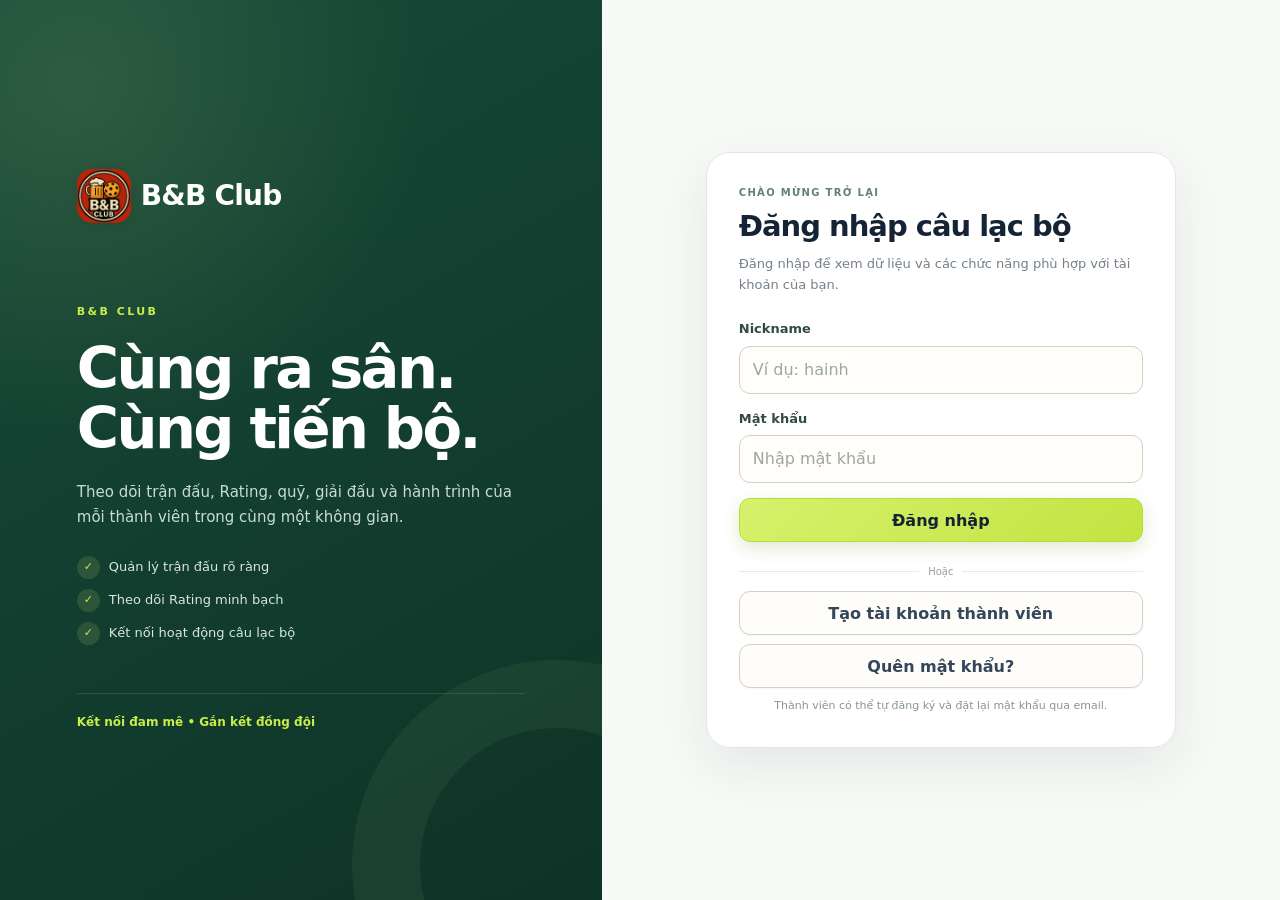
<file: index.html>
<!DOCTYPE html>
<html lang="vi">
<head>
  <meta charset="utf-8">
  <meta
    name="viewport"
    content="width=device-width, initial-scale=1"
  >
  <meta
    name="color-scheme"
    content="light"
  >
  <meta
    name="referrer"
    content="strict-origin-when-cross-origin"
  >

  <title>PICK • Câu lạc bộ Pickleball</title>

  <script src="./_releases/safari-ui-rank-compact-r4-20261029-v1/tailwind-3.4.17.js"></script>
  <script src="./_releases/safari-ui-rank-compact-r4-20261029-v1/supabase.js"></script>
  <script src="./_releases/infra-gcp-exit-p1r10-20261031-v1/config.js?v=infra-gcp-exit-p1r10-20261031-v1"></script>

  <link
    rel="stylesheet"
    href="./_releases/admin-overview-rating-20261031-v1/app.css?v=admin-overview-rating-20261031-v1"
  >
</head>

<body>
  <div id="notice-status" class="sr-only" role="status" aria-atomic="true"></div>
  <div id="notice-alert" class="sr-only" role="alert" aria-atomic="true"></div>
  <noscript>
    <div class="noscript-box">
      Vui lòng bật JavaScript để sử dụng ứng dụng PICK.
    </div>
  </noscript>

  <div
    id="boot"
    role="status"
    class="boot-screen"
  >
    <div class="boot-card">
      <div class="boot-brand">
        PICK<span>.</span>
      </div>

      <p class="boot-text">
        Đang khởi động câu lạc bộ…
      </p>
    </div>
  </div>

  <section
    id="login"
    class="login-layout"
    hidden
    aria-label="Đăng nhập"
  >
    <div class="login-story">
      <div class="login-story-inner">
        <div class="brand brand-light">
          PICK<span>.</span>
        </div>

        <div class="story-copy">
          <p class="login-story-kicker">
            CÂU LẠC BỘ PICKLEBALL
          </p>

          <h1 class="login-story-title">
            Cùng ra sân.<br>
            Cùng tiến bộ.
          </h1>

          <p class="login-story-description">
            Theo dõi trận đấu, Rating, quỹ,
            giải đấu và hành trình của mỗi
            thành viên trong cùng một không gian.
          </p>

          <div class="login-story-points">
            <div class="login-story-point">
              <span class="login-story-point-icon">✓</span>
              <span>Quản lý trận đấu rõ ràng</span>
            </div>

            <div class="login-story-point">
              <span class="login-story-point-icon">✓</span>
              <span>Theo dõi Rating minh bạch</span>
            </div>

            <div class="login-story-point">
              <span class="login-story-point-icon">✓</span>
              <span>Kết nối hoạt động câu lạc bộ</span>
            </div>
          </div>

          <div class="login-story-footer">
            Kết nối đam mê • Gắn kết đồng đội
          </div>
        </div>
      </div>
    </div>

    <div class="login-form">
      <div class="login-card">
        <div class="login-mobile-brand">
          <div class="brand">
            PICK<span>.</span>
          </div>

          <p>
            Club Companion
          </p>
        </div>

        <div class="auth-heading">
          <p class="auth-eyebrow">
            CHÀO MỪNG TRỞ LẠI
          </p>

          <h2 class="auth-title">
            Đăng nhập câu lạc bộ
          </h2>

          <p class="auth-description">
            Đăng nhập để xem dữ liệu và các
            chức năng phù hợp với tài khoản của bạn.
          </p>
        </div>

        <div
          id="login-message"
          role="alert"
          hidden
        ></div>

        <form
          id="login-form"
          class="auth-form"
        >
          <div class="form-group">
            <label for="login-name">
              Nickname
            </label>

            <input
              id="login-name"
              class="field"
              type="text"
              required
              autocomplete="username"
              minlength="3"
              maxlength="32"
              autocapitalize="none"
              spellcheck="false"
              placeholder="Ví dụ: hainh"
            >
          </div>

          <div class="form-group">
            <label for="password">
              Mật khẩu
            </label>

            <input
              id="password"
              class="field"
              type="password"
              required
              autocomplete="current-password"
              placeholder="Nhập mật khẩu"
            >
          </div>

          <button
            id="login-button"
            class="btn primary auth-primary-action"
            type="submit"
          >
            Đăng nhập
          </button>
        </form>

        <div
          id="auth-actions"
          class="auth-secondary-actions"
        >
          <div class="auth-divider">
            <span>
              Hoặc
            </span>
          </div>

          <button
            id="signup-open"
            class="btn auth-secondary-button"
            type="button"
          >
            Tạo tài khoản thành viên
          </button>

          <button
            id="forgot-password-open"
            class="btn auth-link-button"
            type="button"
          >
            Quên mật khẩu?
          </button>

          <p class="auth-help">
            Thành viên có thể tự đăng ký và
            đặt lại mật khẩu qua email.
          </p>
        </div>

        <div
          id="signup-panel"
          class="auth-panel"
          hidden
        >
          <div class="auth-panel-heading">
            <p class="auth-eyebrow">
              THÀNH VIÊN MỚI
            </p>

            <h3>
              Đăng ký thành viên
            </h3>

            <p class="auth-description">
              Tạo tài khoản để tham gia các hoạt động
              của câu lạc bộ.
            </p>
          </div>

          <form
            id="signup-form"
            class="auth-form"
          >
            <div
              id="signup-message"
              role="alert"
              hidden
            ></div>

            <div class="form-group">
              <label for="signup-full-name">
                Họ và tên
              </label>

              <input
                id="signup-full-name"
                class="field"
                type="text"
                required
                maxlength="120"
                autocomplete="name"
                placeholder="Nguyễn Văn A"
              >
            </div>

            <div class="form-group">
              <label for="signup-login-name">
                Nickname
              </label>

              <input
                id="signup-login-name"
                class="field"
                type="text"
                required
                minlength="3"
                maxlength="32"
                autocomplete="username"
                autocapitalize="none"
                spellcheck="false"
                pattern="[A-Za-z0-9._-]{3,32}"
                placeholder="Ví dụ: xuanhai"
              >

              <p class="field-help">
                Dùng để đăng nhập. Chỉ gồm chữ, số, dấu chấm, gạch dưới hoặc gạch ngang.
              </p>
            </div>
            <div class="form-group">
              <label for="signup-email">
                Email
              </label>

              <input
                id="signup-email"
                class="field"
                type="email"
                required
                maxlength="254"
                autocomplete="email"
                placeholder="ban@example.com"
              >
            </div>

            <div class="form-grid auth-form-grid">
              <div class="form-group">
                <label for="signup-phone">
                  Số điện thoại
                </label>

                <input
                  id="signup-phone"
                  class="field"
                  type="tel"
                  maxlength="30"
                  autocomplete="tel"
                  placeholder="09xx xxx xxx"
                >
              </div>

              <div class="form-group">
                <label for="signup-date-of-birth">
                  Ngày sinh
                </label>

                <input
                  id="signup-date-of-birth"
                  class="field"
                  type="date"
                  autocomplete="bday"
                >
              </div>
            </div>

            <div class="form-group">
              <label for="signup-initial-rating">
                Rating tự đánh giá ban đầu
              </label>

              <input
                id="signup-initial-rating"
                class="field"
                type="number"
                required
                step="0.001"
              >

              <p class="field-help">
                Rating ban đầu là mức tự đánh giá.
                Sau các trận Rated được duyệt,
                hệ thống sẽ tự cập nhật Rating.
              </p>
            </div>

            <div class="form-group">
              <label for="signup-password">
                Mật khẩu
              </label>

              <input
                id="signup-password"
                class="field"
                type="password"
                required
                minlength="8"
                autocomplete="new-password"
                placeholder="Tối thiểu 8 ký tự"
              >
            </div>

            <div class="form-group">
              <label for="signup-password-confirm">
                Xác nhận mật khẩu
              </label>

              <input
                id="signup-password-confirm"
                class="field"
                type="password"
                required
                minlength="8"
                autocomplete="new-password"
                placeholder="Nhập lại mật khẩu"
              >
            </div>

            <div class="auth-panel-actions">
              <button
                id="signup-submit"
                class="btn primary"
                type="submit"
              >
                Tạo tài khoản thành viên
              </button>

              <button
                id="signup-cancel"
                class="btn"
                type="button"
              >
                Quay lại đăng nhập
              </button>
            </div>
          </form>
        </div>

        <div
          id="forgot-password-panel"
          class="auth-panel"
          hidden
        >
          <div class="auth-panel-heading">
            <p class="auth-eyebrow">
              KHÔI PHỤC TÀI KHOẢN
            </p>

            <h3>
              Quên mật khẩu
            </h3>

            <p class="auth-description">
              Nhập email đã đăng ký.
              Hệ thống sẽ gửi liên kết để bạn
              tự đặt mật khẩu mới.
            </p>
          </div>

          <form
            id="forgot-password-form"
            class="auth-form"
          >
            <div
              id="forgot-password-message"
              role="alert"
              hidden
            ></div>

            <div class="form-group">
              <label for="forgot-password-email">
                Email
              </label>

              <input
                id="forgot-password-email"
                class="field"
                type="email"
                required
                maxlength="254"
                autocomplete="email"
                placeholder="ban@example.com"
              >
            </div>

            <div class="auth-panel-actions">
              <button
                id="forgot-password-submit"
                class="btn primary"
                type="submit"
              >
                Gửi liên kết đặt lại mật khẩu
              </button>

              <button
                id="forgot-password-cancel"
                class="btn"
                type="button"
              >
                Quay lại đăng nhập
              </button>
            </div>
          </form>
        </div>

        <div
          id="recovery-password-panel"
          class="auth-panel"
          hidden
        >
          <div class="auth-panel-heading">
            <p class="auth-eyebrow">
              BẢO MẬT TÀI KHOẢN
            </p>

            <h3>
              Đặt mật khẩu mới
            </h3>

            <p class="auth-description">
              Nhập mật khẩu mới cho tài khoản của bạn.
            </p>
          </div>

          <form
            id="recovery-password-form"
            class="auth-form"
          >
            <div
              id="recovery-password-message"
              role="alert"
              hidden
            ></div>

            <div class="form-group">
              <label for="recovery-password">
                Mật khẩu mới
              </label>

              <input
                id="recovery-password"
                class="field"
                type="password"
                required
                minlength="8"
                autocomplete="new-password"
                placeholder="Tối thiểu 8 ký tự"
              >
            </div>

            <div class="form-group">
              <label for="recovery-password-confirm">
                Xác nhận mật khẩu mới
              </label>

              <input
                id="recovery-password-confirm"
                class="field"
                type="password"
                required
                minlength="8"
                autocomplete="new-password"
                placeholder="Nhập lại mật khẩu"
              >
            </div>

            <button
              id="recovery-password-submit"
              class="btn primary auth-primary-action"
              type="submit"
            >
              Cập nhật mật khẩu
            </button>
          </form>
        </div>
      </div>
    </div>
  </section>

  <div
    id="app"
    class="shell"
    hidden
  >
    <aside class="sidebar">
      <div class="sidebar-header">
        <div class="brand brand-light">
          PICK<span>.</span>
        </div>

        <p class="sidebar-kicker">
          CLUB COMPANION
        </p>
      </div>

      <nav
        id="nav"
        class="sidebar-nav"
        aria-label="Điều hướng chính"
      ></nav>

      <div class="sidebar-footer">
        <div class="sidebar-footer-dot"></div>

        <div>
          <strong>
            PICK Club
          </strong>

          <span>
            Cùng chơi • Cùng tiến bộ
          </span>
        </div>
      </div>
    </aside>

    <main class="main">
      <header class="topbar">
        <div class="topbar-heading">
          <p class="topbar-eyebrow">
            Không gian câu lạc bộ
          </p>

          <h1
            id="page-title"
            tabindex="-1"
            class="page-title"
          >
            Tổng quan
          </h1>
        </div>

        <div class="topbar-actions">
          <div class="topbar-user">
            <div class="topbar-avatar">
              P
            </div>

            <div class="topbar-user-copy">
              <div
                id="user-name"
                class="topbar-user-name"
              ></div>

              <div
                id="user-role"
                class="topbar-user-role"
              ></div>
            </div>
          </div>

          <div class="topbar-buttons">
            <button
              id="refresh"
              class="btn btn-compact"
              type="button"
            >
              Làm mới
            </button>

            <button
              id="logout"
              class="btn btn-compact"
              type="button"
            >
              Đăng xuất
            </button>
          </div>
        </div>
      </header>

      <div
        id="global-message"
        hidden
      ></div>

      <div class="sync-row">
        <span class="sync-dot"></span>

        <p
          id="sync-status"
          class="muted sync-status"
          role="status"
        ></p>
      </div>

      <div
        id="content"
        class="content"
        aria-busy="false"
      ></div>

      <footer class="app-footer">
        <span>
          PICK
        </span>

        <span>
          Dữ liệu được hiển thị theo quyền tài khoản của bạn.
        </span>
      </footer>
    </main>
  </div>

  <script src="./_releases/safari-ui-rank-compact-r4-20261029-v1/preplay.js?v=safari-ui-rank-compact-r4-20261029-v1"></script>
  <script src="./_releases/safari-ui-rank-compact-r4-20261029-v1/matches.js?v=safari-ui-rank-compact-r4-20261029-v1"></script>
  <script src="./_releases/safari-ui-rank-compact-r4-20261029-v1/players.js?v=safari-ui-rank-compact-r4-20261029-v1"></script>
  <script src="./_releases/safari-ui-rank-compact-r4-20261029-v1/fund.js?v=safari-ui-rank-compact-r4-20261029-v1"></script>
  <script src="./_releases/admin-overview-rating-20261031-v1/account.js?v=admin-overview-rating-20261031-v1"></script>
  <script src="./_releases/safari-ui-rank-compact-r4-20261029-v1/member-analytics.js?v=safari-ui-rank-compact-r4-20261029-v1"></script>
  <script src="./_releases/safari-ui-rank-compact-r4-20261029-v1/member-activity.js?v=safari-ui-rank-compact-r4-20261029-v1"></script>
  <script src="./_releases/safari-ui-rank-compact-r4-20261029-v1/member-birthday.js?v=safari-ui-rank-compact-r4-20261029-v1"></script>
  <script src="./_releases/safari-ui-rank-compact-r4-20261029-v1/member-leaderboards.js?v=safari-ui-rank-compact-r4-20261029-v1"></script>
  <script src="./_releases/admin-overview-rating-20261031-v1/app.js?v=admin-overview-rating-20261031-v1"></script>
</body>
</html>
</file>
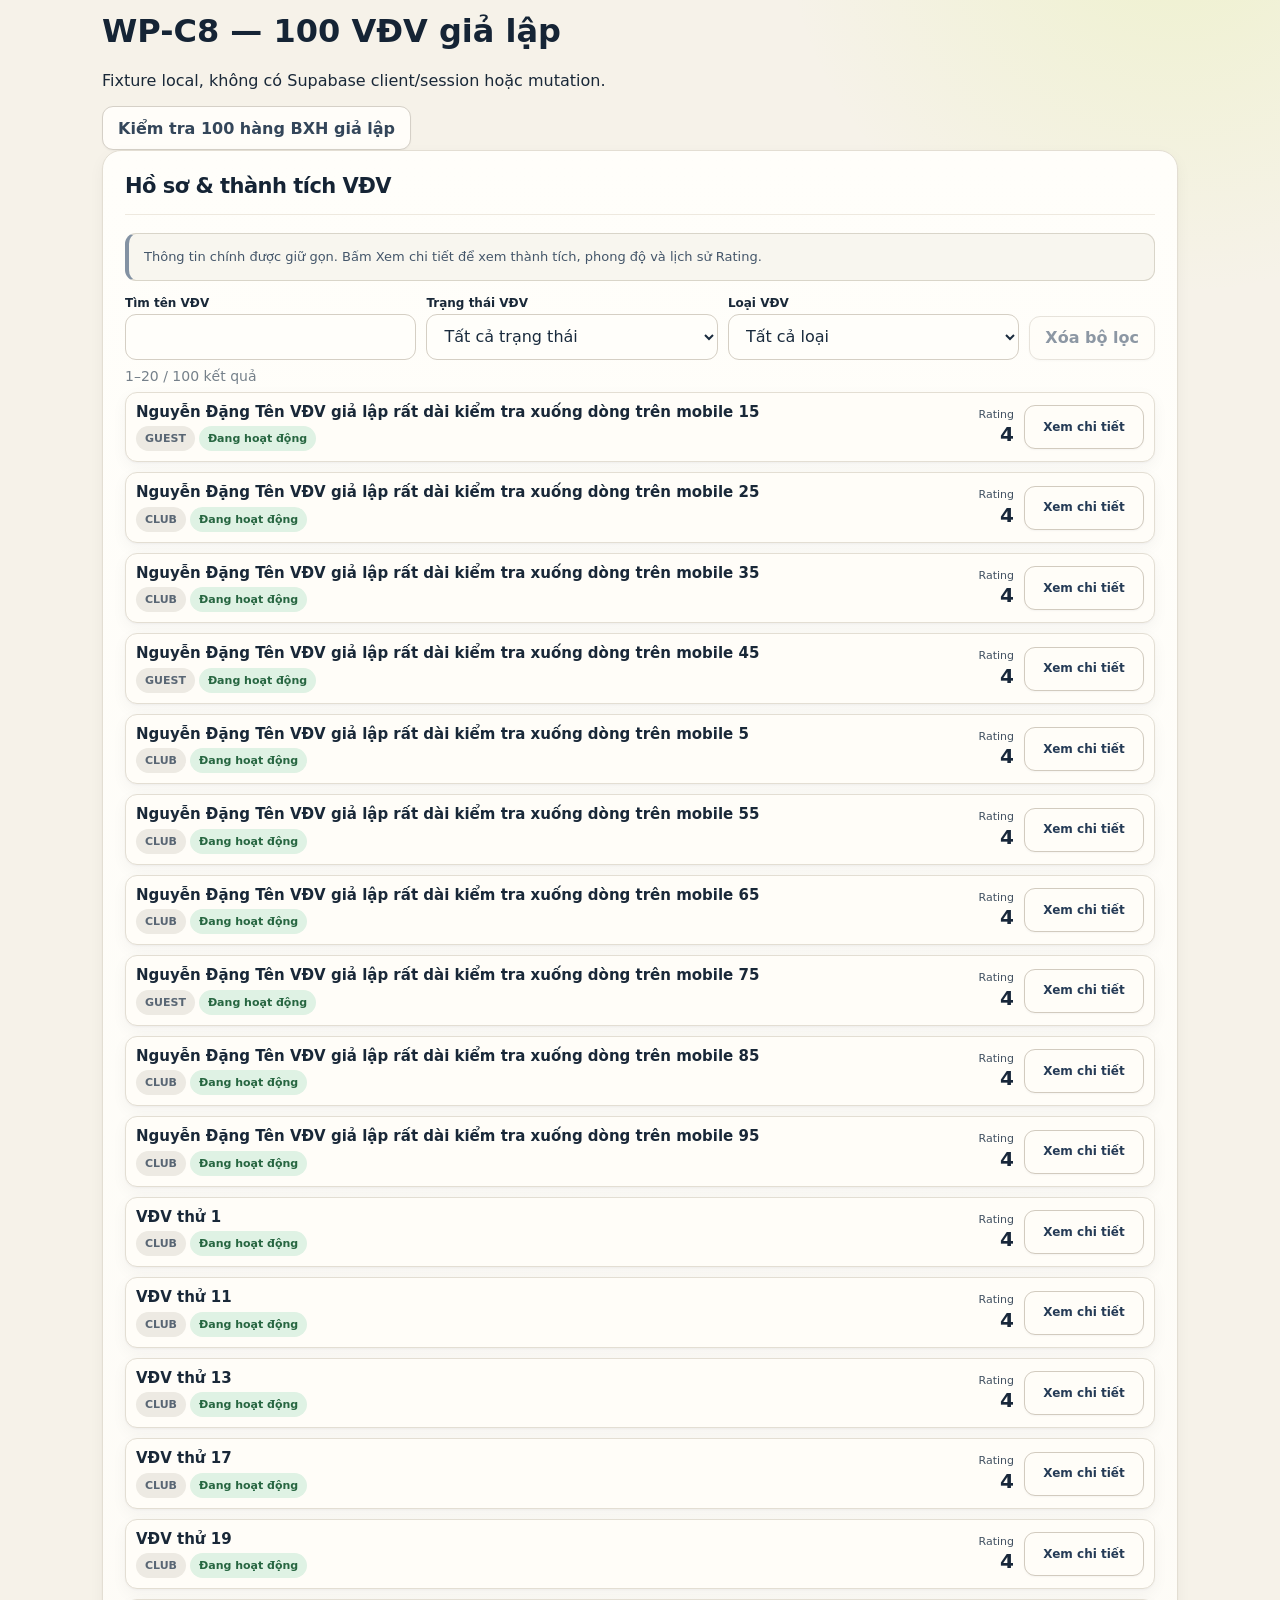
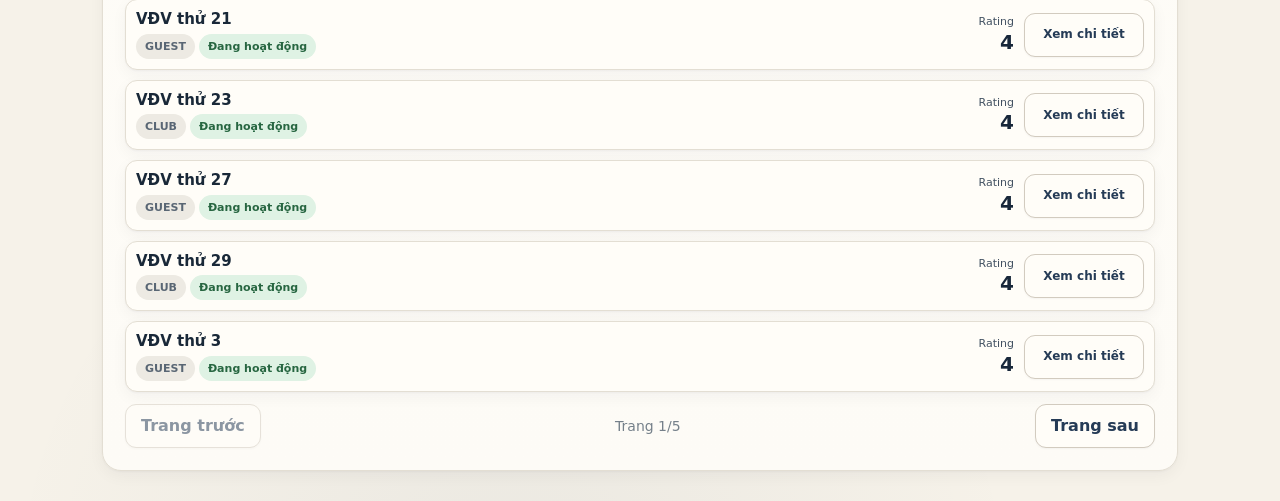
<file: supabase/tests/wp-c8-browser-fixture.html>
<!doctype html>
<html lang="vi">
<meta charset="utf-8">
<meta name="viewport" content="width=device-width, initial-scale=1">
<title>WP-C8 offline list fixture</title>
<link rel="stylesheet" href="../../app.css">
<body>
<main style="max-width:1100px;margin:auto;padding:12px">
  <h1>WP-C8 — 100 VĐV giả lập</h1>
  <p>Fixture local, không có Supabase client/session hoặc mutation.</p>
  <button id="fixture-ranking" class="btn" type="button">Kiểm tra 100 hàng BXH giả lập</button>
  <div id="content"></div>
  <div id="fixture-status" class="sr-only" role="status"></div>
</main>
<script src="../../players.js"></script>
<script>
(async () => {
  const data = Array.from({length:100}, (_, i) => ({id:`fixture-${i}`,
    full_name:i % 5 === 0 ? `Nguyễn Đặng Tên VĐV giả lập rất dài kiểm tra xuống dòng trên mobile ${i}` : `VĐV thử ${i}`,
    player_type:i % 3 ? 'CLUB' : 'GUEST', status:i % 2 ? 'ACTIVE' : 'INACTIVE',
    current_rating:4, initial_rating:4}));
  const state = {session:{user:{id:'offline-fixture'}},profile:{role:'MEMBER'},data:{players:data},errors:{}};
  const el = (tag, text, cls) => { const n=document.createElement(tag); if(text!=null)n.textContent=text; if(cls)n.className=cls; return n; };
  const context = {
    $:id=>document.getElementById(id),state,client:null,
    isAdmin:()=>false,canManageMembers:()=>false,canManagePlayers:()=>false,canManagePlayerLifecycle:()=>false,
    button:(text,fn,cls='btn')=>{const n=el('button',text,cls);n.type='button';n.addEventListener('click',fn);return n;},
    el,rows:table=>state.data[table]||[],raw:v=>String(v??''),upper:v=>String(v||'').toUpperCase(),number:v=>String(v??'—'),
    sources:()=>{},panel:(title,parent)=>{const n=el('section',null,'panel');n.append(el('h2',title));parent.append(n);return n;},
    notice:(_node,text)=>{document.getElementById('fixture-status').textContent=text;},
    playerName:id=>data.find(p=>p.id===id)?.full_name||id,CURRENT_RATING_VERSION:'v1'
  };
  const app = await (await fetch('../../app.js')).text();
  const helper=app.slice(app.indexOf('// WP-C8 SHARED LIST START'),app.indexOf('// WP-C8 SHARED LIST END'));
  const fold=v=>String(v).normalize('NFD').replace(/[\u0300-\u036f]/g,'').replace(/đ/g,'d').replace(/Đ/g,'D').toLowerCase();
  context.paginatedList=new Function('state','el','button','notice','fold',helper+';return paginatedList;')(state,el,context.button,context.notice,fold);
  window.PickPlayers.create(context).playersPage();
  document.getElementById('fixture-ranking').addEventListener('click', () => {
    const root = document.getElementById('content'); root.replaceChildren();
    const list = el('div', null, 'ranking-list ui-card-list');
    root.className = 'ranking-ui';
    context.paginatedList({root, key:'fixture-ranking', data:data.map((p,i)=>({...p,rank:i+1})), content:list,
      searchLabel:'Tìm tên VĐV trong BXH', searchText:p=>p.full_name,
      renderRows(rows) {
        list.replaceChildren();
        rows.forEach(p=>{
          const card=el('div',null,'ranking-card ui-compact-card');
          const header=el('div',null,'ranking-header');
          header.append(el('div',`#${p.rank}`,'ranking-position'),el('h3',p.full_name,'ranking-name'));
          for(const [cls,label,value] of [['ranking-rating','Rating','4'],['ranking-matches','Trận Rated','5']]) {
            const field=el('div',null,cls);field.append(el('span',label,'ranking-label'),el('strong',value,'ranking-value'));header.append(field);
          }
          card.append(header);list.append(card);
        });
      }
    });
  });
})().catch(error=>{document.getElementById('content').textContent=error.message;});
</script>
</body>
</html>
</file>
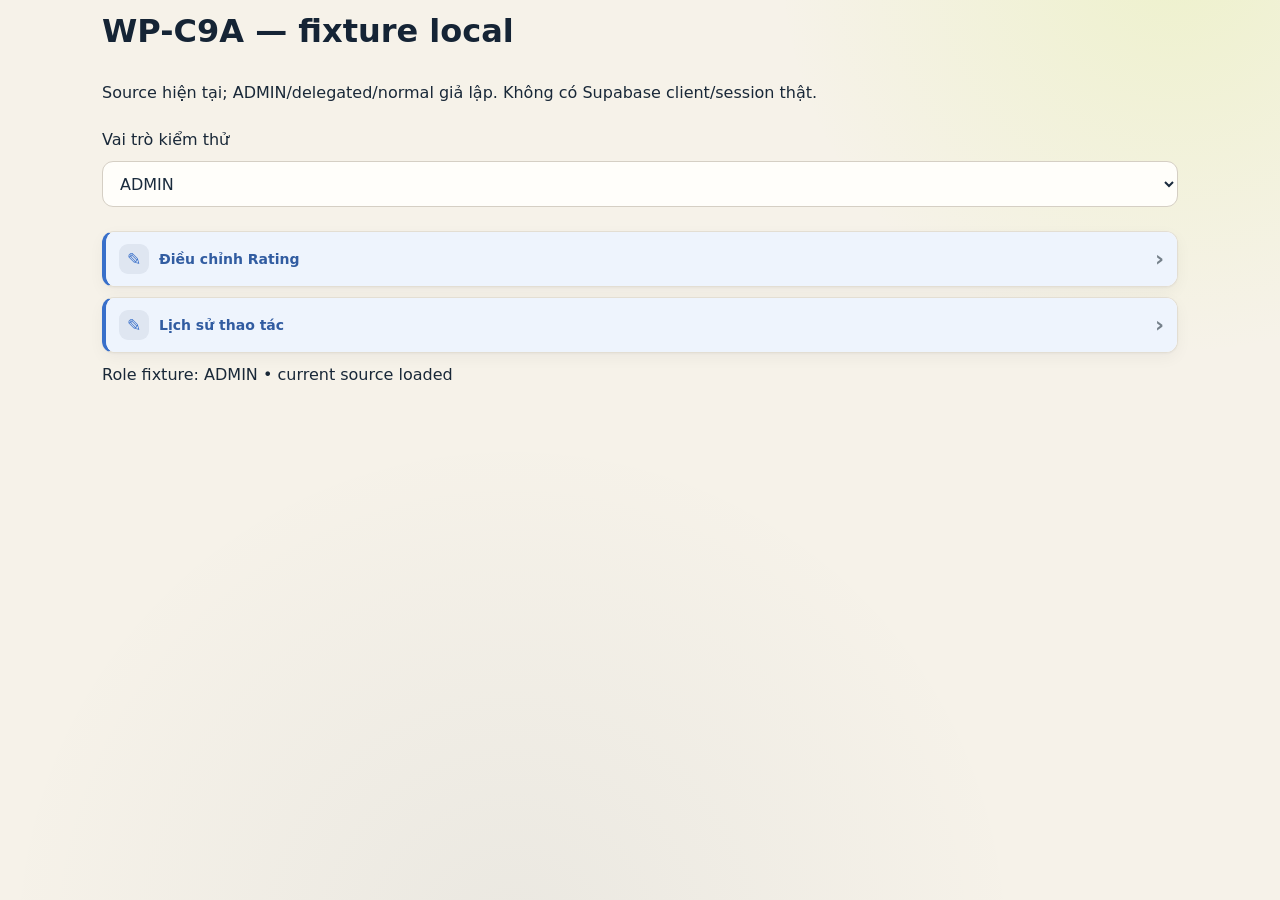
<file: supabase/tests/wp-c9-browser-fixture.html>
<!doctype html>
<html lang="vi">
<meta charset="utf-8">
<meta name="viewport" content="width=device-width, initial-scale=1">
<title>WP-C9A offline capability workflow</title>
<link rel="stylesheet" href="../../app.css">
<body>
<main class="account-ui" style="max-width:1100px;margin:auto;padding:12px">
<h1>WP-C9A — fixture local</h1>
<p>Source hiện tại; ADMIN/delegated/normal giả lập. Không có Supabase client/session thật.</p>
<label for="fixture-role">Vai trò kiểm thử</label>
<select id="fixture-role" class="field">
  <option value="ADMIN">ADMIN</option>
  <option value="rating">MEMBER chỉ can_adjust_rating</option>
  <option value="audit">MEMBER chỉ can_view_audit</option>
  <option value="both">MEMBER có cả hai capability</option>
  <option value="normal">MEMBER thường</option>
</select>
<div id="global-message"></div><div id="content"></div>
<div id="notice-status" class="sr-only" role="status"></div>
<div id="notice-alert" class="sr-only" role="alert"></div>
<p id="fixture-result" role="status">Đang tải current source…</p>
</main>
<script>
(async () => {
  const [app,players,account] = await Promise.all(['app.js','players.js','account.js'].map(file =>
    fetch('../../'+file, {cache:'no-store'}).then(result=>result.text())));
  const state={generation:1,page:'players',session:{user:{id:'offline-fixture'}},profile:{role:'ADMIN'}};
  const el=(tag,text,cls)=>{const n=document.createElement(tag);if(text!=null)n.textContent=text;if(cls)n.className=cls;return n;};
  const $=id=>document.getElementById(id);
  const button=(label,fn,cls='btn')=>{const n=el('button',label,cls);n.type='button';n.addEventListener('click',fn);return n;};
  const panel=(title,parent)=>{const n=el('section',null,'panel');n.append(el('h2',title));parent.append(n);return n;};
  const between=(source,a,b)=>source.slice(source.indexOf(a),source.indexOf(b,source.indexOf(a)));
  const accordion=new Function('el','state','document',between(app,'// WP-C4 SHARED ACTION ACCORDION START','// WP-C4 SHARED ACTION ACCORDION END')+';return actionAccordion;')(el,state,document);
  const notice=new Function('$',between(app,'// WP-C7 SHARED NOTICE START','// WP-C7 SHARED NOTICE END')+';return notice;')($);
  let role='ADMIN';
  const ratingAllowed=()=>role==='ADMIN'||role==='rating'||role==='both';
  const auditAllowed=()=>role==='ADMIN'||role==='audit'||role==='both';
  const client={rpc:async (name,p)=>{
    $('fixture-result').textContent='Fixture RPC: '+name+' (production mutation = NO)';
    if(name==='record_rating_adjustment_active')return {data:{success:true,player_id:p.p_player_id,adjustment_id:'offline-confirmed'}};
    if(name==='get_audit_events')return {data:{page_size:30,offset:p.p_offset,has_more:p.p_offset===0,
      events:Array.from({length:3},(_,i)=>({id:'00000000-0000-0000-0000-'+String(i+p.p_offset).padStart(12,'0'),
        created_at:'2026-10-07T08:00:00Z',actor_id:'00000000-0000-0000-0000-000000000001',
        action:'RECORD_RATING_ADJUSTMENT',entity_type:'rating_adjustments',target_id:'00000000-0000-0000-0000-000000000010',summary:'Ghi điều chỉnh Rating'}))}};
    throw new Error('Unexpected fixture RPC');
  }};
  const context={state,el,$,panel,button,actionAccordion:accordion,notice,client,
    canAdjustRating:ratingAllowed,canViewAudit:auditAllowed,
    rows:()=>[{id:'00000000-0000-0000-0000-000000000010',full_name:'Nguyễn Đặng Tên VĐV fixture rất dài kiểm tra mobile',current_rating:4}],
    raw:String,number:String,date:value=>new Date(value).toLocaleString('vi-VN'),explain:e=>e.message||e.code,
    load:async()=>{},render:()=>{$('fixture-result').textContent='Fixture Rating success — production mutation = NO';}};
  const manual=new Function(...Object.keys(context),between(players,'    function manualRatingAdjustmentForm(','    function playersPage()')+';return manualRatingAdjustmentForm;')(...Object.values(context));
  const audit=new Function(...Object.keys(context),between(account,'      function auditWorkspace(','      function admin()')+';return auditWorkspace;')(...Object.values(context));
  function mount(){
    state.generation++;state.writeBusy=false;$('content').replaceChildren();
    if(ratingAllowed())accordion({root:$('content'),title:'Điều chỉnh Rating',semantic:'info',render:body=>manual(body)});
    if(auditAllowed())audit($('content'));
    if(!ratingAllowed()&&!auditAllowed())$('content').append(el('p','Không có thao tác quản trị theo capability này.','muted'));
    $('fixture-result').textContent='Role fixture: '+role+' • current source loaded';
  }
  $('fixture-role').addEventListener('change',event=>{role=event.target.value;mount();});mount();
})().catch(error=>{document.getElementById('fixture-result').textContent='Fixture failed: '+error.message;});
</script>
</html>
</file>
<file: _releases/admin-overview-rating-20261031-v1/app.css>
:root{
  font-family:
    Inter,
    ui-sans-serif,
    system-ui,
    -apple-system,
    BlinkMacSystemFont,
    "Segoe UI",
    sans-serif;

  color:#17332a;
  background:#f3f6f4;
  font-synthesis:none;

  --brand:#175c45;
  --brand-2:#226f55;
  --brand-dark:#103e30;
  --brand-deep:#0b3025;
  --lime:#d7f28a;

  --bg:#f3f6f4;
  --surface:#ffffff;
  --surface-2:#f8faf9;
  --surface-3:#eef3f0;

  --text:#17332a;
  --text-2:#385047;
  --muted:#718078;
  --soft:#93a098;

  --border:#dce5df;
  --border-strong:#c9d6ce;

  --green:#22834e;
  --green-bg:#ebf8ef;

  --blue:#386fca;
  --blue-bg:#eef4fd;

  --purple:#7a48b8;
  --purple-bg:#f5f0fc;

  --amber:#ac701b;
  --amber-bg:#fff6e5;

  --red:#b34a3e;
  --red-bg:#fff0ee;

  --shadow-1:
    0 1px 2px rgba(13,42,31,.035),
    0 4px 14px rgba(13,42,31,.035);

  --shadow-2:
    0 8px 24px rgba(13,42,31,.065),
    0 2px 6px rgba(13,42,31,.035);

  --shadow-3:
    0 18px 50px rgba(13,42,31,.12);

  --r-sm:10px;
  --r:14px;
  --r-lg:19px;
  --r-xl:25px;

  --sidebar:248px;
  --ease:160ms ease;
}

*{
  box-sizing:border-box;
}

html{
  min-height:100%;
  background:var(--bg);
}

body{
  margin:0;
  min-width:0;
  min-height:100vh;

  color:var(--text);

  background:
    radial-gradient(
      circle at 100% 0,
      rgba(215,242,138,.11),
      transparent 30rem
    ),
    var(--bg);

  -webkit-font-smoothing:antialiased;
  text-rendering:optimizeLegibility;
}

button,
input,
select,
textarea{
  font:inherit;
}

button{
  cursor:pointer;
}

button:disabled{
  cursor:not-allowed;
  opacity:.52;
}

[hidden]{
  display:none!important;
}

::selection{
  background:#dcefa6;
  color:#12372a;
}


/* =========================================================
   ACCESSIBILITY
   ========================================================= */

button:focus-visible,
a:focus-visible,
input:focus-visible,
select:focus-visible,
textarea:focus-visible,
summary:focus-visible,
[tabindex]:focus-visible{
  outline:3px solid rgba(13,148,136,.40);
  outline-offset:2px;
}

.sr-only{
  position:absolute;
  width:1px;
  height:1px;
  padding:0;
  margin:-1px;
  overflow:hidden;
  clip:rect(0,0,0,0);
  white-space:nowrap;
  border:0;
}


/* =========================================================
   TYPOGRAPHY
   ========================================================= */

h1,
h2,
h3,
h4,
h5,
p{
  margin-top:0;
}

h1,
h2,
h3,
h4,
h5{
  color:#132d24;
}

h2{
  margin-bottom:17px;
  font-size:21px;
  line-height:1.3;
  font-weight:780;
  letter-spacing:-.025em;
}

h3{
  font-weight:740;
}

h4{
  font-weight:720;
}

.muted{
  color:var(--muted);
  font-size:14px;
}

.opacity-60{
  opacity:.60;
}

.opacity-70{
  opacity:.70;
}


/* =========================================================
   BUTTON SYSTEM
   ========================================================= */

.btn{
  display:inline-flex;
  align-items:center;
  justify-content:center;
  gap:8px;

  min-height:44px;
  padding:10px 15px;

  border:1px solid var(--border-strong);
  border-radius:11px;

  background:#fff;
  color:#29493c;

  font-weight:680;
  line-height:1.2;

  box-shadow:
    0 1px 1px rgba(13,42,31,.025);

  transition:
    background var(--ease),
    border-color var(--ease),
    color var(--ease),
    box-shadow var(--ease),
    transform var(--ease);
}

.btn:hover:not(:disabled){
  border-color:#afc1b6;
  background:#f5f9f6;
  box-shadow:var(--shadow-1);
  transform:translateY(-1px);
}

.btn:active:not(:disabled){
  transform:translateY(0);
}

.btn.primary,
.primary{
  border-color:var(--brand);
  background:
    linear-gradient(
      135deg,
      var(--brand-2),
      var(--brand)
    );
  color:#fff;

  box-shadow:
    0 5px 15px rgba(23,92,69,.16);
}

.btn.primary:hover:not(:disabled),
.primary:hover:not(:disabled){
  border-color:var(--brand-dark);
  background:
    linear-gradient(
      135deg,
      var(--brand),
      var(--brand-dark)
    );
  color:#fff;
}

.btn.danger,
.danger{
  border-color:#edc8c3;
  background:#fff;
  color:#a63f34;
}

.btn.danger:hover:not(:disabled),
.danger:hover:not(:disabled){
  background:var(--red-bg);
  border-color:#e7b8b2;
}

.btn-compact{
  min-height:44px;
  padding:8px 11px;
  font-size:12px;
}


/* =========================================================
   FORM SYSTEM
   ========================================================= */

.field,
input.border,
select.border,
textarea.border{
  width:100%;
  min-height:46px;

  padding:11px 13px;

  border:1px solid var(--border-strong);
  border-radius:11px;

  background:#fff;
  color:var(--text);

  transition:
    border-color var(--ease),
    box-shadow var(--ease),
    background var(--ease);
}

.field:hover,
input.border:hover,
select.border:hover,
textarea.border:hover{
  border-color:#afc1b6;
}

.field:focus,
input.border:focus,
select.border:focus,
textarea.border:focus{
  outline:none;
  border-color:#548f77;
  box-shadow:
    0 0 0 4px rgba(23,92,69,.09);
}

.field::placeholder,
input::placeholder,
textarea::placeholder{
  color:#9ba79f;
}

.field:disabled,
.field[readonly]{
  background:#f2f5f3;
  color:#65756d;
}

textarea.field{
  min-height:105px;
  resize:vertical;
  line-height:1.55;
}

.form-grid{
  display:grid;
  grid-template-columns:
    repeat(2,minmax(0,1fr));
  gap:15px;
}

.form-group{
  min-width:0;
}

.form-group label{
  display:block;
  margin-bottom:7px;

  color:#314b40;

  font-size:13px;
  font-weight:700;
}

.field-help{
  margin:8px 2px 0;
  color:var(--muted);
  font-size:12px;
  line-height:1.55;
}

.form-actions{
  display:flex;
  flex-wrap:wrap;
  gap:9px;
  margin-top:19px;
}


/* =========================================================
   FEEDBACK / NOTICES
   ========================================================= */

.notice{
  margin-bottom:15px;
  padding:13px 15px;

  border:1px solid #d7e5dc;
  border-left:4px solid #78a98e;
  border-radius:11px;

  background:#f0f6f2;
  color:#315543;

  font-size:13px;
  line-height:1.55;
}

.notice.error,
.error{
  border-color:#efcac5;
  border-left-color:var(--red);
  background:var(--red-bg);
  color:#963a30;
}

.notice.success,
.success{
  border-color:#cce7d4;
  border-left-color:var(--green);
  background:var(--green-bg);
  color:#286441;
}


/* =========================================================
   GLOBAL CARD / PANEL SYSTEM
   ========================================================= */

.panel{
  position:relative;

  margin-bottom:18px;
  padding:22px;

  border:1px solid var(--border);
  border-radius:var(--r-lg);

  background:
    linear-gradient(
      180deg,
      rgba(255,255,255,.98),
      rgba(253,254,253,.98)
    );

  box-shadow:var(--shadow-1);
}

.panel > h2:first-child{
  margin-bottom:18px;
  padding-bottom:13px;

  border-bottom:1px solid #edf1ee;
}

#content > .panel,
#content > section.panel{
  animation:uiEnter 180ms ease both;
}

@keyframes uiEnter{
  from{
    opacity:0;
    transform:translateY(3px);
  }

  to{
    opacity:1;
    transform:none;
  }
}


/* =========================================================
   SUMMARY / KPI
   ========================================================= */

.stat{
  position:relative;
  overflow:hidden;

  min-width:0;
  padding:18px;

  border:1px solid var(--border);
  border-radius:16px;

  background:
    linear-gradient(
      145deg,
      #fff,
      #fafcfb
    );

  box-shadow:var(--shadow-1);

  transition:
    transform var(--ease),
    box-shadow var(--ease),
    border-color var(--ease);
}

.stat::after{
  content:"";

  position:absolute;
  right:-26px;
  top:-27px;

  width:70px;
  height:70px;

  border-radius:50%;
  background:rgba(215,242,138,.10);
}

.stat:hover{
  transform:translateY(-2px);
  border-color:#cddad1;
  box-shadow:var(--shadow-2);
}

.stat .muted:first-child{
  color:#78877f;
  font-size:11px;
  font-weight:760;
  letter-spacing:.025em;
}

.stat strong{
  display:block;

  margin-top:7px;

  color:#173f2e;

  font-size:clamp(24px,3vw,31px);
  line-height:1.1;
  font-weight:800;
  letter-spacing:-1px;
}


/* =========================================================
   HERO
   ========================================================= */

.hero{
  position:relative;
  overflow:hidden;

  margin-bottom:21px;
  padding:
    clamp(23px,3vw,31px);

  border-radius:22px;

  background:
    radial-gradient(
      circle at 93% 5%,
      rgba(215,242,138,.18),
      transparent 18rem
    ),
    linear-gradient(
      135deg,
      #174a38,
      #10382b
    );

  color:#fff;

  box-shadow:
    0 14px 34px rgba(13,53,40,.13);
}

.hero::after{
  content:"";

  position:absolute;
  top:-96px;
  right:-74px;

  width:235px;
  height:235px;

  border:34px solid rgba(215,242,138,.07);
  border-radius:50%;

  pointer-events:none;
}

.hero h1,
.hero h2,
.hero h3{
  color:#fff;
}

.hero .btn{
  position:relative;
  z-index:1;

  border-color:rgba(255,255,255,.25);
  background:#fff;
  color:#174a38;
}

.hero .btn:hover{
  background:#f2f7f3;
}


/* =========================================================
   BADGES
   ========================================================= */

.badge{
  display:inline-flex;
  align-items:center;
  justify-content:center;

  min-height:25px;
  padding:4px 9px;

  border-radius:999px;

  background:#edf2ef;
  color:#586a60;

  font-size:11px;
  font-weight:740;
  line-height:1;
  white-space:nowrap;
}

.badge.good{
  background:#e5f4e9;
  color:#267046;
}

.badge.pending{
  background:#fff3dc;
  color:#97631c;
}

.badge.bad{
  background:#fae9e7;
  color:#a2463a;
}


/* =========================================================
   TABLES
   ========================================================= */

.table-wrap{
  position:relative;

  width:100%;
  overflow:auto;

  border:1px solid var(--border);
  border-radius:13px;

  background:#fff;

  scrollbar-width:thin;
  scrollbar-color:#bdcac2 transparent;
}

table{
  width:100%;
  min-width:650px;

  border-collapse:separate;
  border-spacing:0;

  font-size:13px;
}

th{
  position:sticky;
  top:0;
  z-index:2;

  padding:11px 14px;

  border-bottom:1px solid var(--border);

  background:#f3f7f4;
  color:#697a71;

  text-align:left;
  font-size:10px;
  font-weight:800;
  letter-spacing:.035em;
  text-transform:uppercase;
  white-space:nowrap;
}

td{
  max-width:420px;

  padding:13px 14px;

  border-top:1px solid #edf1ee;

  color:#2c4238;

  vertical-align:middle;

  white-space:normal;
  overflow-wrap:anywhere;
}

tbody tr:first-child td{
  border-top:0;
}

tbody tr{
  transition:background var(--ease);
}

tbody tr:hover{
  background:#fafcfb;
}

td:first-child{
  font-weight:660;
}

.tools{
  display:flex;
  flex-wrap:wrap;
  align-items:center;
  gap:9px;

  margin-bottom:15px;
}

.tools .field{
  width:auto;
  min-width:190px;
  max-width:100%;
}

.pager{
  display:flex;
  align-items:center;
  justify-content:space-between;

  gap:10px;
  flex-wrap:wrap;

  margin-top:14px;
}


/* =========================================================
   BRAND
   ========================================================= */

.brand{
  display:flex;
  align-items:center;
  gap:10px;

  min-width:0;

  color:var(--brand);
  line-height:1;
}

.club-brand-logo{
  display:block;

  width:42px;
  height:42px;

  flex:0 0 42px;

  border-radius:12px;

  object-fit:cover;

  background:#fff;

  box-shadow:
    0 2px 8px rgba(10,40,29,.12);
}

.club-brand-name{
  min-width:0;

  overflow:hidden;
  text-overflow:ellipsis;
  white-space:nowrap;

  color:var(--brand);

  font-size:22px;
  font-weight:860;
  letter-spacing:-.8px;
}

.brand-light .club-brand-name{
  color:#fff;
}

.login-story .club-brand-logo{
  width:54px;
  height:54px;
  flex-basis:54px;
  border-radius:15px;
}

.login-story .club-brand-name{
  font-size:28px;
}

.sidebar .club-brand-logo{
  width:38px;
  height:38px;
  flex-basis:38px;
  border-radius:11px;
}

.sidebar .club-brand-name{
  font-size:18px;
}

.login-mobile-brand .club-brand-logo{
  width:44px;
  height:44px;
  flex-basis:44px;
}

.login-mobile-brand .club-brand-name{
  font-size:22px;
}


/* =========================================================
   BOOT
   ========================================================= */

.boot-screen{
  display:grid;
  min-height:100vh;
  place-items:center;

  padding:24px;

  background:
    radial-gradient(
      circle at 50% 30%,
      rgba(215,242,138,.18),
      transparent 24rem
    ),
    #f5f7f5;
}

.boot-card{
  width:min(390px,100%);
  padding:32px;

  border:1px solid var(--border);
  border-radius:22px;

  background:#fff;

  text-align:center;

  box-shadow:var(--shadow-2);
}

.boot-brand{
  color:var(--brand);
  font-size:33px;
  font-weight:900;
}

.boot-brand span{
  color:#9fbe42;
}

.boot-text{
  margin:11px 0 0;
  color:var(--muted);
}

.noscript-box{
  width:min(520px,calc(100% - 32px));
  margin:30px auto;
  padding:17px;

  border:1px solid #efcbc6;
  border-radius:13px;

  background:var(--red-bg);
  color:#92372d;
}


/* =========================================================
   LOGIN
   ========================================================= */

.login-layout{
  display:grid;

  grid-template-columns:
    minmax(360px,.94fr)
    minmax(460px,1.06fr);

  min-height:100vh;

  background:#f7f9f7;
}

.login-story{
  position:relative;
  overflow:hidden;

  display:flex;
  align-items:center;

  min-height:100vh;

  padding:
    clamp(38px,6vw,86px);

  background:
    radial-gradient(
      circle at 13% 10%,
      rgba(215,242,138,.12),
      transparent 22rem
    ),
    linear-gradient(
      150deg,
      #174a38,
      #0e3327
    );

  color:#fff;
}

.login-story::after{
  content:"";

  position:absolute;
  right:-160px;
  bottom:-170px;

  width:410px;
  height:410px;

  border:68px solid rgba(215,242,138,.055);
  border-radius:50%;
}

.login-story-inner{
  position:relative;
  z-index:1;

  width:min(520px,100%);
  margin:auto;
}

.login-story-kicker{
  margin:
    clamp(58px,9vh,105px)
    0 18px;

  color:var(--lime);

  font-size:11px;
  font-weight:800;
  letter-spacing:.22em;
}

.login-story-title{
  margin-bottom:20px;

  color:#fff;

  font-size:
    clamp(38px,4.5vw,62px);

  font-weight:830;
  line-height:1.05;
  letter-spacing:-.045em;
}

.login-story-description{
  max-width:450px;
  margin-bottom:25px;

  color:#c8ddd0;

  font-size:15px;
  line-height:1.7;
}

.login-story-points{
  display:grid;
  gap:10px;
  margin-top:25px;
}

.login-story-point{
  display:flex;
  align-items:center;
  gap:9px;

  color:#d8e7dc;

  font-size:13px;
}

.login-story-point-icon{
  display:grid;
  place-items:center;

  width:23px;
  height:23px;

  flex:0 0 23px;

  border-radius:50%;

  background:rgba(215,242,138,.13);
  color:var(--lime);

  font-size:11px;
  font-weight:800;
}

.login-story-footer{
  margin-top:48px;
  padding-top:19px;

  border-top:1px solid rgba(255,255,255,.11);

  color:var(--lime);

  font-size:12px;
  font-weight:650;
}

.login-form{
  display:flex;
  align-items:center;
  justify-content:center;

  min-width:0;

  padding:
    38px
    clamp(24px,5vw,70px);
}

.login-card{
  width:100%;
  max-width:470px;

  padding:32px;

  border:1px solid #e1e8e3;
  border-radius:24px;

  background:rgba(255,255,255,.94);

  box-shadow:
    0 18px 50px rgba(13,42,31,.08);

  backdrop-filter:blur(10px);
}

.login-mobile-brand{
  display:none;
}

.auth-heading{
  margin-bottom:24px;
}

.auth-eyebrow{
  margin-bottom:8px;

  color:#668076;

  font-size:10px;
  font-weight:780;
  letter-spacing:.13em;
}

.auth-title{
  margin-bottom:8px;

  font-size:29px;
  font-weight:800;
  letter-spacing:-.035em;
}

.auth-description{
  margin-bottom:0;

  color:var(--muted);

  font-size:13px;
  line-height:1.6;
}

.auth-form{
  display:grid;
  gap:15px;
}

.auth-primary-action{
  width:100%;
}

.auth-secondary-actions{
  display:grid;
  gap:9px;

  margin-top:20px;
}

.auth-divider{
  display:flex;
  align-items:center;
  gap:9px;

  margin:2px 0 3px;

  color:#94a198;

  font-size:10px;
}

.auth-divider::before,
.auth-divider::after{
  content:"";
  flex:1;
  height:1px;
  background:#e5ebe7;
}

.auth-secondary-button{
  width:100%;
}

.auth-link-button{
  width:100%;

  border-color:transparent;
  background:transparent;

  box-shadow:none;

  color:#456a5a;
}

.auth-link-button:hover{
  border-color:transparent!important;
  background:#f4f8f5!important;
  box-shadow:none!important;
}

.auth-help{
  margin:1px 0 0;

  color:#87968e;

  text-align:center;

  font-size:11px;
  line-height:1.5;
}

.auth-panel{
  margin-top:22px;
  padding-top:22px;

  border-top:1px solid #e8ede9;
}

.auth-panel-heading{
  margin-bottom:18px;
}

.auth-panel-heading h3{
  margin-bottom:7px;

  font-size:21px;
}

.auth-panel-actions{
  display:grid;
  gap:9px;
}

.auth-form-grid{
  gap:11px;
}


/* =========================================================
   APP LAYOUT
   ========================================================= */

.shell{
  display:grid;

  grid-template-columns:
    var(--sidebar)
    minmax(0,1fr);

  min-height:100vh;
}

.sidebar{
  position:sticky;
  top:0;

  display:flex;
  flex-direction:column;

  height:100vh;

  padding:25px 15px 17px;

  overflow:hidden;

  background:
    radial-gradient(
      circle at 0 0,
      rgba(215,242,138,.07),
      transparent 13rem
    ),
    linear-gradient(
      180deg,
      #174536,
      #11372b
    );

  color:#fff;
}

.sidebar-header{
  padding:0 10px;
}

.sidebar-kicker{
  margin:6px 0 22px;

  color:#9bb9a7;

  font-size:9px;
  font-weight:730;
  letter-spacing:.15em;
}

.sidebar-nav{
  min-height:0;
  overflow:auto;
  scrollbar-width:none;
}

.sidebar-nav::-webkit-scrollbar{
  display:none;
}

.nav-item{
  display:flex;
  align-items:center;
  gap:10px;

  width:100%;
  min-height:45px;

  margin:3px 0;
  padding:10px 12px;

  border:1px solid transparent;
  border-radius:10px;

  background:transparent;
  color:#bfd2c6;

  text-align:left;

  font-size:12px;
  font-weight:620;
  white-space:nowrap;

  transition:
    background var(--ease),
    color var(--ease),
    border-color var(--ease),
    transform var(--ease);
}

.nav-item:hover{
  background:rgba(255,255,255,.075);
  color:#fff;
  transform:translateX(2px);
}

.nav-item[aria-current=page]{
  border-color:rgba(215,242,138,.16);

  background:
    linear-gradient(
      135deg,
      #d9f38e,
      #c6e46d
    );

  color:#15382b;

  font-weight:780;

  box-shadow:
    0 7px 17px rgba(9,39,28,.12);
}

.nav-icon{
  display:grid;
  place-items:center;

  width:23px;

  flex:0 0 23px;

  font-size:16px;
}

.sidebar-footer{
  display:flex;
  align-items:center;
  gap:9px;

  margin-top:auto;
  padding:16px 10px 2px;

  border-top:1px solid rgba(255,255,255,.08);

  color:#aec4b7;

  font-size:10px;
}

.sidebar-footer strong{
  display:block;
  color:#e6efe9;
}

.sidebar-footer span{
  display:block;
  margin-top:2px;
  font-size:9px;
}

.sidebar-footer-dot{
  width:7px;
  height:7px;

  flex:0 0 7px;

  border-radius:50%;

  background:var(--lime);

  box-shadow:
    0 0 0 4px rgba(215,242,138,.08);
}

.main{
  width:100%;
  max-width:1560px;

  min-width:0;

  margin:auto;

  padding:
    24px
    clamp(22px,3vw,40px)
    36px;
}

.topbar{
  display:flex;
  align-items:center;
  justify-content:space-between;

  gap:20px;

  margin-bottom:7px;
}

.topbar-eyebrow{
  margin-bottom:3px;

  color:#7b8b82;

  font-size:10px;
  font-weight:700;
  letter-spacing:.04em;
}

.page-title{
  margin:0;

  color:#17352a;

  font-size:
    clamp(23px,3vw,29px);

  line-height:1.15;
  font-weight:810;
  letter-spacing:-.03em;
}

.topbar-actions{
  display:flex;
  align-items:center;
  justify-content:flex-end;

  gap:14px;

  min-width:0;
}

.topbar-user{
  display:flex;
  align-items:center;
  gap:9px;

  min-width:0;
}

.topbar-avatar{
  display:grid;
  place-items:center;

  width:37px;
  height:37px;

  flex:0 0 37px;

  border-radius:11px;

  background:
    linear-gradient(
      135deg,
      #dff2a5,
      #c7e66d
    );

  color:#19412f;

  font-size:13px;
  font-weight:850;
}

.topbar-user-name{
  max-width:185px;

  overflow:hidden;
  text-overflow:ellipsis;
  white-space:nowrap;

  color:#243e34;

  font-size:12px;
  font-weight:730;
}

.topbar-user-role{
  margin-top:2px;

  color:#819087;

  font-size:10px;
}

.topbar-buttons{
  display:flex;
  gap:7px;
}

.sync-row{
  display:flex;
  align-items:center;
  gap:6px;

  min-height:25px;

  margin-bottom:14px;
}

.sync-dot{
  width:6px;
  height:6px;

  flex:0 0 6px;

  border-radius:50%;
  background:#67a283;
}

.sync-status{
  margin:0;
  font-size:10px;
}

.content{
  min-width:0;
}

.app-footer{
  display:flex;
  justify-content:space-between;
  gap:18px;

  margin-top:32px;
  padding-top:17px;

  border-top:1px solid #e1e8e3;

  color:#87968e;

  font-size:10px;
}

.app-footer span:first-child{
  color:#557368;
  font-weight:800;
}


/* =========================================================
   SHARED ACTION / ACCORDION SYSTEM
   ========================================================= */

.app-action,
.fund-action{
  overflow:hidden;

  border:1px solid var(--border);
  border-radius:14px;

  background:#fff;

  box-shadow:var(--shadow-1);

  transition:
    border-color var(--ease),
    box-shadow var(--ease),
    transform var(--ease);
}

.app-action + .app-action,
.fund-action + .fund-action{
  margin-top:9px;
}

.app-action:hover,
.fund-action:hover{
  border-color:#ccd9d0;
}

.app-action-toggle,
.fund-action-summary{
  display:flex;
  align-items:center;
  gap:9px;

  width:100%;
  min-height:49px;

  padding:11px 13px;

  border:0;

  background:transparent;
  color:#334b40;

  text-align:left;

  font-size:12px;
  font-weight:760;

  list-style:none;
  cursor:pointer;
  user-select:none;
}

.app-action-toggle::before,
.fund-action-summary::before{
  display:grid;
  place-items:center;

  width:27px;
  height:27px;

  flex:0 0 27px;

  border-radius:8px;

  font-size:16px;
  line-height:1;
}

.fund-action-summary::-webkit-details-marker{
  display:none;
}

.fund-action-summary::after{
  content:"›";

  margin-left:auto;

  color:#819087;

  font-size:20px;

  transition:transform var(--ease);
}

.fund-action[open] >
.fund-action-summary::after{
  transform:rotate(90deg);
}

.app-action-body{
  padding:
    0 13px 13px;
}

.app-action-success,
.fund-action-income{
  border-left:4px solid #459b66;
}

.app-action-success >
.app-action-toggle,
.fund-action-income >
.fund-action-summary{
  background:#f3faf5;
  color:#276641;
}

.app-action-success >
.app-action-toggle::before,
.fund-action-income >
.fund-action-summary::before{
  content:"+";
  background:#dff2e4;
  color:#25814c;
}

.app-action-info{
  border-left:4px solid #4e7fd1;
}

.app-action-info >
.app-action-toggle{
  background:#f3f7fd;
  color:#315ca1;
}

.app-action-info >
.app-action-toggle::before{
  content:"✎";
  background:#e2ebfa;
  color:#3569bb;
}

.app-action-neutral{
  border-left:4px solid #87978e;
}

.app-action-neutral >
.app-action-toggle{
  background:#f7f9f8;
}

.app-action-neutral >
.app-action-toggle::before{
  content:"›";
  background:#e7eeea;
  color:#60736a;
}

.fund-action-expense{
  border-left:4px solid #d27a37;
}

.fund-action-expense >
.fund-action-summary{
  background:#fff8f1;
  color:#934f20;
}

.fund-action-expense >
.fund-action-summary::before{
  content:"−";
  background:#fbe8d8;
  color:#b45c1f;
}

.app-action:has(
  .app-action-body:not([hidden])
),
.fund-action[open]{
  border-color:#c9d8cf;
  box-shadow:var(--shadow-2);
}


/* =========================================================
   PLAYER / RANKING
   ========================================================= */

.ranking-card{
  padding:13px;

  border:1px solid var(--border);
  border-left:4px solid #9ca9a1;
  border-radius:13px;

  background:#fff;

  box-shadow:var(--shadow-1);

  transition:
    border-color var(--ease),
    box-shadow var(--ease),
    background var(--ease);
}

.ranking-card:hover{
  background:#fcfdfc;
  border-color:#ccd8d0;
}

.ranking-card-open{
  border-color:#c8b9ea;
  border-left-color:var(--purple);

  background:#fbf9ff;

  box-shadow:
    0 7px 20px rgba(122,72,184,.07);
}

.ranking-card-toggle{
  min-height:35px;

  padding:7px 10px;

  border:1px solid #cbd6cf;
  border-radius:9px;

  background:#fff;
  color:#42574d;

  font-size:11px;
  font-weight:690;
}

.ranking-card-open
.ranking-card-toggle{
  border-color:#c9bbeb;
  background:#f0ebfb;
  color:#683aa5;
}

.member-rating-history{
  overflow:hidden;

  border:1px solid #ded6ef;
  border-left:4px solid var(--purple);
  border-radius:13px;

  background:#fbfaff;

  box-shadow:var(--shadow-1);
}

.member-rating-history-toggle{
  width:100%;

  padding:11px 13px;

  border:0;

  background:#f5f1fc;
  color:#6139a1;

  text-align:left;
  font-size:12px;
  font-weight:740;
}

.member-rating-history-body{
  margin:0 11px 11px;
  padding:12px;

  border:1px solid #e7e1f2;
  border-radius:10px;

  background:#fff;
}


/* =========================================================
   CONTRIBUTION
   ========================================================= */

.contribution-fun-grid{
  display:grid;
  gap:13px;

  margin-top:13px;
}

.contribution-card{
  position:relative;
  overflow:hidden;

  padding:15px;

  border:1px solid var(--border);
  border-radius:15px;

  background:#fff;

  box-shadow:var(--shadow-1);

  transition:
    border-color var(--ease),
    box-shadow var(--ease),
    transform var(--ease);
}

.contribution-card:hover{
  transform:translateY(-2px);
  box-shadow:var(--shadow-2);
}

.contribution-card::before{
  content:"";

  position:absolute;
  inset:0 auto 0 0;

  width:4px;

  background:#c8d2cb;
}

.contribution-card-gold{
  background:
    linear-gradient(
      135deg,
      #fffaf2,
      #fff
    );
}

.contribution-card-gold::before{
  background:#e0a029;
}

.contribution-card-fire{
  background:
    linear-gradient(
      135deg,
      #f4fbf6,
      #fff
    );
}

.contribution-card-fire::before{
  background:#3ba566;
}

.contribution-card-sleepy{
  background:
    linear-gradient(
      135deg,
      #faf7ff,
      #fff
    );
}

.contribution-card-sleepy::before{
  background:#965ac6;
}

.contribution-card-open{
  box-shadow:var(--shadow-2);
}

.contribution-card-head{
  display:flex;
  align-items:center;
  justify-content:space-between;

  gap:11px;
}

.contribution-card-title-wrap{
  display:flex;
  align-items:center;
  gap:9px;
}

.contribution-card-icon{
  display:grid;
  place-items:center;

  width:37px;
  height:37px;

  flex:0 0 37px;

  border-radius:10px;

  background:rgba(255,255,255,.88);

  font-size:19px;

  box-shadow:var(--shadow-1);
}

.contribution-card-title{
  margin:0;

  color:#183229;

  font-size:15px;
  font-weight:790;
}

.contribution-card-joke{
  margin:9px 0 11px;

  color:#718078;

  font-size:12px;
  line-height:1.5;
}

.contribution-podium{
  display:grid;
  gap:5px;
}

.contribution-top-line{
  display:grid;

  grid-template-columns:
    31px
    minmax(0,1fr)
    auto;

  align-items:center;
  gap:8px;

  padding:8px 9px;

  border-radius:10px;

  background:rgba(255,255,255,.75);
}

.contribution-medal{
  text-align:center;
}

.contribution-top-name{
  min-width:0;

  overflow:hidden;
  text-overflow:ellipsis;
  white-space:nowrap;

  color:#284237;

  font-size:12px;
  font-weight:690;
}

.contribution-top-value{
  color:#183229;

  text-align:right;

  font-size:12px;
  font-weight:780;
}

.contribution-top-detail{
  grid-column:2 / 4;

  color:#77867e;

  font-size:10px;
}

.contribution-detail-toggle{
  width:100%;

  margin-top:11px;
  padding:8px 10px;

  border:1px solid var(--border);
  border-radius:9px;

  background:rgba(255,255,255,.84);
  color:#43584f;

  text-align:left;

  font-size:11px;
  font-weight:710;
}

.contribution-detail{
  margin-top:9px;
  padding:11px;

  border:1px solid var(--border);
  border-radius:10px;

  background:#fff;
}

.contribution-footnote{
  margin-top:9px;
  font-size:10px;
}

.contribution-empty{
  margin:0;
  padding:9px;
}


/* =========================================================
   TOURNAMENT
   ========================================================= */

.tournament-list{
  display:grid;
  gap:13px;
}

.tournament-list-heading{
  display:flex;
  align-items:flex-end;
  justify-content:space-between;

  gap:13px;
  flex-wrap:wrap;
}

.tournament-list-heading h3,
.tournament-list-heading p{
  margin:0;
}

.tournament-card{
  padding:15px;

  border:1px solid var(--border);
  border-radius:16px;

  background:#fff;

  box-shadow:var(--shadow-1);

  transition:
    border-color var(--ease),
    box-shadow var(--ease),
    transform var(--ease);
}

.tournament-card:hover{
  border-color:#ccd9d0;
  box-shadow:var(--shadow-2);
}

.tournament-card-open{
  border-color:#bdc6e9;
  box-shadow:var(--shadow-2);
}

.tournament-card-live{
  border-left:4px solid #43a468;
}

.tournament-card-cancelled{
  opacity:.72;
}

.tournament-card-header{
  display:flex;
  align-items:flex-start;
  justify-content:space-between;

  gap:13px;
  flex-wrap:wrap;
}

.tournament-card-title{
  display:flex;
  align-items:center;
  gap:8px;
  flex-wrap:wrap;
}

.tournament-card-title h4{
  margin:0;
  font-size:15px;
}

.tournament-code{
  padding:3px 7px;

  border-radius:999px;

  background:#edf2ef;
  color:#68786f;

  font-size:9px;
  font-weight:770;
}

.tournament-status{
  display:inline-flex;
  align-items:center;

  min-height:26px;

  padding:4px 8px;

  border-radius:999px;

  font-size:10px;
  font-weight:750;
  white-space:nowrap;
}

.tournament-status-planned{
  background:#edf2ef;
  color:#5d6e64;
}

.tournament-status-registration{
  background:#eaf2fc;
  color:#3464a5;
}

.tournament-status-live{
  background:#e7f5ec;
  color:#247046;
}

.tournament-status-finished{
  background:#f1ecf9;
  color:#6843a1;
}

.tournament-status-settled{
  background:#e6f4ee;
  color:#2e7860;
}

.tournament-status-cancelled{
  background:#fae9e7;
  color:#a2473d;
}

.tournament-summary-grid,
.tournament-detail-info{
  display:grid;

  grid-template-columns:
    repeat(4,minmax(0,1fr));

  gap:8px;

  margin-top:13px;
}

.tournament-summary-item,
.tournament-detail-item{
  min-width:0;

  padding:9px;

  border:1px solid #ebefec;
  border-radius:10px;

  background:#f7faf8;
}

.tournament-summary-item{
  display:grid;

  grid-template-columns:
    auto
    minmax(0,1fr);

  column-gap:7px;
  align-items:center;
}

.tournament-summary-icon{
  grid-row:span 2;
  font-size:15px;
}

.tournament-summary-label{
  color:#7a8a81;
  font-size:9px;
}

.tournament-summary-value{
  min-width:0;

  color:#2d453a;

  font-size:11px;
  font-weight:670;

  overflow-wrap:anywhere;
}

.tournament-detail-item{
  display:flex;
  flex-direction:column;
  gap:3px;

  overflow-wrap:anywhere;
}

.tournament-card-actions{
  display:flex;
  justify-content:flex-end;
  gap:7px;
  flex-wrap:wrap;

  margin-top:11px;
}

.tournament-detail-toggle{
  min-height:36px;

  padding:7px 11px;

  border:1px solid #d6dced;
  border-radius:9px;

  background:#f3f4fa;
  color:#505a8d;

  font-size:11px;
  font-weight:720;
}

.tournament-detail-body{
  margin-top:13px;
  padding-top:13px;

  border-top:1px solid #e8ede9;
}

.tournament-match-stats{
  display:flex;
  flex-wrap:wrap;
  gap:6px;

  margin-top:13px;
}

.tournament-match-stat{
  padding:4px 7px;

  border-radius:999px;

  background:#eef2ef;
  color:#586a60;

  font-size:10px;
}

.tournament-matches{
  margin-top:13px;
}

.tournament-matches h5{
  margin:0 0 9px;
}

.tournament-match-row{
  margin-top:9px;
  padding:12px;

  border:1px solid var(--border);
  border-radius:12px;

  background:#fff;
}

.tournament-match-row + .tournament-match-row{
  margin-top:8px;
}

.tournament-match-top{
  display:flex;
  align-items:center;
  justify-content:space-between;

  gap:9px;
  flex-wrap:wrap;
}

.tournament-match-top >
:first-child{
  font-weight:710;
}

.tournament-match-status{
  display:inline-flex;
  align-items:center;

  min-height:24px;

  padding:4px 8px;

  border-radius:999px;

  background:#eef2ef;
  color:#596b61;

  font-size:9px;
  font-weight:740;
}

.tournament-match-teams{
  display:grid;

  grid-template-columns:
    1fr
    auto
    1fr;

  align-items:center;
  gap:9px;

  margin-top:7px;
}

.tournament-match-teams >
:last-child{
  text-align:right;
}

.tournament-match-score{
  padding:4px 7px;

  border-radius:7px;

  background:#eef2ef;
  color:#2f453b;

  font-weight:720;
  white-space:nowrap;
}


/* =========================================================
   TOURNAMENT PAYMENT
   ========================================================= */

.tournament-payment-summary{
  display:grid;
  gap:5px;

  margin-top:10px;
  padding:9px 10px;

  border:1px solid var(--border);
  border-radius:10px;

  background:#f8faf9;
}

.tournament-payment-summary-line{
  display:grid;

  grid-template-columns:
    minmax(0,1fr)
    auto;

  align-items:center;
  gap:12px;

  min-height:21px;

  color:#66776e;

  font-size:11px;
}

.tournament-payment-summary-line >
:last-child{
  color:#263c33;

  text-align:right;

  font-weight:730;
  white-space:nowrap;
}

.tournament-payment-summary-line.is-paid >
:last-child,
.tournament-payment-summary-line.is-complete >
:last-child{
  color:#267247;
}

.tournament-payment-summary-line.is-remaining >
:last-child{
  color:#a46a16;
}

.tournament-payment-paid-badge{
  display:inline-flex;
  align-items:center;

  width:max-content;

  margin-top:3px;
  padding:4px 8px;

  border-radius:999px;

  background:#e4f4e9;
  color:#247044;

  font-size:9px;
  font-weight:770;
}

.tournament-payment-cancelled-note{
  margin-top:4px;
  padding:7px 8px;

  border-radius:8px;

  background:#fff5e9;
  color:#995019;

  font-size:10px;
  line-height:1.45;
}

.tournament-payment-action-area{
  margin-top:8px;
}

.tournament-payment-form{
  display:grid;

  grid-template-columns:
    repeat(2,minmax(0,1fr));

  gap:10px;

  margin-top:8px;
  padding:12px;

  border:1px solid #c7e7d1;
  border-left:4px solid #409d62;
  border-radius:11px;

  background:#f2faf4;
}

.tournament-payment-form
.field{
  display:grid;
  gap:6px;

  min-height:0;
  padding:0;

  border:0;
  background:transparent;

  color:#42564d;

  font-size:11px;
  font-weight:700;
}

.tournament-payment-form
.field input{
  width:100%;
  min-width:0;
  min-height:41px;

  padding:8px 10px;

  border:1px solid var(--border-strong);
  border-radius:8px;

  background:#fff;
  color:var(--text);

  font-weight:500;
}

.tournament-payment-form >
.muted{
  grid-column:1 / -1;

  margin:0;
  padding:7px 9px;

  border-radius:8px;

  background:rgba(255,255,255,.78);

  color:#286c43;

  font-weight:680;
}

.tournament-payment-form >
.tournament-card-actions{
  grid-column:1 / -1;
  justify-content:flex-start;
  margin-top:0;
}


/* =========================================================
   NAV MORE — DESKTOP HIDDEN
   ========================================================= */

.nav-more{
  display:none;
}


/* =========================================================
   SKELETON
   ========================================================= */

.skeleton{
  height:105px;

  border-radius:15px;

  background:
    linear-gradient(
      100deg,
      #e9eeea,
      #f7f9f7,
      #e9eeea
    );

  background-size:200%;

  animation:pulse 1.45s infinite;
}

@keyframes pulse{
  to{
    background-position:-200%;
  }
}


/* =========================================================
   UTILITY CLASSES USED BY JS
   ========================================================= */

.block{display:block}
.flex{display:flex}
.grid{display:grid}
.flex-wrap{flex-wrap:wrap}

.items-center{align-items:center}
.items-end{align-items:flex-end}

.justify-between{justify-content:space-between}

.gap-2{gap:8px}
.gap-3{gap:12px}
.gap-4{gap:16px}

.grid-cols-1{
  grid-template-columns:minmax(0,1fr)
}

.grid-cols-2{
  grid-template-columns:
    repeat(2,minmax(0,1fr))
}

.w-full{width:100%}

.h-4{height:16px}
.w-4{width:16px}

.text-left{text-align:left}

.text-xs{font-size:12px}
.text-sm{font-size:14px}
.text-lg{font-size:18px}

.text-2xl{
  font-size:24px;
  line-height:1.25;
}

.font-medium{font-weight:500}
.font-semibold{font-weight:650}
.font-bold{font-weight:750}

.tracking-widest{
  letter-spacing:.1em;
}

.text-green-100{
  color:#dff1e4;
}

.mb-0{margin-bottom:0}
.mb-1{margin-bottom:4px}
.mb-2{margin-bottom:8px}
.mb-3{margin-bottom:12px}
.mb-4{margin-bottom:16px}
.mb-5{margin-bottom:20px}
.mb-6{margin-bottom:24px}

.mt-1{margin-top:4px}
.mt-2{margin-top:8px}
.mt-3{margin-top:12px}
.mt-4{margin-top:16px}
.mt-5{margin-top:20px}
.mt-8{margin-top:32px}

.p-2{padding:8px}
.p-3{padding:12px}
.p-4{padding:16px}

.px-3{
  padding-left:12px;
  padding-right:12px;
}

.px-4{
  padding-left:16px;
  padding-right:16px;
}

.py-1{
  padding-top:4px;
  padding-bottom:4px;
}

.py-2{
  padding-top:8px;
  padding-bottom:8px;
}

.py-6{
  padding-top:24px;
  padding-bottom:24px;
}

.pb-4{
  padding-bottom:16px;
}

.rounded-lg{
  border-radius:10px;
}

.rounded-xl{
  border-radius:13px;
}

.border{
  border:1px solid var(--border);
}

.border-b{
  border-bottom:1px solid var(--border);
}

.cursor-pointer{
  cursor:pointer;
}

.space-y-2 >
* + *{
  margin-top:8px;
}


/* =========================================================
   BREAKPOINTS
   ========================================================= */

@media(min-width:640px){
  .sm\:grid-cols-2{
    grid-template-columns:
      repeat(2,minmax(0,1fr));
  }

  .sm\:grid-cols-3{
    grid-template-columns:
      repeat(3,minmax(0,1fr));
  }

  .sm\:text-3xl{
    font-size:30px;
  }

  .sm\:col-span-3{
    grid-column:
      span 3 /
      span 3;
  }
}

@media(min-width:768px){
  .md\:grid-cols-2{
    grid-template-columns:
      repeat(2,minmax(0,1fr));
  }

  .md\:grid-cols-4{
    grid-template-columns:
      repeat(4,minmax(0,1fr));
  }

  .md\:grid-cols-5{
    grid-template-columns:
      repeat(5,minmax(0,1fr));
  }
}

@media(min-width:1100px){
  .contribution-fun-grid{
    grid-template-columns:
      repeat(3,minmax(0,1fr));

    align-items:start;
  }
}

@media(min-width:1280px){
  .xl\:grid-cols-4{
    grid-template-columns:
      repeat(4,minmax(0,1fr));
  }
}


/* =========================================================
   TABLET
   ========================================================= */

@media(max-width:1100px){
  :root{
    --sidebar:212px;
  }

  .main{
    padding:
      22px
      22px
      34px;
  }

  .tournament-summary-grid,
  .tournament-detail-info{
    grid-template-columns:
      repeat(2,minmax(0,1fr));
  }

  .login-layout{
    grid-template-columns:
      minmax(320px,.85fr)
      minmax(420px,1.15fr);
  }

  .login-story{
    padding:42px 32px;
  }
}


/* =========================================================
   MOBILE APP
   ========================================================= */

@media(max-width:760px){
  body{
    background:#f3f6f4;
  }

  .shell{
    display:block;
    padding-bottom:72px;
  }

  .sidebar{
    position:fixed;
    inset:auto 0 0 0;
    z-index:50;

    display:block;

    width:auto;
    height:auto;

    padding:
      6px
      max(6px,env(safe-area-inset-right))
      calc(
        6px +
        env(safe-area-inset-bottom)
      )
      max(6px,env(safe-area-inset-left));

    overflow:visible;

    border-top:1px solid rgba(255,255,255,.10);

    background:rgba(17,55,43,.975);

    backdrop-filter:blur(16px);

    box-shadow:
      0 -7px 22px rgba(13,42,31,.15);
  }

  .sidebar-header,
  .sidebar-footer{
    display:none;
  }

  .sidebar-nav{
    display:flex;
    align-items:stretch;

    width:100%;
    gap:2px;

    overflow:visible;
  }

  .sidebar-nav >
  .nav-item[data-mobile-primary="true"]{
    flex:1 1 0;
    width:auto;
    min-width:0;
  }

  .sidebar-nav >
  .nav-item[data-mobile-secondary="true"]{
    display:none;
  }

  .nav-item{
    display:grid;
    justify-items:center;
    align-content:center;
    gap:3px;

    min-width:0;
    min-height:54px;

    margin:0;
    padding:6px 3px;

    border-radius:9px;

    text-align:center;

    font-size:9px;

    transform:none!important;
  }

  .nav-icon{
    width:auto;

    font-size:17px;
    line-height:1;
  }

  .nav-item[aria-current=page]{
    box-shadow:none;
  }

  .nav-more{
    position:relative;

    display:block;

    flex:1 1 0;

    min-width:0;
  }

  .nav-more-button{
    width:100%;
    height:100%;

    color:#bfd2c6;
  }

  .nav-more-open >
  .nav-more-button{
    background:rgba(255,255,255,.10);
    color:#fff;
  }

  .nav-more-menu{
    position:absolute;
    right:0;
    bottom:calc(100% + 10px);
    z-index:80;

    display:none;

    width:205px;

    padding:7px;

    border:1px solid #dce5df;
    border-radius:14px;

    background:#fff;

    box-shadow:
      0 16px 40px rgba(9,35,26,.22);
  }

  .nav-more-open >
  .nav-more-menu{
    display:grid;
    gap:3px;
  }

  .nav-more-menu::after{
    content:"";

    position:absolute;
    right:24px;
    bottom:-6px;

    width:12px;
    height:12px;

    border-right:1px solid #dce5df;
    border-bottom:1px solid #dce5df;

    background:#fff;

    transform:rotate(45deg);
  }

  .nav-more-item{
    position:relative;
    z-index:1;

    display:flex;
    align-items:center;
    gap:10px;

    width:100%;
    min-height:43px;

    padding:9px 10px;

    border:0;
    border-radius:9px;

    background:#fff;
    color:#29473b;

    text-align:left;

    font-size:12px;
    font-weight:690;
  }

  .nav-more-item:hover{
    background:#f1f6f2;
  }

  .nav-more-item-icon{
    display:grid;
    place-items:center;

    width:24px;
    height:24px;

    flex:0 0 24px;

    border-radius:7px;

    background:#edf4ef;
    color:#315d49;

    font-size:14px;
  }

  .main{
    padding:
      13px
      12px
      25px;
  }

  .topbar{
    display:grid;
    gap:7px;

    margin-bottom:1px;
  }

  .topbar-eyebrow{
    margin-bottom:2px;
    font-size:9px;
  }

  .page-title{
    font-size:25px;
  }

  .topbar-actions{
    display:flex;
    align-items:center;
    justify-content:space-between;

    width:100%;
    gap:9px;
  }

  .topbar-user{
    flex:1 1 auto;
    gap:7px;

    min-width:0;
  }

  .topbar-avatar{
    width:34px;
    height:34px;

    flex-basis:34px;

    border-radius:10px;
  }

  .topbar-user-name{
    max-width:145px;
    font-size:11px;
  }

  .topbar-user-role{
    display:none;
  }

  .topbar-buttons{
    display:flex;
    gap:4px;

    flex:0 0 auto;
  }

  .btn-compact{
    min-height:44px;

    padding:6px 8px;

    border-radius:9px;

    font-size:9px;
  }

  .sync-row{
    min-height:18px;

    margin-top:2px;
    margin-bottom:8px;
  }

  .sync-status{
    font-size:9px;
  }

  .panel{
    padding:14px;
    margin-bottom:11px;

    border-radius:14px;
  }

  .panel > h2:first-child{
    margin-bottom:12px;
    padding-bottom:9px;

    font-size:17px;
  }

  .hero{
    padding:16px 16px 17px;
    margin-bottom:11px;

    border-radius:16px;
  }

  .hero .tracking-widest{
    margin-bottom:7px;
    font-size:9px;
  }

  .hero h2{
    margin-bottom:8px;

    font-size:21px;
    line-height:1.22;
  }

  .hero p{
    line-height:1.45;
  }

  .hero .mb-5{
    margin-bottom:11px;
  }

  .hero .btn{
    min-height:39px;
    padding:8px 12px;
  }

  .stat{
    padding:14px;
  }

  .stat strong{
    font-size:23px;
  }

  .form-grid{
    grid-template-columns:1fr;
    gap:11px;
  }

  .form-actions{
    display:grid;
    grid-template-columns:1fr;

    gap:7px;
  }

  .form-actions .btn{
    width:100%;
  }

  .field,
  input.border,
  select.border,
  textarea.border{
    min-height:44px;
  }

  .tools{
    display:grid;
    grid-template-columns:1fr;

    gap:7px;
  }

  .tools .field{
    width:100%;
    min-width:0;
  }

  .pager{
    align-items:flex-start;
  }

  .pager >
  .flex{
    width:100%;
  }

  .pager .btn{
    flex:1;
  }

  .table-wrap{
    margin-left:-1px;
    margin-right:-1px;

    border-radius:11px;
  }

  table{
    min-width:590px;
    font-size:11px;
  }

  th{
    padding:9px 10px;
    font-size:9px;
  }

  td{
    padding:10px;
  }

  .notice{
    padding:11px 12px;
    font-size:12px;
  }

  .app-action-toggle,
  .fund-action-summary{
    padding:10px 11px;
  }

  .app-action-body{
    padding:
      0 10px 10px;
  }

  .ranking-card{
    padding:11px;
  }

  .ranking-card-toggle{
    width:100%;
  }

  .member-rating-history-body{
    margin:
      0 7px 7px;

    padding:9px;
  }

  .contribution-card{
    padding:12px;
  }

  .tournament-summary-grid,
  .tournament-detail-info{
    grid-template-columns:1fr;
  }

  .tournament-card{
    padding:12px;
  }

  .tournament-card-header{
    display:grid;
  }

  .tournament-status{
    justify-self:start;
  }

  .tournament-card-actions{
    justify-content:stretch;
  }

  .tournament-card-actions .btn,
  .tournament-detail-toggle{
    flex:1;
  }

  .tournament-match-teams{
    grid-template-columns:1fr;
    text-align:left;
  }

  .tournament-match-teams >
  :last-child{
    text-align:left;
  }

  .tournament-match-score{
    justify-self:start;
  }

  .tournament-payment-form{
    grid-template-columns:1fr;
    padding:10px;
  }

  .tournament-payment-form >
  .muted,
  .tournament-payment-form >
  .tournament-card-actions{
    grid-column:1;
  }

  .tournament-match-row >
  .tournament-card-actions{
    display:flex;
  }

  .tournament-match-row >
  .tournament-card-actions
  .btn,
  .tournament-payment-action-area >
  .btn{
    width:100%;
  }

  .app-footer{
    display:block;

    margin-top:25px;

    line-height:1.55;
  }

  .app-footer span{
    display:block;
  }
}


/* =========================================================
   LOGIN MOBILE
   ========================================================= */

@media(max-width:760px){
  .login-layout{
    display:block;

    min-height:100vh;

    background:
      linear-gradient(
        180deg,
        #f7faf8,
        #f4f7f5
      );
  }

  .login-story{
    display:none;
  }

  .login-form{
    min-height:100vh;

    align-items:flex-start;

    padding:
      18px
      14px
      30px;
  }

  .login-card{
    max-width:500px;

    margin:auto;

    padding:21px 18px;

    border-radius:20px;

    box-shadow:
      0 12px 34px rgba(13,42,31,.07);
  }

  .login-mobile-brand{
    display:block;

    margin-bottom:25px;
  }

  .login-mobile-brand p{
    margin:6px 0 0;

    color:#84938b;

    font-size:9px;
    font-weight:700;
    letter-spacing:.12em;
    text-transform:uppercase;
  }

  .auth-title{
    font-size:25px;
  }

  .auth-heading{
    margin-bottom:19px;
  }

  .auth-panel{
    margin-top:18px;
    padding-top:18px;
  }

  .auth-form-grid{
    grid-template-columns:1fr;
  }
}


/* =========================================================
   SMALL PHONES
   ========================================================= */

@media(max-width:480px){
  .main{
    padding-left:10px;
    padding-right:10px;
  }

  .page-title{
    font-size:24px;
  }

  .topbar-user-name{
    max-width:125px;
  }

  .nav-item{
    min-width:0;
  }

  .panel{
    padding:13px;
  }

  .hero{
    padding:15px;
  }

  .contribution-top-line{
    grid-template-columns:
      28px
      minmax(0,1fr);
  }

  .contribution-top-value{
    grid-column:2;
    text-align:left;
  }

  .contribution-top-detail{
    grid-column:2;
  }

  .tournament-payment-summary-line{
    gap:7px;
  }
}


/* =========================================================
   REDUCED MOTION
   ========================================================= */

@media(prefers-reduced-motion:reduce){
  *,
  *::before,
  *::after{
    scroll-behavior:auto!important;
    transition:none!important;
    animation-duration:.01ms!important;
    animation-iteration-count:1!important;
  }

  .skeleton{
    animation:none;
  }
}

/* =========================================================
   MATCH ACTION CARDS
   Visual language aligned with shared app-action system
   ========================================================= */

.match-action-card{
  overflow:hidden;

  border-left-width:4px;

  transition:
    transform var(--ease),
    border-color var(--ease),
    box-shadow var(--ease);
}

.match-action-card:hover{
  transform:translateY(-2px);
  box-shadow:var(--shadow-2);
}

.match-action-card > h2:first-child{
  display:flex;
  align-items:center;
  gap:10px;

  min-height:49px;

  margin:
    -22px -22px 18px;
  padding:
    11px 17px;

  border-bottom:1px solid #edf1ee;

  font-size:15px;
  line-height:1.25;
}

.match-action-card > h2:first-child::before{
  display:grid;
  place-items:center;

  width:27px;
  height:27px;
  flex:0 0 27px;

  border-radius:8px;

  font-size:16px;
  font-weight:800;
  line-height:1;
}

/* Create / Approve = success */

.match-action-create,
.match-action-approve{
  border-left-color:#459b66;
}

.match-action-create > h2:first-child,
.match-action-approve > h2:first-child{
  background:#f3faf5;
  color:#276641;
}

.match-action-create > h2:first-child::before,
.match-action-approve > h2:first-child::before{
  background:#dff2e4;
  color:#25814c;
}

.match-action-create > h2:first-child::before{
  content:"\002B";
}

.match-action-approve > h2:first-child::before{
  content:"\2713";
}

/* Edit = info */

.match-action-edit{
  border-left-color:#4e7fd1;
}

.match-action-edit > h2:first-child{
  background:#f3f7fd;
  color:#315ca1;
}

.match-action-edit > h2:first-child::before{
  content:"\270E";

  background:#e2ebfa;
  color:#3569bb;
}

/* Lineup = neutral/info */

.match-action-lineup{
  border-left-color:#87978e;
}

.match-action-lineup > h2:first-child{
  background:#f7f9f8;
  color:#50665b;
}

.match-action-lineup > h2:first-child::before{
  content:"\21C4";

  background:#e7eeea;
  color:#60736a;
}

/* Reject = danger */

.match-action-reject{
  border-left-color:#c85a50;
}

.match-action-reject > h2:first-child{
  background:#fff5f4;
  color:#913f37;
}

.match-action-reject > h2:first-child::before{
  content:"\00D7";

  background:#fae9e7;
  color:#a2463a;
}

/* Void = neutral warning */

.match-action-void{
  border-left-color:#87978e;
}

.match-action-void > h2:first-child{
  background:#f7f9f8;
  color:#56685f;
}

.match-action-void > h2:first-child::before{
  content:"\21B6";

  background:#e7eeea;
  color:#60736a;
}

/* Keep action panels visually aligned */

.match-action-card .form-actions{
  min-height:42px;
  align-items:center;
}

.match-action-card .form-actions .btn{
  min-height:38px;
}

@media (max-width:700px){
  .match-action-card > h2:first-child{
    min-height:47px;

    margin:
      -18px -18px 16px;
    padding:
      10px 13px;
  }
}


/* =========================================================
   MATCH STATUS ACCORDION
   Compact visual rhythm aligned with VDV action cards
   ========================================================= */

.match-status-group{
  overflow:hidden;

  border-left-width:4px!important;
  border-radius:14px!important;

  transition:
    transform var(--ease),
    border-color var(--ease),
    box-shadow var(--ease);
}

.match-status-group:hover{
  transform:translateY(-1px);
  box-shadow:var(--shadow-2);
}

.match-status-summary{
  display:flex;
  align-items:center;

  min-height:58px;
  padding:9px 14px;
}

.match-status-summary-row{
  width:100%;
  min-width:0;
}

.match-status-label-wrap{
  display:flex;
  align-items:center;
  gap:10px;

  min-width:0;
}

.match-status-icon{
  display:grid;
  place-items:center;

  width:32px;
  height:32px;
  flex:0 0 32px;

  border-radius:9px;

  font-size:17px;
  font-weight:850;
  line-height:1;
}

.match-status-label{
  font-size:14px;
  line-height:1.25;
}

.match-status-count{
  display:grid;
  place-items:center;

  min-width:30px;
  height:30px;

  padding:0 9px;

  border:1px solid transparent;

  box-shadow:0 1px 3px rgba(30,55,43,.06);
}

/* Pending */

.match-status-pending{
  border-left-color:#d5a83b!important;
}

.match-status-pending .match-status-icon,
.match-status-pending .match-status-count{
  border-color:#f0d98b;
  background:#fff3dc;
  color:#97631c;
}

/* Approved */

.match-status-approved{
  border-left-color:#459b66!important;
}

.match-status-approved .match-status-icon,
.match-status-approved .match-status-count{
  border-color:#bfe0ca;
  background:#e5f4e9;
  color:#267046;
}

/* Invalid */

.match-status-invalid{
  border-left-color:#c85a50!important;
}

.match-status-invalid .match-status-icon,
.match-status-invalid .match-status-count{
  border-color:#edc8c4;
  background:#fae9e7;
  color:#a2463a;
}

/* Voided */

.match-status-voided{
  border-left-color:#87978e!important;
}

.match-status-voided .match-status-icon,
.match-status-voided .match-status-count{
  border-color:#d2ddd7;
  background:#e7eeea;
  color:#60736a;
}

.match-status-group[open]{
  box-shadow:var(--shadow-1);
}

@media (max-width:700px){
  .match-status-summary{
    min-height:54px;
    padding:8px 11px;
  }

  .match-status-icon{
    width:29px;
    height:29px;
    flex-basis:29px;

    font-size:15px;
  }

  .match-status-count{
    min-width:28px;
    height:28px;
  }
}
/* =========================================================
   PICK MATCH UI V1
   Shared ADMIN + MEMBER / Desktop + Mobile
   docs/PICK-UI-SYSTEM-V1.md
   ========================================================= */

.match-form-grid{
  align-items:start;
}

.match-form-grid > .form-group{
  order:5;
}

.match-form-grid > .match-field-info{
  order:1;
}

.match-team-heading{
  display:none;
  font-size:13px;
  font-weight:800;
  letter-spacing:.04em;
  text-transform:uppercase;
  color:#475569;
}

.match-form-grid > .match-field-a1,
.match-form-grid > .match-field-a2,
.match-form-grid > .match-field-score-a{
  grid-column:1;
}

.match-form-grid > .match-field-b1,
.match-form-grid > .match-field-b2,
.match-form-grid > .match-field-score-b{
  grid-column:2;
}

.match-form-grid > .match-field-a1,
.match-form-grid > .match-field-b1{
  order:11;
}

.match-form-grid > .match-field-a2,
.match-form-grid > .match-field-b2{
  order:12;
}

.match-form-grid > .match-field-score-a,
.match-form-grid > .match-field-score-b{
  order:13;
}

/* MEMBER confirmation */

.match-confirm-list{
  display:grid;
  gap:10px;
}

.match-confirm-card{
  border:1px solid #e5e7eb;
  border-radius:12px;
  background:#fff;
  padding:14px;
  box-shadow:var(--shadow-1);
}

.match-confirm-top{
  display:flex;
  align-items:flex-start;
  justify-content:space-between;
  gap:12px;
  margin-bottom:12px;
}

.match-confirm-code{
  display:block;
  color:#0f172a;
  font-size:15px;
}

.match-confirm-meta{
  margin-top:3px;
}

.match-confirm-versus{
  display:grid;
  grid-template-columns:
    minmax(0,1fr)
    auto
    minmax(0,1fr);
  align-items:center;
  gap:14px;
}

.match-confirm-team{
  min-width:0;
  padding:11px 12px;
  border-radius:10px;
  background:#f8fafc;
  border:1px solid #eef2f7;
}

.match-confirm-team-title{
  margin-bottom:6px;
  font-size:12px;
  font-weight:800;
  letter-spacing:.04em;
  text-transform:uppercase;
  color:#64748b;
}

.match-confirm-player{
  overflow:hidden;
  text-overflow:ellipsis;
  white-space:nowrap;
  font-weight:650;
  color:#0f172a;
}

.match-confirm-player + .match-confirm-player{
  margin-top:4px;
}

.match-confirm-score{
  min-width:78px;
  text-align:center;
  font-size:22px;
  line-height:1;
  font-weight:800;
  color:#0f172a;
  white-space:nowrap;
}

.match-confirm-actions{
  margin-top:12px;
  min-height:38px!important;
  justify-content:flex-end;
}

.match-confirm-actions .btn{
  min-height:38px;
}

/* Keep action and status headers within the same visual rhythm */

.match-action-card > h2:first-child{
  min-height:54px;
}

.match-status-summary{
  min-height:54px;
}

@media (min-width:701px){
  .match-form-grid{
    grid-template-columns:
      minmax(0,1fr)
      minmax(0,1fr);
  }

  .match-form-grid > .match-team-heading{
    display:block;
    order:10;
    margin-top:4px;
    padding:6px 2px 2px;
  }

  .match-form-grid > .match-team-heading-a{
    grid-column:1;
  }

  .match-form-grid > .match-team-heading-b{
    grid-column:2;
  }
}

@media (max-width:700px){
  .match-action-card > h2:first-child,
  .match-status-summary{
    min-height:52px;
  }

  .match-form-grid{
    grid-template-columns:minmax(0,1fr)!important;
  }

  .match-form-grid > .form-group{
    grid-column:1!important;
  }

  .match-form-grid > .match-team-heading{
    display:block;
    grid-column:1!important;
    padding:9px 2px 3px;
  }

  .match-form-grid > .match-team-heading-a{
    order:10;
  }

  .match-form-grid > .match-field-a1{
    order:11;
  }

  .match-form-grid > .match-field-a2{
    order:12;
  }

  .match-form-grid > .match-field-score-a{
    order:13;
  }

  .match-form-grid > .match-team-heading-b{
    order:20;
    margin-top:5px;
  }

  .match-form-grid > .match-field-b1{
    order:21;
  }

  .match-form-grid > .match-field-b2{
    order:22;
  }

  .match-form-grid > .match-field-score-b{
    order:23;
  }

  .match-confirm-card{
    padding:12px;
  }

  .match-confirm-versus{
    grid-template-columns:minmax(0,1fr);
    gap:8px;
  }

  .match-confirm-team{
    padding:10px 11px;
  }

  .match-confirm-team-a{
    order:1;
  }

  .match-confirm-score{
    order:2;
    min-width:0;
    padding:3px 0;
    font-size:20px;
  }

  .match-confirm-team-b{
    order:3;
  }

  .match-confirm-player{
    white-space:normal;
  }

  .match-confirm-actions{
    justify-content:stretch;
  }

  .match-confirm-actions .btn{
    width:100%;
  }
}

/* =========================================================
   PICK P1.2B MEMBER REJECT UI
   Opponent reject + creator edit/resubmit
   ========================================================= */

.match-confirm-actions{
  display:flex;
  flex-wrap:wrap;
  gap:8px;
}

.match-confirm-actions .btn{
  flex:0 0 auto;
}

.match-reject-button{
  border-color:#fecaca;
  background:#fff7f7;
  color:#b42318;
}

.match-reject-button:hover{
  background:#fef2f2;
  border-color:#fca5a5;
}

.match-reject-editor{
  margin-top:12px;
  padding:12px;
  border:1px solid #fecaca;
  border-radius:10px;
  background:#fffafa;
}

.match-reject-editor > label{
  display:block;
  margin-bottom:6px;
  font-weight:700;
  color:#991b1b;
}

.match-reject-editor-actions{
  margin-top:10px;
}

.match-reject-submit{
  border-color:#dc2626;
  background:#dc2626;
  color:#fff;
}

.match-reject-submit:hover{
  background:#b91c1c;
}

.match-rejected-card{
  border-left:4px solid #ef4444;
}

.match-rejection-reason{
  margin-top:12px;
  padding:11px 12px;
  border:1px solid #fecaca;
  border-radius:10px;
  background:#fff7f7;
}

.match-rejection-reason > strong{
  display:block;
  margin-bottom:5px;
  color:#991b1b;
}

.match-rejection-reason-text{
  color:#7f1d1d;
  white-space:pre-wrap;
}

.match-rejection-meta{
  margin-top:5px;
}

.match-rejected-edit{
  margin-top:12px;
  padding-top:12px;
  border-top:1px solid #e5e7eb;
}

.match-rejected-edit-grid{
  display:grid;
  grid-template-columns:
    minmax(0,1fr)
    minmax(0,1fr);
  gap:12px 14px;
  align-items:start;
}

.match-rejected-edit-grid .match-team-heading{
  display:block;
  margin-top:4px;
  padding:6px 2px 2px;
}

.match-edit-team-a-title{
  grid-column:1;
}

.match-edit-team-b-title{
  grid-column:2;
}

.match-edit-a1,
.match-edit-a2,
.match-edit-score-a{
  grid-column:1;
}

.match-edit-b1,
.match-edit-b2,
.match-edit-score-b{
  grid-column:2;
}

.match-edit-notes{
  margin-top:12px;
}

.match-rejected-editor-actions{
  margin-top:12px;
}

@media (max-width:700px){
  .match-confirm-actions{
    display:grid;
    grid-template-columns:minmax(0,1fr);
  }

  .match-confirm-actions .btn{
    width:100%;
  }

  .match-rejected-edit-grid{
    grid-template-columns:minmax(0,1fr);
  }

  .match-rejected-edit-grid > *{
    grid-column:1!important;
  }

  .match-rejected-edit-grid > .match-edit-info{
    order:1;
  }

  .match-edit-team-a-title{
    order:10;
  }

  .match-edit-a1{
    order:11;
  }

  .match-edit-a2{
    order:12;
  }

  .match-edit-score-a{
    order:13;
  }

  .match-edit-team-b-title{
    order:20;
    margin-top:5px;
  }

  .match-edit-b1{
    order:21;
  }

  .match-edit-b2{
    order:22;
  }

  .match-edit-score-b{
    order:23;
  }

  .match-reject-editor-actions,
  .match-rejected-editor-actions{
    display:grid;
    grid-template-columns:minmax(0,1fr);
  }

  .match-reject-editor-actions .btn,
  .match-rejected-editor-actions .btn{
    width:100%;
  }
}


/* =========================================================
   PICK MOBILE PLAYER CARD V1
   Stable VDV card layout on real mobile devices
   ========================================================= */

@media (max-width:700px){

  .player-card-header{
    display:grid!important;
    grid-template-columns:
      minmax(0,1fr)
      auto;
    grid-template-areas:
      "identity rating"
      "action action";
    align-items:start!important;
    gap:8px 12px!important;
  }

  .player-card-identity{
    grid-area:identity;
    min-width:0;
  }

  .player-card-name{
    line-height:1.25;
    overflow-wrap:anywhere;
  }

  .player-card-meta{
    margin-top:4px;
    line-height:1.35;
  }

  .player-card-rating{
    grid-area:rating;
    align-self:start;
    justify-self:end;
    white-space:nowrap;
    text-align:right;
    line-height:1.25;
  }

  .player-card-toggle{
    grid-area:action;
    justify-self:start;
    margin-top:4px;
    min-height:38px;
  }
}


/* =========================================================
   PICK OVERVIEW UI01A
   Dashboard responsive polish
   ========================================================= */

.overview-hero{
  padding:24px 30px;
  margin-bottom:18px;
}

.overview-hero h2{
  margin-bottom:9px;
}

@media(min-width:1180px){
}

@media(min-width:900px){
}

.overview-quick-actions{
  padding-top:19px;
  padding-bottom:19px;
}

.overview-quick-actions > h2:first-child{
  margin-bottom:15px;
  padding-bottom:11px;
}

.overview-birthday-panel{
  padding-top:19px;
  padding-bottom:19px;
}

.overview-birthday-panel > h2:first-child{
  margin-bottom:14px;
  padding-bottom:11px;
}

.overview-birthday-panel .mb-4{
  margin-bottom:13px;
}

.overview-birthday-panel .p-4{
  padding:13px;
}

.overview-birthday-panel .p-3{
  padding:11px 12px;
}

@media(max-width:760px){

  .shell{
    padding-bottom:
      calc(
        88px +
        env(safe-area-inset-bottom)
      );
  }

  .main{
    padding-bottom:
      calc(
        30px +
        env(safe-area-inset-bottom)
      );
  }

  .overview-hero{
    padding:15px 16px 16px;
    margin-bottom:11px;
  }

  .overview-hero h2{
    font-size:21px;
    margin-bottom:7px;
  }

  .overview-hero .mb-5{
    margin-bottom:10px;
  }

  .overview-quick-actions{
    padding:13px;
  }

  .overview-quick-actions .flex{
    display:grid;
    grid-template-columns:
      repeat(2,minmax(0,1fr));
    width:100%;
  }

  .overview-quick-actions .btn{
    width:100%;
  }

  .overview-quick-actions .btn:first-child{
    grid-column:1 / -1;
  }

  .overview-birthday-panel{
    padding:13px;
  }

  .overview-birthday-panel .grid{
    gap:8px;
    margin-bottom:11px;
  }

  .overview-birthday-panel .space-y-2 > * + *{
    margin-top:5px;
  }
}

@media(max-width:360px){

  .overview-quick-actions .flex{
    grid-template-columns:minmax(0,1fr);
  }

  .overview-quick-actions .btn:first-child{
    grid-column:auto;
  }
}


/* =========================================================
   PICK CLUB THEME V2
   Navy + Ivory + Electric Lime
   ========================================================= */

:root{
  /* Brand */
  --brand:#18273a;
  --brand-2:#253b56;
  --brand-dark:#101c2a;
  --brand-deep:#09121e;

  /* Logo-linked accent */
  --lime:#c9ee4a;
  --club-accent:#c9ee4a;
  --club-accent-strong:#b6dc35;
  --club-accent-soft:#f0f8cf;

  /* App surfaces */
  --bg:#f6f2e9;
  --surface:#fffdf8;
  --surface-2:#faf7f0;
  --surface-3:#f0ece3;

  /* Text */
  --text:#192838;
  --text-2:#415061;
  --muted:#75808a;
  --soft:#9ba3aa;

  /* Borders */
  --border:#e3ded3;
  --border-strong:#d2cbbf;

  /* Shadows */
  --shadow-1:
    0 1px 2px rgba(17,28,43,.035),
    0 5px 16px rgba(17,28,43,.045);

  --shadow-2:
    0 10px 28px rgba(17,28,43,.09),
    0 2px 7px rgba(17,28,43,.045);

  --shadow-3:
    0 20px 55px rgba(17,28,43,.15);
}


/* =========================================================
   APP BACKGROUND
   ========================================================= */

html{
  background:var(--bg);
}

body{
  color:var(--text);

  background:
    radial-gradient(
      circle at 92% -5%,
      rgba(201,238,74,.18),
      transparent 25rem
    ),
    radial-gradient(
      circle at 40% 105%,
      rgba(37,59,86,.055),
      transparent 32rem
    ),
    var(--bg);
}

h1,
h2,
h3,
h4,
h5{
  color:#152435;
}

::selection{
  background:#dff18d;
  color:#111f2e;
}


/* =========================================================
   SIDEBAR
   ========================================================= */

.sidebar{
  background:
    radial-gradient(
      circle at 10% 0,
      rgba(201,238,74,.10),
      transparent 16rem
    ),
    linear-gradient(
      180deg,
      #172a40 0%,
      #0d1b2a 100%
    );

  color:#fff;
}

.sidebar-kicker{
  color:#8fa1b4;
}

.sidebar-nav{
  color:#fff;
}

.nav-item{
  color:#b9c5d1;
}

.nav-item:hover{
  background:rgba(255,255,255,.075);
  color:#fff;
}

.nav-item[aria-current=page]{
  border-color:#d6f37b;

  background:
    linear-gradient(
      135deg,
      #d9f37b,
      #c4e843
    );

  color:#152334;

  font-weight:800;

  box-shadow:
    0 8px 20px rgba(3,10,18,.22);
}

.sidebar-footer{
  border-top-color:rgba(255,255,255,.08);
  color:#8fa1b4;
}

.sidebar-footer strong{
  color:#f4f7fa;
}

.sidebar-footer-dot{
  background:#c9ee4a;

  box-shadow:
    0 0 0 4px rgba(201,238,74,.10);
}


/* =========================================================
   MAIN / TOPBAR
   ========================================================= */

.page-title{
  color:#17283a;
}

.topbar-eyebrow{
  color:#8a8f91;
}

.topbar-user-name{
  color:#243548;
}

.topbar-user-role{
  color:#89939d;
}

.topbar-avatar{
  background:
    linear-gradient(
      135deg,
      #dff57f,
      #badf37
    );

  color:#132236;

  box-shadow:
    0 3px 10px rgba(24,39,58,.10);
}

.sync-dot{
  background:#98ba35;
}


/* =========================================================
   HERO
   ========================================================= */

.hero{
  background:
    radial-gradient(
      circle at 88% 0,
      rgba(201,238,74,.23),
      transparent 17rem
    ),
    radial-gradient(
      circle at 105% 105%,
      rgba(255,255,255,.08),
      transparent 20rem
    ),
    linear-gradient(
      135deg,
      #243c58 0%,
      #101f31 70%,
      #0b1725 100%
    );

  color:#fff;

  box-shadow:
    0 16px 38px rgba(12,25,39,.18);
}

.hero::after{
  border-color:rgba(201,238,74,.10);
}

.hero h1,
.hero h2,
.hero h3{
  color:#fff;
}

.hero .text-green-100{
  color:#dce7ef;
}

.hero .btn{
  border-color:#c9ee4a;

  background:
    linear-gradient(
      135deg,
      #d9f676,
      #c4e746
    );

  color:#152334;

  font-weight:800;

  box-shadow:
    0 7px 18px rgba(6,15,24,.18);
}

.hero .btn:hover{
  border-color:#dff990;

  background:
    linear-gradient(
      135deg,
      #e2f98a,
      #cee957
    );

  color:#101d2d;
}


/* =========================================================
   BUTTON SYSTEM
   ========================================================= */

.btn{
  border-color:#d5d0c7;

  background:#fffdf9;
  color:#34465a;

  box-shadow:
    0 1px 2px rgba(17,28,43,.04);
}

.btn:hover:not(:disabled){
  border-color:#bfc1bb;
  background:#f8f6ef;
}

.btn.primary,
.primary{
  border-color:#b9da3d;

  background:
    linear-gradient(
      135deg,
      #d6f16c,
      #c1e441
    );

  color:#142236;

  font-weight:800;

  box-shadow:
    0 6px 17px rgba(126,155,31,.22);
}

.btn.primary:hover:not(:disabled),
.primary:hover:not(:disabled){
  border-color:#abc934;

  background:
    linear-gradient(
      135deg,
      #ccea59,
      #b4d737
    );

  color:#101e30;
}


/* =========================================================
   FORMS
   ========================================================= */

.field,
input.border,
select.border,
textarea.border{
  border-color:#d5cfc4;

  background:#fffefa;
  color:#1a2b3d;
}

.field:hover,
input.border:hover,
select.border:hover,
textarea.border:hover{
  border-color:#bdb8ae;
}

.field:focus,
input.border:focus,
select.border:focus,
textarea.border:focus{
  border-color:#728398;

  box-shadow:
    0 0 0 4px rgba(37,59,86,.10);
}

button:focus-visible,
a:focus-visible,
input:focus-visible,
select:focus-visible,
textarea:focus-visible,
summary:focus-visible,
[tabindex]:focus-visible{
  outline-color:rgba(201,238,74,.72);
}

/* WP-C7: override the more specific .field:focus outline reset. */
.field:focus-visible,
input.border:focus-visible,
select.border:focus-visible,
textarea.border:focus-visible{
  outline:3px solid var(--text);
  outline-offset:2px;
}


/* =========================================================
   PANELS
   ========================================================= */

.panel{
  border-color:#e3ded3;

  background:
    linear-gradient(
      180deg,
      #fffefa,
      #fdfbf6
    );

  box-shadow:var(--shadow-1);
}

.panel > h2:first-child{
  border-bottom-color:#eee9df;
}


/* =========================================================
   KPI / STATS
   ========================================================= */

.stat{
  border-color:#e2ddd2;

  background:
    linear-gradient(
      145deg,
      #fffefa,
      #faf7ef
    );

  box-shadow:
    0 5px 18px rgba(17,28,43,.045);
}

.stat::after{
  right:-24px;
  top:-25px;

  width:76px;
  height:76px;

  background:
    rgba(201,238,74,.20);
}

.stat:hover{
  border-color:#d3cebF;

  box-shadow:
    0 11px 28px rgba(17,28,43,.09);
}

.stat .muted:first-child{
  color:#7d8387;
}

.stat strong{
  color:#172a40;
}


/* =========================================================
   OVERVIEW SPECIAL CARDS
   ========================================================= */

.overview-quick-actions{
  background:
    linear-gradient(
      180deg,
      #fffefa,
      #faf7ef
    );
}

.overview-birthday-panel{
  background:
    linear-gradient(
      180deg,
      #fffefa,
      #fbf7ed
    );
}


/* =========================================================
   GLOBAL CARD / LIST SURFACES
   ========================================================= */

.ranking-card,
.tournament-card,
.contribution-card,
.app-action,
.fund-action,
.match-confirm-card{
  background:#fffefa;
  border-color:#e1dcd1;
}

.ranking-card:hover,
.tournament-card:hover,
.contribution-card:hover,
.app-action:hover,
.fund-action:hover{
  border-color:#cec8bc;
}


/* =========================================================
   TABLES
   ========================================================= */

.table-wrap{
  border-color:#e1dcd1;
  background:#fffefa;
}

table{
  background:#fffefa;
}

th{
  border-bottom-color:#ddd8cd;

  background:#f2eee5;
  color:#6d7680;
}

td{
  border-top-color:#eee9df;
  color:#35475a;
}

tbody tr:hover{
  background:#faf7ef;
}


/* =========================================================
   NOTICE — neutral only
   Semantic success/error colors remain unchanged.
   ========================================================= */

.notice:not(.error):not(.success){
  border-color:#d9d5c9;
  border-left-color:#8392a3;

  background:#f8f6ef;
  color:#44566a;
}


/* =========================================================
   BADGE NEUTRAL
   ========================================================= */

.badge{
  background:#edeae3;
  color:#596674;
}


/* =========================================================
   APP FOOTER
   ========================================================= */

.app-footer{
  border-top-color:#ddd8ce;
  color:#8b9094;
}

.app-footer span:first-child{
  color:#596b7c;
}


/* =========================================================
   MOBILE NAV
   ========================================================= */

@media(max-width:760px){

  body{
    background:#f6f2e9;
  }

  .sidebar{
    border-top-color:rgba(201,238,74,.16);

    background:
      linear-gradient(
        180deg,
        rgba(20,37,56,.99),
        rgba(10,22,35,.99)
      );

    box-shadow:
      0 -8px 26px rgba(5,13,22,.24);
  }

  .nav-item{
    color:#aebdca;
  }

  .nav-item[aria-current=page]{
    color:#142236;

    background:
      linear-gradient(
        135deg,
        #daf47d,
        #c3e648
      );
  }

  .nav-more-button{
    color:#aebdca;
  }

  .nav-more-open >
  .nav-more-button{
    background:rgba(201,238,74,.10);
    color:#fff;
  }

  .nav-more-menu{
    border-color:#ded8cc;
    background:#fffefa;

    box-shadow:
      0 18px 42px rgba(9,20,32,.24);
  }

  .nav-more-menu::after{
    border-color:#ded8cc;
    background:#fffefa;
  }

  .nav-more-item{
    background:#fffefa;
    color:#273a4e;
  }

  .nav-more-item:hover{
    background:#f3f0e8;
  }

  .nav-more-item-icon{
    background:#edf0e4;
    color:#31465c;
  }
}

/* MATCH UI review — scoped to this module; Theme V2 tokens remain shared. */
.matches-ui{min-width:0;}
.matches-ui > .panel{margin-bottom:12px;}
.matches-ui .match-management-center{margin-bottom:12px;}
.matches-ui .match-action-create{border-color:#bfe0ca;box-shadow:var(--shadow-1);}
.matches-ui .match-active-action,
.matches-ui .match-record-card{background:var(--surface);border-color:var(--border);box-shadow:var(--shadow-1);}
.matches-ui .match-status-summary,
.matches-ui .match-action-card > h2:first-child{
  min-height:54px;box-sizing:border-box;padding:10px 14px;font-size:14px;line-height:1.35;
}
.matches-ui .match-active-action .panel{margin:0;box-shadow:none;}
.matches-ui .match-action-toggle:focus-visible,
.matches-ui summary:focus-visible{outline:3px solid var(--brand-2);outline-offset:-3px;}
.matches-ui .match-status-summary::after{content:'›';font-size:22px;transform:rotate(90deg);margin-left:12px;color:var(--text-2);}
.matches-ui .match-status-group[open] > summary::after{transform:rotate(-90deg);}
.matches-ui .match-status-icon{width:30px;height:30px;flex-basis:30px;}
.matches-ui .match-record-card{display:flex;flex-direction:column;min-width:0;padding:14px;border-radius:14px;overflow-wrap:anywhere;}
.matches-ui .match-record-teams{background:var(--surface-2);grid-template-columns:minmax(0,1fr) auto minmax(0,1fr);}
.matches-ui .match-record-teams > [aria-label]::before{content:attr(aria-label);display:block;color:var(--muted);font-size:12px;margin-bottom:4px;}
.matches-ui .match-record-actions{margin-top:auto;padding-top:12px;gap:8px;}
.matches-ui .match-card-action{min-height:42px;white-space:normal;}
.matches-ui .match-card-action-default{background:var(--surface);border-color:var(--border-strong);color:var(--brand-2);}
.matches-ui .match-card-action-primary,
.matches-ui .match-card-action-strong{background:var(--club-accent);border-color:var(--club-accent-strong);color:var(--brand-deep);}
.matches-ui .match-reject-button,
.matches-ui .match-reject-submit,
.matches-ui .match-card-action-danger{background:#fff5f4;border-color:#edc8c4;color:#913f37;}
.matches-ui .match-card-action:disabled{opacity:.45;cursor:not-allowed;}
.matches-ui .form-grid,
.matches-ui .form-group,
.matches-ui .match-confirm-team{min-width:0;}
.matches-ui .field{max-width:100%;min-width:0;}
.matches-ui .match-action-edit .match-form-grid > .form-group:first-child,
.matches-ui .match-action-lineup .match-form-grid > .form-group:first-child{order:0;grid-column:1 / -1;}
.matches-ui .match-form-grid > [hidden]{display:none!important;}
.matches-ui .match-confirm-meta,
.matches-ui .match-confirm-player,
.matches-ui .match-rejection-reason-text{overflow-wrap:anywhere;}
.matches-ui .match-confirm-player{white-space:normal;}
.matches-ui .match-confirm-actions .btn,
.matches-ui .form-actions .btn{min-height:44px;white-space:normal;}
.matches-ui .match-action-void .form-actions button[type="submit"],
.matches-ui .match-action-reject .form-actions button[type="submit"]{background:#fff5f4;color:#913f37;border-color:#edc8c4;}
@media(max-width:700px){
  .matches-ui .match-record-actions{display:grid;grid-template-columns:repeat(2,minmax(0,1fr));}
  .matches-ui .match-card-action-primary{grid-column:1 / -1;order:-1;}
  .matches-ui .match-record-actions > :only-child{grid-column:1 / -1;}
  .matches-ui .match-record-teams{grid-template-columns:minmax(0,1fr);gap:8px;}
  .matches-ui .match-record-teams > :last-child{text-align:left;}
  .matches-ui .match-active-action > :first-child{padding:10px 12px;align-items:flex-start;}
  .matches-ui .match-active-action > :first-child > :first-child{min-width:0;overflow-wrap:anywhere;}
  .matches-ui .match-active-action > :first-child > button{min-height:44px;flex-shrink:0;}
  .matches-ui .form-actions{display:flex;flex-wrap:wrap;gap:8px;}
  .matches-ui .form-actions > .primary{flex-basis:100%;}
}

/* PICK Players UI v1 — module scope, shared Theme V2 tokens. */
.players-ui{min-width:0;}
.players-ui [hidden]{display:none!important;}
.players-ui .field,
.players-ui .form-group{min-width:0;max-width:100%;}
.players-ui .form-actions{display:flex;flex-wrap:wrap;gap:8px;}
.players-ui button{white-space:normal;}
.players-ui .btn,
.players-ui .player-section-close{min-height:44px;}
.players-ui .btn:not(.primary){color:var(--brand-2);background:var(--surface);border-color:var(--border-strong);}
.players-ui button:focus-visible{outline:3px solid var(--brand-2);outline-offset:3px;}
.players-ui .player-card-list{display:grid;gap:12px;}
.players-ui .player-record-card{min-width:0;padding:14px;border:1px solid var(--border);border-radius:14px;background:var(--surface);box-shadow:var(--shadow-1);}
.players-ui .player-card-header{display:grid;grid-template-columns:minmax(0,1fr) 110px 132px;grid-template-areas:'identity rating action';gap:16px;align-items:center;min-height:76px;}
.players-ui .player-card-identity{grid-area:identity;min-width:0;}
.players-ui .player-card-name{margin:0;min-height:2.7em;font-size:16px;line-height:1.35;font-weight:750;color:var(--text);overflow-wrap:anywhere;}
.players-ui .player-card-meta{display:flex;flex-wrap:wrap;gap:6px;margin:6px 0 0;font-size:12px;line-height:1.4;color:var(--text-2);}
.players-ui .player-state-active{background:#dff2e4;color:#276641;}
.players-ui .player-state-neutral{background:var(--surface-3);color:var(--text-2);}
.players-ui .player-self-badge{background:var(--club-accent-soft);color:var(--brand-2);}
.players-ui .player-status-readonly{display:flex;align-items:center;min-height:44px;padding:8px 10px;border:1px solid var(--border);border-radius:10px;background:var(--surface-2);}
.players-ui .player-lifecycle-preview{display:grid;gap:10px;min-width:0;margin:12px 0;padding:12px;border:1px solid var(--border);border-radius:var(--ui-card-radius,12px);background:var(--surface-2);overflow-wrap:anywhere;}
.players-ui .player-lifecycle-summary{display:flex;align-items:center;flex-wrap:wrap;gap:8px 12px;min-width:0;}
.players-ui .player-lifecycle-reference-total{font-size:12px;color:var(--text-2);font-variant-numeric:tabular-nums;}
.players-ui .player-lifecycle-recommendation{margin:0;font-size:13px;color:var(--text-2);}
.players-ui .player-lifecycle-references{font-size:12px;color:var(--text-2);}
.players-ui .player-lifecycle-references summary{min-height:32px;padding:6px 0;color:var(--brand-2);font-weight:700;cursor:pointer;}
.players-ui .player-lifecycle-references ul{margin:6px 0 0;padding-left:20px;columns:2;column-gap:24px;}
.players-ui .player-lifecycle-references li{break-inside:avoid;margin-bottom:4px;}
.players-ui .player-lifecycle-danger-note{border-color:#efcbc6;background:var(--red-bg);color:#7d342e;}
.players-ui .player-lifecycle-delete-ready{margin:0;border-color:#b8d8c3;background:#f3faf5;color:#276641;}
.players-ui .player-lifecycle-delete-blocked{margin:0;border-color:#efcbc6;background:var(--red-bg);color:#7d342e;}
.players-ui .player-lifecycle-delete{background:var(--red-bg)!important;border-color:#dca8a2!important;color:var(--red)!important;}
.players-ui .player-lifecycle-delete:hover:not(:disabled){background:#f7deda!important;}
.players-ui .player-card-rating{grid-area:rating;display:flex;flex-direction:column;align-items:flex-end;justify-self:stretch;white-space:nowrap;font-variant-numeric:tabular-nums;}
.players-ui .player-rating-label{font-size:12px;line-height:1.4;color:var(--text-2);}
.players-ui .player-rating-value{font-size:24px;line-height:1.35;color:var(--brand);}
.players-ui .player-card-toggle{grid-area:action;width:100%;margin:0;align-self:center;}
.players-ui .player-card-detail{margin-top:14px;padding-top:14px;border-top:1px solid var(--border);overflow-wrap:anywhere;}
.players-ui .player-card-detail .opacity-60,
.players-ui .player-card-detail .opacity-70{opacity:1;color:var(--text-2);}
.players-ui .player-stats{display:grid;grid-template-columns:repeat(5,minmax(0,1fr));gap:8px;}
.players-ui .player-stat{min-width:0;padding:10px;border:1px solid var(--border);border-radius:10px;background:var(--surface-2);font-variant-numeric:tabular-nums;}
.players-ui .player-stat > :last-child{font-size:16px;font-weight:700;}
.players-ui .player-result{min-width:44px;}
.players-ui .player-result-W{background:#dff2e4!important;border-color:#a9d4b7!important;color:#276641!important;}
.players-ui .player-result-L{background:#fff5f4!important;border-color:#edc8c4!important;color:#913f37!important;}
.players-ui .player-result-D{background:var(--surface-3)!important;color:var(--text-2)!important;}
.players-ui .player-history-row{display:flex;flex-wrap:wrap;justify-content:space-between;gap:8px 16px;padding:10px 0;border-bottom:1px solid var(--border);font-size:13px;font-variant-numeric:tabular-nums;}
.players-ui .player-promotion-preview{display:grid;grid-template-columns:repeat(2,minmax(0,1fr));gap:12px;margin-top:14px;}
.players-ui .player-promotion-preview:empty{display:none;}
.players-ui .player-promotion-account,
.players-ui .player-promotion-preview > .notice{grid-column:1 / -1;margin:0;overflow-wrap:anywhere;}
.players-ui .player-promotion-account{font-weight:700;color:var(--text);}
.players-ui .player-promotion-card{display:flex;flex-direction:column;min-width:0;padding:14px;border:1px solid var(--border);border-radius:14px;background:var(--surface-2);}
.players-ui .player-promotion-label{margin:0 0 8px;font-size:13px;font-weight:700;color:var(--text-2);}
.players-ui .player-promotion-rating{font-variant-numeric:tabular-nums;font-size:18px;font-weight:750;color:var(--brand);margin:10px 0 6px;}
.players-ui .player-promotion-history{font-size:13px;color:var(--text-2);overflow-wrap:anywhere;margin:0 0 12px;}
.players-ui .player-promotion-outcome{margin:auto 0 0;padding-top:10px;border-top:1px solid var(--border);font-size:13px;color:var(--text-2);}
.players-ui .player-promotion-actions{margin-top:14px;}
.players-ui .player-promotion-actions .primary{order:-1;}
@media(max-width:700px){
  .players-ui .player-record-card{padding:12px;}
  .players-ui .player-card-header{grid-template-columns:92px minmax(0,1fr);grid-template-areas:'identity identity' 'rating action';min-height:0;gap:12px!important;align-items:start!important;}
  .players-ui .player-card-meta{min-height:28px;align-content:flex-start;gap:4px;}
  .players-ui .player-card-meta .badge{padding:3px 6px;font-size:10px;line-height:16px;}
  .players-ui .player-card-rating{align-self:center;align-items:flex-start;justify-self:stretch;}
  .players-ui .player-card-toggle{justify-self:stretch;margin:0;}
  .players-ui .player-stats{grid-template-columns:repeat(2,minmax(0,1fr));}
  .players-ui .player-stat:first-child{grid-column:1 / -1;display:flex;justify-content:space-between;align-items:center;}
  .players-ui .player-stats > .player-stat:first-child > :last-child{margin:0;}
  .players-ui .player-promotion-preview{grid-template-columns:minmax(0,1fr);}
  .players-ui .form-actions > .primary{flex-basis:100%;}
  .players-ui .form-actions > .btn{max-width:100%;}
  .players-ui .player-promotion-actions > .btn{width:100%;}
  .players-ui .player-lifecycle-actions > .btn{width:100%;}
  .players-ui .player-lifecycle-references ul{columns:1;}
}

/* PICK Ranking UI v1 — scoped presentation; Theme V2 shared tokens. */
.ranking-ui{min-width:0;}
.ranking-ui [hidden]{display:none!important;}
.ranking-ui .ranking-list{display:grid;gap:10px;}
.ranking-ui .ranking-card{min-width:0;padding:14px;border:1px solid var(--border);border-left:4px solid var(--border-strong);border-radius:14px;background:var(--surface);box-shadow:var(--shadow-1);}
.ranking-ui .ranking-card:hover{background:var(--surface-2);border-color:var(--border-strong);}
.ranking-ui .ranking-card-open{background:var(--surface);border-color:var(--brand-2);box-shadow:var(--shadow-1);}
.ranking-ui .ranking-header{display:grid;grid-template-columns:48px minmax(0,1fr) 104px 94px 132px;gap:14px;align-items:center;}
.ranking-ui .ranking-position{display:grid;place-items:center;min-height:44px;border-radius:10px;background:var(--surface-3);color:var(--text-2);font-size:18px;font-weight:800;font-variant-numeric:tabular-nums;}
.ranking-ui .ranking-card[data-rank='1']{border-left-color:var(--club-accent-strong);}
.ranking-ui .ranking-card[data-rank='1'] .ranking-position{background:var(--club-accent);color:var(--brand-deep);}
.ranking-ui .ranking-card[data-rank='2'] .ranking-position{background:var(--brand-2);color:var(--surface);}
.ranking-ui .ranking-card[data-rank='3'] .ranking-position{background:var(--club-accent-soft);color:var(--brand-2);border:1px solid var(--border-strong);}
.ranking-ui .ranking-name{min-width:0;margin:0;font-size:16px;line-height:1.4;color:var(--text);overflow-wrap:anywhere;}
.ranking-ui .ranking-rating,
.ranking-ui .ranking-matches{display:flex;flex-direction:column;align-items:flex-end;min-width:0;font-variant-numeric:tabular-nums;}
.ranking-ui .ranking-label{color:var(--text-2);font-size:12px;line-height:1.5;}
.ranking-ui .ranking-value{font-size:24px;line-height:1.35;color:var(--brand);}
.ranking-ui .ranking-match-count{font-size:16px;line-height:1.5;color:var(--text);}
.ranking-ui .ranking-card-toggle,
.ranking-ui .ranking-card-open .ranking-card-toggle{min-height:44px;padding:8px 12px;white-space:normal;background:var(--surface);border:1px solid var(--border-strong);border-radius:10px;color:var(--brand-2);font-size:13px;font-weight:700;}
.ranking-ui button:focus-visible,
.ranking-ui .table-wrap:focus-visible{outline:3px solid var(--brand-2);outline-offset:3px;}
.ranking-ui .ranking-detail{margin-top:12px;padding-top:12px;border-top:1px solid var(--border);overflow-wrap:anywhere;}
.ranking-ui .opacity-60,
.ranking-ui .opacity-70{opacity:1;color:var(--text-2);}
.ranking-ui .ranking-result{display:inline-grid;place-items:center;min-width:30px;min-height:30px;padding:3px 8px;border-radius:8px;border:1px solid var(--border);background:var(--surface-3);font-size:12px;font-weight:750;color:var(--text-2);}
.ranking-ui .ranking-result-W{background:#dff2e4;color:#276641;border-color:#a9d4b7;}
.ranking-ui .ranking-result-L{background:#fff5f4;color:#913f37;border-color:#edc8c4;}
.ranking-ui .ranking-event-list{display:grid;gap:8px;margin-top:10px;}
.ranking-ui .ranking-history-hint,
.ranking-ui .ranking-table-hint{margin:0;color:var(--text-2);font-size:12px;line-height:1.5;}
.ranking-ui .ranking-event{display:grid;grid-template-columns:minmax(0,1fr) auto;gap:4px 16px;padding:10px 12px;border:1px solid var(--border);border-radius:10px;background:var(--surface-2);font-size:13px;}
.ranking-ui .ranking-event-values{grid-column:2;grid-row:1 / span 2;align-self:center;text-align:right;font-variant-numeric:tabular-nums;font-weight:700;}
.ranking-ui .ranking-event-date{grid-column:1;color:var(--text-2);font-size:12px;}
.ranking-ui .ranking-event[data-change='positive'] .ranking-event-values{color:#276641;}
.ranking-ui .ranking-event[data-change='negative'] .ranking-event-values{color:#913f37;}
.ranking-ui .member-rating-history{margin-top:18px;border-color:var(--border);border-left-color:#4e7fd1;background:var(--surface);border-radius:14px;box-shadow:var(--shadow-1);}
.ranking-ui .member-rating-history-toggle{min-height:54px;background:#f3f7fd;color:#315ca1;font-size:14px;line-height:1.35;}
.ranking-ui .member-rating-history-toggle::before{content:'↗';width:30px;height:30px;flex-basis:30px;}
.ranking-ui .member-rating-history-body{min-width:0;margin:0;padding:14px;border:0;background:var(--surface);}
.ranking-ui .ranking-member-content{min-width:0;overflow-wrap:anywhere;}
.ranking-ui .ranking-member-content .panel{min-width:0;margin:12px 0 0;padding:0;border:0;box-shadow:none;background:transparent;}
.ranking-ui .field{max-width:100%;min-width:0;}
.ranking-ui .table-wrap{max-width:100%;overflow-x:auto;overscroll-behavior-x:contain;}
.ranking-ui table{min-width:660px;}
.ranking-ui th:nth-child(2),.ranking-ui th:nth-child(3),.ranking-ui th:nth-child(4),
.ranking-ui td:nth-child(2),.ranking-ui td:nth-child(3),.ranking-ui td:nth-child(4){text-align:right;white-space:nowrap;font-variant-numeric:tabular-nums;}
.ranking-ui td:first-child{white-space:nowrap;}
.ranking-ui td:last-child{min-width:150px;white-space:normal;overflow-wrap:anywhere;}
.ranking-ui .pager{flex-wrap:wrap;gap:10px;}
.ranking-ui .pager .btn{min-height:44px;}
.ranking-ui .ranking-table-hint{display:none;}
@media(max-width:700px){
  .ranking-ui .ranking-card{padding:12px;}
  .ranking-ui .ranking-header{grid-template-columns:42px minmax(0,1fr) 94px;grid-template-areas:'rank name name' '. matches rating' 'action action action';gap:8px 10px;}
  .ranking-ui .ranking-position{grid-area:rank;min-height:42px;}
  .ranking-ui .ranking-name{grid-area:name;}
  .ranking-ui .ranking-rating{grid-area:rating;}
  .ranking-ui .ranking-matches{grid-area:matches;align-items:flex-start;}
  .ranking-ui .ranking-detail-toggle{grid-area:action;width:100%;margin-top:4px;}
  .ranking-ui .ranking-event{grid-template-columns:minmax(0,1fr);gap:4px;}
  .ranking-ui .ranking-event-values{grid-column:1;grid-row:3;text-align:left;}
  .ranking-ui .ranking-event-date{grid-row:2;}
  .ranking-ui .ranking-table-hint{display:block;margin-bottom:8px;}
  .ranking-ui .member-rating-history-body{padding:12px;}
}


/* =========================================================
   PICK MEMBER OVERVIEW UX V1
   Mobile-first quick actions + compact member KPI strip
   ========================================================= */

@media(max-width:760px){


  /*
   * Quick actions stay immediately visible under member hero.
   */
  .overview-quick-actions{
    margin-bottom:10px;

    padding:10px 11px;
  }

  .overview-quick-actions >
  h2:first-child{
    margin-bottom:8px;
    padding-bottom:7px;

    font-size:15px;
  }

  .overview-quick-actions .flex{
    display:grid;

    grid-template-columns:
      repeat(3,minmax(0,1fr));

    gap:6px;
  }

  .overview-quick-actions .btn{
    width:100%;
    min-height:44px;

    padding:8px 6px;

    font-size:11px;
  }

  .overview-quick-actions
  .btn:first-child{
    grid-column:auto;
  }
}


@media(max-width:360px){

  .overview-quick-actions .flex{
    grid-template-columns:
      repeat(3,minmax(0,1fr));
  }

  .overview-quick-actions
  .btn:first-child{
    grid-column:auto;
  }

  .overview-quick-actions .btn{
    font-size:10px;
  }
}



/* UI02D SHARED CARD SIZING SYSTEM — sole sizing authority for summary/compact cards. */
:root{
  --ui-card-radius:12px;
  --ui-card-padding:10px;
  --ui-card-gap:10px;
  --ui-card-stack:4px;
  --ui-card-section-gap:12px;
  --ui-card-min-height:112px;
  --ui-card-label-height:28px;
  --ui-card-meta-height:28px;
  --ui-card-value-size:20px;
  --ui-card-label-size:11px;
  --ui-card-meta-size:11px;
  --ui-card-decoration:42px;
  --ui-card-decoration-offset:-14px;
  --ui-compact-min-height:64px;
}
/* Four equal cards per desktop row; half-width tracks center incomplete rows. */
.ui-kpi-grid.ui-kpi-grid{
  display:grid;grid-template-columns:repeat(8,minmax(0,1fr));
  grid-auto-rows:1fr;gap:var(--ui-card-gap);align-items:stretch;
  margin:var(--ui-card-section-gap) 0;min-width:0;
}
.ui-kpi-grid > .ui-summary-card{grid-column:span 2;width:auto;min-width:0;}
.ui-kpi-grid > .ui-summary-card:nth-child(4n+1):nth-last-child(1){grid-column:4 / span 2;}
.ui-kpi-grid > .ui-summary-card:nth-child(4n+1):nth-last-child(2){grid-column:3 / span 2;}
.ui-kpi-grid > .ui-summary-card:nth-child(4n+1):nth-last-child(3){grid-column:2 / span 2;}
.ui-kpi-grid .ui-summary-card{
  display:grid;grid-template-rows:var(--ui-card-label-height) minmax(24px,auto) var(--ui-card-meta-height);
  align-content:start;row-gap:var(--ui-card-stack);
  box-sizing:border-box;min-height:var(--ui-card-min-height);height:100%;
  padding:var(--ui-card-padding);border-radius:var(--ui-card-radius);
  overflow-wrap:anywhere;container-type:inline-size;
}
.ui-kpi-grid .ui-summary-card > .ui-card-label{
  display:block;min-width:0;margin:0;font-size:var(--ui-card-label-size);line-height:14px;
  font-weight:700;letter-spacing:0;color:var(--text-2);opacity:1;
}
.ui-kpi-grid .ui-summary-card > .ui-card-value{
  display:block;min-width:0;align-self:start;margin:0;font-size:clamp(14px,12cqi,var(--ui-card-value-size));
  font-weight:800;line-height:1.2;letter-spacing:-.3px;font-variant-numeric:tabular-nums;color:var(--brand);
}
.ui-kpi-grid .ui-summary-card > .ui-card-meta{
  display:block;margin:0;font-size:var(--ui-card-meta-size);line-height:14px;color:var(--text-2);opacity:1;
}
.ui-kpi-grid .stat::after{
  width:var(--ui-card-decoration);height:var(--ui-card-decoration);
  top:var(--ui-card-decoration-offset);right:var(--ui-card-decoration-offset);pointer-events:none;
}
/* Record cards remain a readable full-width list; they are not numeric KPI tiles. */
.players-ui .ui-card-list,
.ranking-ui .ui-card-list{gap:var(--ui-card-gap);}
.players-ui .ui-compact-card,
.ranking-ui .ui-compact-card{
  padding:var(--ui-card-padding);border-radius:var(--ui-card-radius);
  min-height:var(--ui-compact-min-height);min-width:0;
}
.players-ui .player-card-header{min-height:44px;gap:var(--ui-card-gap);grid-template-columns:minmax(0,1fr) 92px 120px;}
.players-ui .player-card-name,
.ranking-ui .ranking-name{min-height:0;font-size:15px;line-height:1.3;}
.players-ui .player-card-meta{min-height:0;gap:var(--ui-card-stack);margin-top:var(--ui-card-stack);}
.players-ui .player-rating-label,
.ranking-ui .ranking-label{font-size:var(--ui-card-label-size);line-height:1.3;}
.players-ui .player-rating-value,
.ranking-ui .ranking-value{font-size:var(--ui-card-value-size);line-height:1.2;}
.players-ui .player-card-detail,
.ranking-ui .ranking-detail{margin-top:var(--ui-card-gap);padding-top:var(--ui-card-gap);}
.ranking-ui .ranking-header{grid-template-columns:40px minmax(0,1fr) 92px 80px 120px;gap:var(--ui-card-gap);}
.ranking-ui .ranking-position{min-height:40px;font-size:16px;}
.ranking-ui .ranking-card-toggle,
.ranking-ui .ranking-card-open .ranking-card-toggle,
.players-ui .player-card-toggle{min-height:44px;font-size:12px;}
.ranking-ui .ranking-event-list{gap:var(--ui-card-gap);margin-top:var(--ui-card-gap);}
.ranking-ui .ranking-event{padding:var(--ui-card-padding);border-radius:var(--ui-card-radius);}
.ui-kpi-grid-compact{--ui-card-min-height:80px;--ui-card-meta-height:0px;}
.players-ui .ui-kpi-grid-compact .ui-summary-card{display:grid;grid-column:span 2;}
.players-ui .ui-kpi-grid-compact .ui-summary-card:last-child:nth-child(4n+1){grid-column:4 / span 2;}
@media(max-width:1000px){
  .ui-kpi-grid.ui-kpi-grid{grid-template-columns:repeat(4,minmax(0,1fr));}
  .ui-kpi-grid.ui-kpi-grid > .ui-summary-card:nth-child(n),
  .players-ui .ui-kpi-grid-compact .ui-summary-card:nth-child(n){grid-column:span 2;}
  .ui-kpi-grid.ui-kpi-grid > .ui-summary-card:last-child:nth-child(odd),
  .players-ui .ui-kpi-grid-compact .ui-summary-card:last-child:nth-child(odd){grid-column:2 / span 2;}
}
@media(max-width:760px){
  :root{--ui-card-min-height:84px;--ui-card-value-size:18px;--ui-card-meta-height:0px;}
  .ui-kpi-grid .ui-summary-card > .ui-card-meta{display:none;}
}
@media(max-width:700px){
  .players-ui .player-card-header{grid-template-columns:minmax(0,1fr) 78px;grid-template-areas:'identity rating' 'action action';gap:var(--ui-card-gap)!important;}
  .players-ui .player-card-rating{align-items:flex-end;align-self:start;}
  .players-ui .player-card-name,
  .ranking-ui .ranking-name{font-size:14px;}
  .ranking-ui .ranking-header{grid-template-columns:36px minmax(0,1fr) 82px;grid-template-areas:'rank name rating' 'rank matches action';gap:var(--ui-card-stack) var(--ui-card-gap);}
  .ranking-ui .ranking-position{min-height:40px;align-self:start;}
  .ranking-ui .ranking-detail-toggle{margin:0;padding:6px;font-size:11px;}
}
/* /UI02D SHARED CARD SIZING SYSTEM */

/* ACCOUNT_UI_V1: scoped presentation, shared actions and semantic badges. */
.account-ui{display:grid;gap:var(--ui-card-section-gap,12px);min-width:0;}
.account-ui .account-subtitle{margin:0;}
.account-ui .panel{margin:0;min-width:0;}
.account-ui .account-self{padding:var(--ui-card-padding,10px);border-radius:var(--ui-card-radius,12px);}
.account-ui .account-identity{display:grid;gap:8px;min-width:0;}
.account-ui .account-name{margin:0;font-size:16px;line-height:1.4;overflow-wrap:anywhere;}
.account-ui .account-statuses{display:flex;flex-wrap:wrap;gap:6px;}
.account-ui .account-link,.account-ui .account-email{margin:0;overflow-wrap:anywhere;}
.account-ui .app-action + .app-action{margin-top:0;}
.account-ui .app-action-toggle{min-height:54px;font-size:14px;}
.account-ui .app-action-toggle::-webkit-details-marker{display:none;}
.account-ui .app-action-toggle::after{content:'›';margin-left:auto;font-size:20px;}
.account-ui .app-action[open] > .app-action-toggle::after{transform:rotate(90deg);}
.account-ui .app-action-body > .panel{border:0;box-shadow:none;background:transparent;padding:12px 0 0;}
.account-ui .app-action-body > .panel:only-child > h2:first-child{display:none;}
.account-ui .form-grid{display:grid;grid-template-columns:repeat(2,minmax(0,1fr));gap:12px;}
.account-ui .form-group,.account-ui .field{min-width:0;max-width:100%;}
.account-ui form{margin-top:12px;}
.account-ui .form-actions{display:flex;flex-wrap:wrap;gap:8px;margin-top:12px;}
.account-ui .btn{min-height:44px;white-space:normal;overflow-wrap:anywhere;}
.account-ui .notice{overflow-wrap:anywhere;}
@media(max-width:640px){
  .account-ui .form-grid{grid-template-columns:minmax(0,1fr);}
  .account-ui .form-actions > .btn{width:100%;}
  .account-ui .app-action-toggle{padding:10px;font-size:13px;}
}
/* /ACCOUNT_UI_V1 */

/* SYSTEM_CONFIG_UI_V1 */
.account-ui .system-config-ui > .app-action{margin-top:var(--ui-card-section-gap,12px);}
.account-ui .system-config-current{display:flex;align-items:center;flex-wrap:wrap;gap:8px 12px;padding:var(--ui-card-padding,10px);margin:12px 0;border:1px solid var(--border);border-radius:var(--ui-card-radius,12px);font-size:12px;overflow-wrap:anywhere;}
.account-ui .system-config-current > strong{flex-basis:100%;}
.account-ui .system-config-current .notice{margin:0;}
.account-ui .system-config-ui .form-group:has(#admin-rating-weight-description){grid-column:1 / -1;}
/* /SYSTEM_CONFIG_UI_V1 */

/* PERM01D D5: member selector + selected-member permission summary/editor. */
.account-ui .member-permission-editor:not(:empty){
  margin-top:14px;
  padding:var(--ui-card-padding,12px);
  border:1px solid var(--border);
  border-radius:var(--ui-card-radius,12px);
}
.account-ui .member-permission-editor h3{margin-top:0;}

.account-ui .member-permission-summary-head{
  display:flex;
  align-items:flex-start;
  justify-content:space-between;
  gap:12px;
  margin-bottom:12px;
}
.account-ui .member-permission-summary-head strong{
  display:inline-block;
  margin-right:8px;
  font-size:1.05rem;
}
.account-ui .member-permission-summary-head .badge{
  vertical-align:middle;
}
.account-ui .member-permission-summary-head .muted{
  margin:4px 0 0;
}

.account-ui .member-permission-summary-flags{
  display:grid;
  grid-template-columns:repeat(2,minmax(0,1fr));
  gap:8px 12px;
}
.account-ui .member-permission-summary-item{
  display:flex;
  align-items:center;
  justify-content:space-between;
  gap:10px;
  min-height:42px;
  padding:8px 10px;
  border:1px solid var(--border);
  border-radius:10px;
}
.account-ui .member-permission-summary .form-actions{
  margin-top:14px;
}

.account-ui .permission-option{
  display:flex;
  align-items:center;
  gap:8px;
  min-height:44px;
  cursor:pointer;
}
.account-ui .permission-option input{
  width:18px;
  height:18px;
  flex:0 0 18px;
}
.account-ui .member-permissions .form-group{margin-top:12px;}

@media(max-width:640px){
  .account-ui .member-permission-editor:not(:empty){
    padding:10px;
  }
  .account-ui .member-permission-summary-flags{
    grid-template-columns:minmax(0,1fr);
  }
  .account-ui .member-permission-summary .form-actions .btn{
    width:100%;
  }
}
/* /PERM01D D5 */

/* IAM05C MEMBER LIFECYCLE */
.account-ui .member-lifecycle-detail:not(:empty){
  margin-top:14px;
  padding:var(--ui-card-padding,12px);
  border:1px solid var(--border);
  border-radius:var(--ui-card-radius,12px);
  background:var(--surface);
}
.account-ui .member-lifecycle-detail h3{
  margin-top:0;
}
.account-ui .member-lifecycle-summary-head{
  display:flex;
  align-items:flex-start;
  justify-content:space-between;
  gap:12px;
  margin-bottom:12px;
}
.account-ui .member-lifecycle-summary-head strong{
  display:inline-block;
  margin-right:8px;
  font-size:1.05rem;
}
.account-ui .member-lifecycle-summary-head .muted{
  margin:4px 0 0;
}
.account-ui .member-lifecycle-summary-grid{
  display:grid;
  grid-template-columns:repeat(2,minmax(0,1fr));
  gap:8px 12px;
}
.account-ui .member-lifecycle-summary-item{
  min-width:0;
  min-height:58px;
  padding:9px 10px;
  border:1px solid var(--border);
  border-radius:10px;
  background:var(--surface-2);
}
.account-ui .member-lifecycle-summary-item > span{
  display:block;
  margin-bottom:5px;
  font-size:12px;
}
.account-ui .member-lifecycle-summary-item > strong{
  display:block;
  overflow-wrap:anywhere;
}
.account-ui .member-lifecycle-summary-value{
  display:flex;
  align-items:center;
  flex-wrap:wrap;
  gap:6px;
}
.account-ui .member-lifecycle-summary-value strong{
  overflow-wrap:anywhere;
}
.account-ui .member-lifecycle-actions{
  margin-top:14px;
}
.account-ui .lifecycle-deactivate{
  border-color:#edc8c4;
  background:#fff5f4;
  color:#913f37;
}
.account-ui .lifecycle-deactivate:hover{
  border-color:#dca8a2;
  background:#fae9e7;
}
.account-ui .member-deletion-blockers{
  margin-top:12px;
  padding:10px 12px;
  border:1px solid var(--border);
  border-radius:10px;
  background:var(--surface-2);
  overflow-wrap:anywhere;
}
.account-ui .member-deletion-blockers ul{
  margin:8px 0 0;
  padding-left:20px;
}
.account-ui .member-deletion-blockers li + li{
  margin-top:4px;
}
@media(max-width:640px){
  .account-ui .member-lifecycle-summary-grid{
    grid-template-columns:minmax(0,1fr);
  }
  .account-ui .member-lifecycle-actions .btn{
    width:100%;
  }
}
/* /IAM05C MEMBER LIFECYCLE */
/* IAM05D APPROVAL */
.account-ui .btn.membership-approve{
  background:var(--green);
  border-color:var(--green);
  color:#fff;
}
.account-ui .btn.membership-approve:hover:not(:disabled){
  filter:brightness(.94);
}
.account-ui .app-action-danger > .app-action-toggle{
  background:var(--red-bg);
  color:var(--red);
}
.membership-status-panel{max-width:720px; margin-inline:auto;}
.membership-status-panel p{line-height:1.6; overflow-wrap:anywhere;}
/* /IAM05D APPROVAL */

/* UI03A1 MANAGEMENT WORKSPACE */
.overview-management{
  padding:18px;
}

.overview-management > h2:first-child{
  margin-bottom:8px;
  padding-bottom:10px;
}

.overview-management-intro{
  margin:0 0 12px;
}

.overview-management-grid{
  display:grid;
  grid-template-columns:repeat(4,minmax(0,1fr));
  gap:var(--ui-card-gap,10px);
}

.overview-management-card{
  position:relative;
  display:flex;
  flex-direction:column;
  min-width:0;
  min-height:154px;
  padding:12px;
  border:1px solid var(--border);
  border-left:4px solid #87978e;
  border-radius:var(--ui-card-radius,12px);
  background:var(--surface);
  box-shadow:var(--shadow-1);
}

.overview-management-pending{
  border-left-color:#d5a83b;
}

.overview-management-info{
  border-left-color:#4e7fd1;
}

.overview-management-success{
  border-left-color:#459b66;
}

.overview-management-head{
  display:flex;
  align-items:center;
  gap:8px;
  min-width:0;
}

.overview-management-icon{
  display:grid;
  place-items:center;
  width:30px;
  height:30px;
  flex:0 0 30px;
  border-radius:8px;
  background:var(--surface-3);
  color:var(--brand-2);
  font-weight:800;
}

.overview-management-pending .overview-management-icon{
  background:#fff3dc;
  color:#97631c;
}

.overview-management-info .overview-management-icon{
  background:#e2ebfa;
  color:#3569bb;
}

.overview-management-success .overview-management-icon{
  background:#dff2e4;
  color:#25814c;
}

.overview-management-title{
  min-width:0;
  margin:0;
  font-size:13px;
  line-height:1.35;
}

.overview-management-value{
  display:block;
  margin-top:10px;
  color:var(--brand);
  font-size:24px;
  line-height:1.1;
  font-weight:800;
  font-variant-numeric:tabular-nums;
}

.overview-management-hint{
  margin:7px 0 12px;
  color:var(--text-2);
  font-size:11px;
  line-height:1.45;
}

.overview-management-action{
  width:100%;
  min-height:40px;
  margin-top:auto;
  font-size:12px;
}

@media(max-width:1000px){
  .overview-management-grid{
    grid-template-columns:repeat(2,minmax(0,1fr));
  }
}

@media(max-width:600px){
  .overview-management{
    padding:13px;
  }

  .overview-management-grid{
    grid-template-columns:minmax(0,1fr);
    gap:8px;
  }

  .overview-management-card{
    min-height:0;
  }

  .overview-management-action{
    min-height:44px;
  }
}
/* /UI03A1 MANAGEMENT WORKSPACE */
/* UI03A2 COMPACT DASHBOARD */
.overview-today-notice{
  padding:14px 16px;
  border-left:4px solid var(--club-accent-strong);
  background:
    linear-gradient(
      135deg,
      var(--club-accent-soft),
      var(--surface)
    );
}

.overview-today-notice > h2:first-child{
  margin-bottom:8px;
  padding-bottom:8px;
  font-size:16px;
}

.overview-today-names{
  margin:0 0 4px;
  color:var(--brand);
  font-size:14px;
  line-height:1.45;
  font-weight:750;
  overflow-wrap:anywhere;
}

@media(max-width:760px){
  .overview-today-notice{
    padding:12px;
  }

  .overview-today-notice > h2:first-child{
    font-size:15px;
  }

  .overview-today-names{
    font-size:13px;
  }
}
/* /UI03A2 COMPACT DASHBOARD */
/* UI03A4 COMPACT HERO + KPI */

/* Dashboard hero is an introduction, not the main content block. */
.overview-hero{
  padding:18px 24px;
  margin-bottom:14px;
  border-radius:18px;
}

.overview-hero h2{
  margin-bottom:7px;
  font-size:clamp(24px,2.15vw,32px);
  line-height:1.18;
}

.overview-hero p{
  line-height:1.45;
}

.overview-hero .mb-5{
  margin-bottom:13px;
}

.overview-hero .btn{
  min-height:40px;
  padding:8px 14px;
}

/* Compact KPI rhythm only on Overview. */
.overview-kpi-grid.ui-kpi-grid{
  --ui-card-min-height:88px;
  --ui-card-padding:9px;
  --ui-card-gap:9px;
  --ui-card-stack:3px;
  --ui-card-label-height:18px;
  --ui-card-meta-height:17px;
  --ui-card-value-size:19px;
  --ui-card-label-size:10px;
  --ui-card-meta-size:10px;
  --ui-card-decoration:36px;
  --ui-card-decoration-offset:-12px;

  margin:10px 0 12px;
}

.overview-kpi-grid .ui-summary-card{
  min-height:88px;
}

.overview-kpi-grid .ui-summary-card > .ui-card-label{
  line-height:1.25;
}

.overview-kpi-grid .ui-summary-card > .ui-card-value{
  font-size:clamp(16px,9cqi,19px);
  line-height:1.15;
}

.overview-kpi-grid .ui-summary-card > .ui-card-meta{
  line-height:1.25;
  overflow-wrap:anywhere;
}

/* Member now has exactly four balanced KPI cards. */
.overview-member-kpis.ui-kpi-grid >
.ui-summary-card:nth-child(n){
  grid-column:span 2;
}

/* Management workspace also becomes slightly denser. */
.overview-management{
  padding:15px;
}

.overview-management-grid{
  gap:9px;
}

.overview-management-card{
  min-height:132px;
  padding:10px;
}

.overview-management-value{
  margin-top:8px;
  font-size:21px;
}

.overview-management-hint{
  margin:5px 0 9px;
}

.overview-management-action{
  min-height:38px;
}

/* Compact attention summaries reuse the shared management card and actions. */
.overview-management-card.overview-management-card--compact{
  display:grid;
  grid-template-columns:minmax(0,1fr) auto;
  gap:6px 8px;
  min-height:0;
  padding:10px;
}

.overview-management-card--compact .overview-management-value{
  margin:0;
  align-self:center;
  font-size:20px;
}

.overview-management-card--compact .overview-management-hint{
  grid-column:1 / -1;
  margin:0;
}

.overview-management-card--compact > .btn{
  grid-column:1 / -1;
  min-height:44px;
  margin:0;
}

.overview-management-card--compact .ops-member-retry:empty{display:none;}
.overview-management-card--compact .ops-member-retry{grid-column:1 / -1;}

/* Tablet / mobile */
@media(max-width:760px){

  .overview-hero{
    padding:13px 15px 14px;
    margin-bottom:10px;
    border-radius:15px;
  }

  .overview-hero h2{
    margin-bottom:5px;
    font-size:20px;
  }

  .overview-hero .tracking-widest{
    margin-bottom:5px;
  }

  .overview-hero .mb-5{
    margin-bottom:8px;
  }

  .overview-hero .btn{
    min-height:38px;
    padding:7px 11px;
  }

  .overview-kpi-grid.ui-kpi-grid{
    --ui-card-min-height:86px;
    --ui-card-padding:9px;
    --ui-card-meta-height:28px;
    --ui-card-value-size:18px;

    grid-template-columns:
      repeat(4,minmax(0,1fr));

    gap:8px;
    margin:8px 0 10px;
  }

  .overview-kpi-grid.ui-kpi-grid >
  .ui-summary-card:nth-child(n){
    grid-column:span 2;
  }

  .overview-kpi-grid .ui-summary-card{
    min-height:86px;
  }

  /* Global UI02D hides KPI meta on mobile;
     Overview needs it for the combined match KPI. */
  .overview-kpi-grid
  .ui-summary-card >
  .ui-card-meta{
    display:block;
  }

  .overview-kpi-grid
  .ui-summary-card >
  .ui-card-value{
    font-size:17px;
  }

  .overview-management{
    padding:11px;
  }

  .overview-management-grid{
    gap:7px;
  }

  .overview-management-card{
    min-height:118px;
    padding:9px;
  }

  .overview-management-value{
    font-size:19px;
  }

  .overview-management-hint{
    font-size:10px;
  }
}

@media(max-width:360px){

  .overview-kpi-grid.ui-kpi-grid{
    gap:7px;
  }

  .overview-kpi-grid .ui-summary-card{
    min-height:88px;
  }

  .overview-kpi-grid
  .ui-summary-card >
  .ui-card-meta{
    font-size:9px;
  }
}

/* /UI03A4 COMPACT HERO + KPI */
/* FUND UI V2 WP6: scoped responsive polish; reuse shared controls and card tokens. */
.fund-ui{min-width:0;overflow-wrap:anywhere;}
.fund-ui .field,
.fund-ui input.border,
.fund-ui select.border,
.fund-ui textarea.border{min-width:0;max-width:100%;}
.fund-ui .btn{min-height:44px;white-space:normal;overflow-wrap:anywhere;}
.fund-ui .btn.text-left{justify-content:flex-start;}
.fund-ui details:not(.fund-action) > summary{min-height:44px;padding-top:10px;padding-bottom:10px;cursor:pointer;}
.fund-ui .rounded-lg,
.fund-ui .rounded-xl{border-radius:var(--ui-card-radius);}
.fund-ui .pager{margin-bottom:0;}
.fund-ui .pager .btn{flex:0 1 auto;}
@media(max-width:760px){
  .fund-ui .btn.primary{width:100%;}
  .fund-ui .pager{gap:8px;align-items:center;}
  .fund-ui .pager > span{flex-basis:100%;order:1;text-align:center;}
  .fund-ui .pager > .btn{flex:1;}
}

/* ACC03 PRESENTATION */
.account-ui .acc03-summary{display:grid;gap:10px;min-width:0;overflow-wrap:anywhere;}
.account-ui .acc03-summary>p{margin:0;}
.account-ui .acc03-summary .badge{white-space:normal;max-width:100%;width:fit-content;overflow-wrap:anywhere;}
.account-ui .acc03-success{color:var(--green);background:var(--green-bg);}
.account-ui .acc03-pending{color:var(--amber);background:var(--amber-bg);}
.account-ui .acc03-danger{color:var(--red);background:var(--red-bg);}
.account-ui .acc03-neutral{color:var(--muted);background:var(--surface-2);}
.account-ui .acc03-info{color:var(--blue);background:var(--blue-bg);}
.account-ui .acc03-technical{font-size:12px;overflow-wrap:anywhere;}
.account-ui .acc03-technical summary{cursor:pointer;min-height:44px;display:flex;align-items:center;}
.account-ui .acc03-danger-zone{margin-top:12px;padding:12px;border:1px solid var(--red);border-radius:var(--ui-card-radius,12px);}
.account-ui .acc03-danger-zone h3{color:var(--red);margin:0;}
@media(max-width:640px){.account-ui .acc03-summary .member-lifecycle-summary-grid{grid-template-columns:minmax(0,1fr);}}
.account-ui .acc03-group{grid-column:1 / -1;margin:4px 0 0;font-size:13px;}
/* /ACC03 PRESENTATION */

/* ACC04 MEMBER WORKSPACE */
.account-ui .acc04-toolbar{display:grid;grid-template-columns:2fr 1fr 1fr;gap:8px;}
.account-ui .acc04-member-row{display:grid;grid-template-columns:minmax(0,1fr) minmax(0,1fr) auto;align-items:center;gap:12px;padding:10px 0;border-bottom:1px solid var(--border);overflow-wrap:anywhere;}
.account-ui .acc04-member-row p{margin:4px 0 0;}
.account-ui .acc04-queue{padding:10px;border:1px solid var(--amber);border-radius:12px;margin-bottom:12px;}
.account-ui .acc04-queue .btn{margin:4px;white-space:normal;}
@media(max-width:640px){.account-ui .acc04-toolbar,.account-ui .acc04-member-row{grid-template-columns:minmax(0,1fr);}.account-ui .acc04-member-row>.btn{width:100%;}}
/* /ACC04 MEMBER WORKSPACE */

/* ACC06 PERSONAL ACCOUNT */
.account-ui .acc06-summary{margin-top:12px;}
.account-ui .acc06-summary .form-group{display:grid;gap:4px;overflow-wrap:anywhere;}
.account-ui .acc06-permissions{margin-top:12px;overflow-wrap:anywhere;}
.account-ui .acc06-permissions summary{cursor:pointer;min-height:44px;display:flex;align-items:center;}
.account-ui #member-claim-nickname{width:100%;}
/* /ACC06 PERSONAL ACCOUNT */

/* MATCH LOOKUP MOBILE CARD VIEW */
.matches-ui .table-mobile-cards{
  display:none;
}

@media(max-width:700px){
  .matches-ui .tools{
    grid-template-columns:minmax(0,1fr);
    width:100%;
    min-width:0;
  }

  .matches-ui .tools .field{
    width:100%;
    min-width:0;
    max-width:100%;
    box-sizing:border-box;
  }

  .matches-ui .table-mobile-cards{
    display:grid;
    gap:10px;
  }

  .matches-ui .table-mobile-cards + .pager{
    margin-top:12px;
  }

  .matches-ui .table-wrap:has(+ .table-mobile-cards){
    display:none;
  }

  .matches-ui .table-mobile-card{
    min-width:0;
    padding:12px;
    border:1px solid var(--border);
    border-radius:12px;
    background:var(--surface);
    box-shadow:var(--shadow-1);
  }

  .matches-ui .table-mobile-card-row{
    display:grid;
    grid-template-columns:92px minmax(0,1fr);
    gap:8px;
    align-items:start;
    min-width:0;
    padding:6px 0;
    border-bottom:1px solid var(--border);
  }

  .matches-ui .table-mobile-card-row:last-child{
    border-bottom:0;
  }

  .matches-ui .table-mobile-card-label{
    color:var(--text-2);
    font-size:11px;
    font-weight:700;
    line-height:1.4;
  }

  .matches-ui .table-mobile-card-value{
    min-width:0;
    color:var(--text);
    font-size:12px;
    line-height:1.45;
    overflow-wrap:anywhere;
  }
}
/* /MATCH LOOKUP MOBILE CARD VIEW */

/* MATCH IOS DATE INPUT FIX */
@media(max-width:700px){
  .matches-ui .tools input[type="date"].field{
    display:block;
    width:100%!important;
    min-width:0!important;
    max-width:100%!important;

    height:48px!important;
    min-height:48px!important;
    max-height:48px!important;

    padding:0 12px!important;
    margin:0;

    line-height:48px;
    text-align:left;

    box-sizing:border-box;
    overflow:hidden;

    -webkit-appearance:none;
    appearance:none;
  }

  .matches-ui .tools input[type="date"]::-webkit-date-and-time-value{
    min-height:0;
    padding:0;
    margin:0;
    text-align:left;
  }

  .matches-ui .tools input[type="date"]::-webkit-datetime-edit{
    padding:0;
  }

  .matches-ui .tools input[type="date"]::-webkit-calendar-picker-indicator{
    margin-left:auto;
  }
}
/* /MATCH IOS DATE INPUT FIX */

/* MATCH DATE FILTER LABELS */
.matches-ui .table-date-filter{
  display:grid;
  gap:6px;
  min-width:190px;
  max-width:100%;
}

.matches-ui .table-date-filter-label{
  color:var(--text-2);
  font-size:11px;
  font-weight:700;
  line-height:1.3;
}

.matches-ui .table-date-filter .field{
  width:100%;
  min-width:0;
  max-width:100%;
}

@media(max-width:700px){
  .matches-ui .table-date-filter{
    width:100%;
    min-width:0;
  }

  .matches-ui .table-date-filter-label{
    padding-left:2px;
    font-size:12px;
  }
}
/* /MATCH DATE FILTER LABELS */

/* MATCH DATE FILTER DESKTOP ALIGNMENT */
@media(min-width:701px){
  .matches-ui .tools{
    align-items:flex-end;
  }

  .matches-ui .table-date-filter{
    align-self:stretch;
    justify-content:end;
  }
}
/* /MATCH DATE FILTER DESKTOP ALIGNMENT */


/* =========================================================
   WP-C5 INFORMATION HIERARCHY
   ========================================================= */

.workflow-section{
  min-width:0;
  margin:var(--ui-card-section-gap,12px) 0;
}

.workflow-section-heading{
  margin:0 0 9px;
  color:var(--brand-2);
  font-size:15px;
  font-weight:800;
  line-height:1.3;
  letter-spacing:.01em;
}

.workflow-attention > .workflow-section-heading{
  color:#855714;
}

.workflow-attention-list{
  display:flex;
  flex-wrap:wrap;
  gap:8px;
  margin-top:8px;
}

.workflow-attention-list > .btn{
  min-width:0;
  max-width:100%;
  white-space:normal;
  text-align:left;
}

@media (max-width:700px){
  .workflow-section{
    margin:10px 0;
  }

  .workflow-section-heading{
    margin-bottom:8px;
    font-size:14px;
  }

  .workflow-attention-list > .btn{
    width:100%;
  }
}
/* /WP-C5 INFORMATION HIERARCHY */


/* =========================================================
   WP-C6 RESPONSIVE / MOBILE DENSITY
   ========================================================= */

@media (max-width:700px){
  .overview-management-action,
  .overview-hero .btn{
    min-height:44px;
  }

  .overview-kpi-grid + .panel .table-wrap{
    overflow-x:visible;
  }

  .overview-kpi-grid + .panel table{
    width:100%;
    min-width:0;
    table-layout:fixed;
  }

  .overview-kpi-grid + .panel th,
  .overview-kpi-grid + .panel td{
    padding:7px 5px;
    white-space:normal;
    overflow-wrap:anywhere;
  }

  .overview-kpi-grid + .panel th:first-child,
  .overview-kpi-grid + .panel td:first-child{
    width:36px;
  }

  .overview-kpi-grid + .panel th:nth-child(3),
  .overview-kpi-grid + .panel td:nth-child(3),
  .overview-kpi-grid + .panel th:nth-child(4),
  .overview-kpi-grid + .panel td:nth-child(4){
    width:64px;
    text-align:right;
  }

  .matches-ui .match-record-card{
    padding:10px;
  }

  .matches-ui .table-mobile-cards{
    gap:8px;
  }

  .matches-ui .table-mobile-card{
    padding:9px 10px;
  }

  .matches-ui .table-mobile-card-row{
    grid-template-columns:76px minmax(0,1fr);
    gap:6px;
    padding:4px 0;
  }

  .matches-ui .match-record-card > :first-child{
    gap:8px;
  }

  .matches-ui .match-record-teams{
    grid-template-columns:minmax(0,1fr) 52px minmax(0,1fr);
    gap:6px;
    margin-top:8px;
    padding:8px;
  }

  .matches-ui .match-record-teams > [aria-label]{
    min-width:0;
    font-size:12px;
    line-height:1.35;
    overflow-wrap:anywhere;
  }

  .matches-ui .match-record-teams > [aria-label]::before{
    margin-bottom:2px;
    font-size:10px;
  }

  .matches-ui .match-record-teams > :nth-child(2){
    font-size:18px;
  }

  .matches-ui .match-record-teams > :last-child{
    text-align:right;
  }

  .matches-ui .match-record-card > .mt-3{
    margin-top:8px;
  }

  .matches-ui .match-record-actions{
    gap:6px;
    margin-top:8px;
    padding-top:0;
  }

  .matches-ui .match-card-action{
    min-height:44px;
    padding:7px 10px;
  }

  .players-ui .player-card-list{
    gap:8px;
  }

  .players-ui .player-record-card{
    padding:9px;
  }

  .players-ui .player-card-header{
    grid-template-columns:minmax(0,1fr) 64px 88px;
    grid-template-areas:'identity rating action';
    gap:8px!important;
    align-items:center!important;
  }

  .players-ui .player-card-name{
    font-size:14px;
    line-height:1.25;
    overflow-wrap:anywhere;
  }

  .players-ui .player-card-meta{
    gap:3px;
    margin-top:3px;
  }

  .players-ui .player-card-rating{
    align-self:center;
    align-items:flex-end;
  }

  .players-ui .player-rating-value{
    font-size:18px;
  }

  .players-ui .player-card-toggle{
    width:88px;
    padding:6px;
    font-size:11px;
  }

  .ranking-ui .ranking-list{
    gap:7px;
  }

  .ranking-ui .ranking-card{
    padding:8px;
  }

  .ranking-ui .ranking-header{
    grid-template-columns:36px minmax(0,1fr) 58px 46px 64px;
    grid-template-areas:'rank name rating matches action';
    gap:6px;
    align-items:center;
  }

  .ranking-ui .ranking-position{
    min-height:44px;
    align-self:center;
  }

  .ranking-ui .ranking-name{
    font-size:13px;
    line-height:1.25;
    overflow-wrap:anywhere;
  }

  .ranking-ui .ranking-rating,
  .ranking-ui .ranking-matches{
    align-items:flex-end;
  }

  .ranking-ui .ranking-label{
    font-size:9px;
    line-height:1.2;
  }

  .ranking-ui .ranking-value{
    font-size:17px;
  }

  .ranking-ui .ranking-match-count{
    font-size:14px;
  }

  .ranking-ui .ranking-detail-toggle{
    width:64px;
    min-height:44px;
    margin:0;
    padding:5px;
    font-size:10px;
    line-height:1.2;
  }

  .contribution-fun-grid{
    gap:8px;
    margin-top:8px;
  }

  .contribution-card{
    padding:10px;
  }

  .contribution-card-head,
  .contribution-card-title-wrap{
    gap:7px;
  }

  .contribution-card-icon{
    width:32px;
    height:32px;
    flex-basis:32px;
    font-size:17px;
  }

  .contribution-card-joke{
    margin:6px 0 8px;
    line-height:1.35;
  }

  .contribution-podium{
    gap:4px;
  }

  .contribution-top-line{
    grid-template-columns:26px minmax(0,1fr) auto;
    gap:6px;
    padding:6px 7px;
  }

  .contribution-top-name{
    overflow:visible;
    text-overflow:clip;
    white-space:normal;
    line-height:1.3;
    overflow-wrap:anywhere;
  }

  .contribution-top-value{
    grid-column:3;
    text-align:right;
    white-space:nowrap;
  }

  .contribution-top-detail{
    grid-column:2 / 4;
  }

  .contribution-detail-toggle{
    min-height:44px;
    margin-top:8px;
    padding:9px 10px;
  }
}

/* /WP-C6 RESPONSIVE / MOBILE DENSITY */


/* =========================================================
   WP-C4 SHARED ACTION ACCORDION
   PICK UI System V2 — substantial action workflows
   ========================================================= */

.action-accordion{
  --action-accent:#87978e;
  --action-ink:var(--text-2);
  --action-soft:var(--surface-2);
  overflow:hidden;
  border:1px solid var(--border);
  border-left:4px solid var(--action-accent);
  border-radius:var(--ui-card-radius,12px);
  background:var(--surface);
  box-shadow:var(--shadow-1);
  transition:
    transform var(--ease),
    border-color var(--ease),
    box-shadow var(--ease);
}

.action-accordion + .action-accordion{
  margin-top:var(--ui-card-gap,10px);
}

.action-accordion:hover{
  transform:translateY(-1px);
  border-color:var(--border-strong);
  box-shadow:var(--shadow-2);
}

.action-accordion.is-expanded{
  border-color:var(--action-accent);
  box-shadow:var(--shadow-2);
}

.action-accordion-toggle{
  display:flex;
  align-items:center;
  gap:10px;
  width:100%;
  min-height:54px;
  padding:11px 13px;
  border:0;
  background:var(--action-soft);
  color:var(--action-ink);
  text-align:left;
  font-size:14px;
  font-weight:760;
  line-height:1.35;
  cursor:pointer;
  user-select:none;
}

.action-accordion-toggle:hover{
  filter:brightness(.985);
}

.action-accordion-icon{
  display:grid;
  place-items:center;
  width:30px;
  height:30px;
  flex:0 0 30px;
  border-radius:9px;
  background:color-mix(in srgb,var(--action-accent) 16%,var(--surface));
  color:var(--action-accent);
  font-size:17px;
  font-weight:850;
  line-height:1;
}

.action-accordion-title{
  min-width:0;
  flex:1 1 auto;
  overflow-wrap:anywhere;
}

.action-accordion-chevron{
  margin-left:auto;
  flex:0 0 auto;
  color:var(--muted);
  font-size:22px;
  font-weight:750;
  line-height:1;
  transition:transform var(--ease);
}

.action-accordion.is-expanded .action-accordion-chevron{
  transform:rotate(90deg);
}

.action-accordion-panel{
  padding:0 13px 13px;
  min-width:0;
}

.action-accordion-panel > :first-child{
  margin-top:12px;
}

.action-accordion-create{
  --action-accent:var(--green);
  --action-ink:#276641;
  --action-soft:var(--green-bg);
}

.action-accordion-info{
  --action-accent:var(--blue);
  --action-ink:#315ca1;
  --action-soft:var(--blue-bg);
}

.action-accordion-warning{
  --action-accent:var(--amber);
  --action-ink:#855714;
  --action-soft:var(--amber-bg);
}

.action-accordion-danger{
  --action-accent:var(--red);
  --action-ink:#8f3d34;
  --action-soft:var(--red-bg);
}

.action-accordion-neutral{
  --action-accent:var(--brand-2);
  --action-ink:var(--brand-2);
  --action-soft:var(--surface-2);
}

.players-ui .action-accordion-panel .panel,
.account-ui .action-accordion-panel > .panel{
  margin:0;
  padding:12px 0 0;
  border:0;
  box-shadow:none;
  background:transparent;
}

.players-ui .action-accordion-panel .panel:hover,
.account-ui .action-accordion-panel > .panel:hover{
  transform:none;
}

.account-ui .action-accordion-panel > .panel:only-child > h2:first-child{
  display:none;
}

.account-ui .system-config-ui > .action-accordion{
  margin-top:var(--ui-card-section-gap,12px);
}

.players-ui .player-lifecycle-danger{
  background:var(--red-bg)!important;
  border-color:#dca8a2!important;
  color:var(--red)!important;
}

.players-ui .player-lifecycle-danger:hover:not(:disabled){
  background:#f7deda!important;
}

@media (max-width:700px){
  .action-accordion-toggle{
    min-height:50px;
    padding:10px;
    gap:9px;
    font-size:13px;
  }

  .action-accordion-icon{
    width:28px;
    height:28px;
    flex-basis:28px;
    border-radius:8px;
    font-size:16px;
  }

  .action-accordion-panel{
    padding:0 10px 10px;
  }
}
/* /WP-C4 SHARED ACTION ACCORDION */

/* WP-C8 SHARED LIST CONTROLS */
.list-toolbar { display:flex; flex-wrap:wrap; align-items:flex-end; gap:10px; margin:12px 0 8px; }
.list-control { display:flex; flex:1 1 170px; min-width:0; flex-direction:column; gap:4px; }
.list-control-label { font-size:12px; font-weight:600; }
.list-control .field { width:100%; min-width:0; }
.list-result-count { margin:8px 0; }
.list-pager { display:flex; align-items:center; justify-content:space-between; flex-wrap:wrap; gap:8px; margin-top:12px; }
.list-pager .btn, .list-toolbar > .btn { min-height:44px; }
@media (max-width:700px) {
  .list-toolbar { gap:8px; }
  .list-control { flex-basis:calc(50% - 8px); }
  .list-control:first-child { flex-basis:100%; }
  .list-pager { gap:6px; }
  .list-pager .btn { padding-left:10px; padding-right:10px; }
}

/* WP-C9A audit metadata stays within the card on mobile. */
.account-ui .audit-records { display:grid;gap:var(--ui-card-gap);overflow-wrap:anywhere; }
.account-ui .audit-records > article { min-width:0;padding:var(--ui-card-padding);border:1px solid var(--border);border-radius:var(--ui-card-radius);background:var(--surface); }
.account-ui .audit-records p { margin:var(--ui-card-stack) 0; }

/* Extended shared toolbar: wider desktop search; existing mobile paired controls. */
@media (min-width: 701px) {
  .list-toolbar--extended .list-control:first-child { flex-grow: 2; }
}

/* Shared Match lookup filters: both personal and history surfaces. */
/* Date controls use this same height; native Safari inner boxes must not stretch it. */
.matches-ui .match-lookup-filter-toolbar { --match-lookup-control-height:46px; display:grid; grid-template-columns:minmax(0,2fr) minmax(0,1.25fr) minmax(0,1fr) minmax(0,1fr) minmax(0,.75fr) auto; align-items:end; gap:10px; margin:12px 0 8px; min-width:0; }
.matches-ui .match-lookup-filter-field { display:flex; flex-direction:column; gap:4px; min-width:0; }
.matches-ui .match-lookup-filter-label { font-size:12px; font-weight:600; line-height:1.3; }
.matches-ui .match-lookup-filter-toolbar .field { width:100%; min-width:0; max-width:100%; height:var(--match-lookup-control-height); box-sizing:border-box; }
.matches-ui .match-lookup-filter-toolbar > .btn { height:46px; min-height:46px; white-space:nowrap; }
@media (max-width:700px) {
  .matches-ui .match-lookup-filter-toolbar { grid-template-columns:minmax(0,1fr); gap:8px; }
  .matches-ui .match-lookup-filter-toolbar > .btn { width:100%; }
}

/* Shared native date normalization: the legacy .tools selector does not cover lookup filters.
   Scope appearance to date inputs; retain type=date and its native picker/indicator. */
.matches-ui .match-lookup-filter-toolbar input[type="date"].field {
  display:block;
  width:100%; min-width:0; max-width:100%; box-sizing:border-box;
  height:var(--match-lookup-control-height);
  min-height:var(--match-lookup-control-height);
  max-height:var(--match-lookup-control-height);
  margin:0; padding:0 12px; line-height:normal; text-align:left;
  -webkit-appearance:none; appearance:none;
}
/* WebKit's native date value needs a nonzero line box even when no date is selected. */
.matches-ui .match-lookup-filter-toolbar input[type="date"]::-webkit-date-and-time-value {
  min-height:1.25em; margin:0; padding:0; text-align:left;
}
/* Remove internal editor padding without hiding the calendar affordance. */
.matches-ui .match-lookup-filter-toolbar input[type="date"]::-webkit-datetime-edit {
  padding:0; min-width:0;
}
.matches-ui .match-lookup-filter-toolbar input[type="date"]::-webkit-calendar-picker-indicator {
  margin-left:auto;
}

/* MP-AN01-P2: shared KPI/panel primitives, personal trend only. */
.member-analytics { min-width:0; }
.member-analytics h3 { font-size:17px; margin:0; }
.member-analytics .analytics-status { min-height:190px; padding-top:12px; }
.member-analytics .analytics-kpis.ui-kpi-grid { grid-template-columns:minmax(0,1fr); }
.member-analytics .analytics-kpis.ui-kpi-grid > .ui-summary-card:nth-child(n) { grid-column:auto; }
.member-analytics .analytics-kpis .ui-card-meta { display:block; }
.member-analytics .analytics-kpis .ui-summary-card:first-child { border-color:var(--brand); background:var(--green-bg); }
.analytics-changes { display:flex; flex-wrap:wrap; gap:12px 28px; margin:12px 0; }
.member-analytics .analytics-kpis .analytics-changes { margin:6px 0 0; gap:8px 24px; }
.member-analytics .analytics-kpis .analytics-change { flex-direction:column; gap:2px; font-size:12px; }
.member-analytics .analytics-kpis > .ui-summary-card:first-child > .ui-card-value { font-size:24px; }
.analytics-change { display:flex; gap:12px; align-items:baseline; margin:0; font-size:13px; }
.analytics-change strong { font-size:17px; font-variant-numeric:tabular-nums; }
.analytics-positive { color:var(--brand); }
.analytics-negative { color:var(--red); }
.analytics-form { display:flex; flex-wrap:wrap; gap:7px; align-items:center; font-size:12px; }
.analytics-form .status { min-width:26px; text-align:center; }
.analytics-form-W { color:var(--brand-dark); background:var(--green-bg); }
.analytics-form-L { color:var(--red); background:var(--red-bg); }
.analytics-form-D { color:var(--blue); background:var(--blue-bg); }
.analytics-trend { margin-top:18px; padding-top:16px; border-top:1px solid var(--border); min-width:0; }
.analytics-ranges { display:flex; gap:6px; margin-top:12px; }
.analytics-ranges .btn { min-height:44px; flex:1; max-width:140px; padding:8px 10px; font-size:14px; white-space:nowrap; }
.analytics-ranges [aria-pressed="true"] { border-color:var(--brand); background:var(--green-bg); color:var(--brand-dark); font-weight:700; }
.analytics-caption { font-size:12px; line-height:1.5; margin:10px 0 0; }
.analytics-chart { display:block; width:100%; height:auto; max-height:310px; overflow:visible; margin:10px 0; }
.analytics-gridline { stroke:var(--border); stroke-width:1; }
.analytics-axis { fill:var(--text-2); font-size:12px; }
.analytics-line { fill:none; stroke:var(--blue); stroke-width:2; stroke-linejoin:round; }
.analytics-dot { fill:var(--blue); }
.analytics-latest { fill:var(--brand); stroke:var(--surface); stroke-width:1; }
.analytics-chart-summary { font-size:13px; font-weight:600; margin:12px 0 0; color:var(--text-2); }
.analytics-peak { font-size:12px; margin:12px 0 0; padding-top:12px; border-top:1px solid var(--border); line-height:1.5; }
.member-analytics .muted { color:var(--text-2); }
.analytics-selected { fill:var(--surface); stroke:var(--brand); stroke-width:3; }
.analytics-point-nav { display:flex; align-items:center; gap:12px; }
.analytics-point-nav .btn { min-height:44px; flex-shrink:0; }
.analytics-point-label { display:flex; flex-direction:column; gap:3px; min-width:0; flex:1; font-size:12px; color:var(--text-2); }
.analytics-point-label input { width:100%; min-height:44px; accent-color:var(--brand); }
.analytics-detail { margin-top:10px; padding:12px; background:var(--surface-2); border:1px solid var(--border); border-radius:12px; overflow-wrap:anywhere; min-height:104px; font-size:13px; }
.analytics-detail p { margin:6px 0; }
.analytics-match-reference { margin-top:4px; }
.analytics-match-reference summary { min-height:44px; box-sizing:border-box; padding:12px 0; cursor:pointer; width:fit-content; max-width:100%; font-size:12px; color:var(--text-2); }
.analytics-match-reference small { display:block; padding-bottom:6px; overflow-wrap:anywhere; }
.member-analytics :is(button,input,summary):focus-visible { outline:3px solid var(--blue); outline-offset:3px; }
@media(max-width:760px) {
  .member-analytics .analytics-kpis.ui-kpi-grid { grid-template-columns:minmax(0,1fr); }
  .member-analytics .analytics-kpis .ui-card-value { font-size:19px; }
  .analytics-changes { display:grid; grid-template-columns:1fr 1fr; gap:8px; }
  .analytics-change { display:flex; flex-direction:column; gap:2px; }
  .analytics-point-nav { gap:6px; flex-wrap:wrap; }
  .analytics-point-label { order:-1; flex-basis:100%; }
  .analytics-point-nav .btn { flex:1; }
  .analytics-chart { min-height:155px; }
}

/* MP-AN01-P3: compact activity rows, shared list controls/pager and semantic statuses. */
.member-activity .list-control{flex:0 1 260px}
.activity-records{display:grid;gap:10px}
.activity-record{display:grid;grid-template-columns:minmax(125px,1fr) minmax(150px,1fr) minmax(190px,2fr) minmax(100px,1fr);gap:12px;align-items:center;padding:14px;border:1px solid var(--border);border-radius:var(--ui-card-radius);min-width:0;overflow-wrap:anywhere}
.activity-record>*{min-width:0}
.activity-record h3,.activity-record p{margin:0}
.activity-record h3{font-size:14px}
.activity-record p,.activity-rating{font-size:13px}
.activity-outcome,.activity-rating{display:flex;flex-direction:column;align-items:flex-start;gap:6px}
.activity-roster{display:grid;gap:4px}
@media(max-width:700px){
 .member-activity .list-control{flex-basis:100%}
 .activity-record{grid-template-columns:minmax(0,1fr);gap:8px;padding:12px}
 .activity-outcome{grid-row:1;flex-direction:row;flex-wrap:wrap;align-items:center;justify-content:space-between}
 .activity-rating{flex-direction:row;flex-wrap:wrap;gap:10px}
}

/* MP-AN01-P4: compact all-time summary, not another equal KPI card wall. */
.analytics-performance { margin-top:18px; padding-top:16px; border-top:1px solid var(--border); }
.performance-groups { display:grid; grid-template-columns:1.2fr 1fr 1fr; gap:20px; margin-top:14px; min-width:0; }
.performance-group { min-width:0; overflow-wrap:anywhere; }
.performance-group h4 { margin:0 0 10px; font-size:13px; color:var(--text-2); }
.performance-metric { display:flex; flex-wrap:wrap; align-items:baseline; justify-content:space-between; gap:4px 12px; margin:10px 0; font-size:13px; }
.performance-metric strong { font-variant-numeric:tabular-nums; }
.performance-metric small { flex-basis:100%; line-height:1.5; font-size:11px; }
.performance-group .analytics-form > :first-child, .performance-group .analytics-form > :last-child { flex-basis:100%; }
@media(max-width:760px) {
 .performance-groups { grid-template-columns:minmax(0,1fr); gap:14px; }
 .performance-group + .performance-group { border-top:1px solid var(--border); padding-top:14px; }
}

/* MP01: use shared panels/actions; only financial form/row density is module specific. */
.fund-personal,.fund-individual-form{min-width:0;display:grid;gap:16px}
.fund-individual-grid{display:grid;grid-template-columns:repeat(2,minmax(0,1fr));gap:12px}
.fund-individual-field{display:grid;gap:6px;min-width:0}
.fund-individual-field label{font-size:.875rem;font-weight:600}
.fund-personal input,.fund-personal select,.fund-individual-form input,.fund-individual-form select,.fund-individual-form textarea{box-sizing:border-box;min-width:0;max-width:100%;width:100%;min-height:44px}
.fund-individual-form textarea{min-height:88px}
.fund-individual-form .btn,.fund-personal .btn,.fund-personal summary{min-height:44px}
.fund-personal .panel{margin:0;min-width:0}
.fund-personal-row{display:grid;grid-template-columns:minmax(0,2fr) minmax(0,1fr);gap:12px;padding:12px 0;border-bottom:1px solid var(--border,#e2e8f0);overflow-wrap:anywhere}
.fund-personal-row details{grid-column:1/-1}.fund-personal-row summary{display:flex;align-items:center;cursor:pointer}
.fund-personal-row p{margin:4px 0}.fund-personal-totals{display:grid;grid-template-columns:repeat(3,minmax(0,1fr));gap:12px}
.fund-personal-totals>div{display:grid;gap:6px;overflow-wrap:anywhere}.fund-personal-pager{display:flex;align-items:center;flex-wrap:wrap;gap:8px;margin-top:12px}
.fund-personal :focus-visible,.fund-individual-form :focus-visible{outline:3px solid #2563eb;outline-offset:3px}
@media(max-width:640px){.fund-individual-grid,.fund-personal-row,.fund-personal-totals{grid-template-columns:minmax(0,1fr)}.fund-individual-form>.btn{width:100%}.fund-personal .panel{padding:14px}.fund-personal-pager{justify-content:space-between}}

/* MP01-FUND P1R2: normalize native date/month sizing only in obligation forms. */
.fund-campaign-form,.fund-campaign-field{min-width:0;max-width:100%}
.fund-campaign-form :is(input,select){box-sizing:border-box;min-width:0;width:100%;max-width:100%;min-height:44px}
:is(.fund-individual-form,.fund-campaign-form) input:is([type="date"],[type="month"]){
  display:block;box-sizing:border-box;min-width:0;width:100%;max-width:100%;
  height:46px;min-height:46px;padding:0 12px;line-height:normal;
  -webkit-appearance:none;appearance:none;
}
:is(.fund-individual-form,.fund-campaign-form) input:is([type="date"],[type="month"])::-webkit-date-and-time-value{
  min-width:0;min-height:0;margin:0;padding:0;text-align:left;
}
:is(.fund-individual-form,.fund-campaign-form) input:is([type="date"],[type="month"])::-webkit-datetime-edit{min-width:0;padding:0}
.fund-campaign-form :focus-visible{outline:3px solid #2563eb;outline-offset:3px}
@media(max-width:640px){
  body:has(.fund-individual-form,.fund-campaign-form){min-width:0}
  .fund-campaign-field{display:grid;grid-template-columns:minmax(0,1fr)}
}

/* MP01-FUND P1R3: shared native datetime sizing for receipt, expense and batch collection. */
.fund-ui input[type="datetime-local"]{
  display:block;box-sizing:border-box;min-width:0;width:100%;max-width:100%;
  height:46px;min-height:46px;padding:0 8px;line-height:normal;
  -webkit-appearance:none;appearance:none;
}
.fund-ui input[type="datetime-local"]::-webkit-date-and-time-value{
  min-width:0;min-height:0;margin:0;padding:0;text-align:left;
}
.fund-ui input[type="datetime-local"]::-webkit-datetime-edit{min-width:0;padding:0}

@media(max-width:640px){
  .fund-ui .action-accordion-panel:has(input[type="datetime-local"]) > .px-4{padding-left:0;padding-right:0}
}

/* MP01-FUND R2: shared KPI/list/notice vocabulary; native controls stay native. */
.fund-r2 .list-toolbar{display:grid;grid-template-columns:minmax(160px,2fr) repeat(4,minmax(100px,1fr)) auto auto;gap:12px;align-items:end;margin:16px 0}
/* Native date controls must not set the grid's intrinsic track width (iOS Safari). */
.fund-r2 .list-toolbar{min-width:0;max-width:100%}
.fund-r2 .list-toolbar label{display:grid;grid-template-columns:minmax(0,1fr);gap:6px;min-width:0;max-width:100%;font-size:.875rem}
.fund-r2 .list-toolbar .field{display:block;width:100%;max-width:100%;min-width:0;box-sizing:border-box;min-height:44px}
.fund-r2 .list-toolbar input[type=date]{height:46px;min-height:46px;padding:0 8px;line-height:normal;-webkit-appearance:none;appearance:none}
.fund-r2 .list-toolbar input[type=date]::-webkit-date-and-time-value{min-width:0;min-height:0;margin:0;padding:0;text-align:left}
.fund-r2 .list-toolbar input[type=date]::-webkit-datetime-edit{min-width:0;padding:0}
.fund-r2 .form-actions{margin:12px 0}.fund-r2 .panel{padding:16px}
.fund-r2-group{display:flex;justify-content:space-between;gap:12px;width:100%;text-align:start;margin-top:8px}
.fund-r2-group span{font-weight:400}.fund-r2-row{display:grid;grid-template-columns:minmax(0,2fr) minmax(0,1fr);gap:12px;padding:12px 0;border-bottom:1px solid var(--border);min-width:0;overflow-wrap:anywhere}
.fund-r2-row p{margin:4px 0}.fund-r2-row details{grid-column:1/-1}.fund-r2-row summary{display:flex;align-items:center;cursor:pointer}
.fund-r2-amounts{display:grid;grid-template-columns:repeat(3,minmax(0,1fr));gap:6px;justify-items:start}.fund-r2-amounts .badge{grid-column:1/-1}.fund-r2 .ui-card-value{font-variant-numeric:tabular-nums}
@media(max-width:1100px){.fund-r2 .list-toolbar{grid-template-columns:repeat(2,minmax(0,1fr))}}
@media(max-width:640px){.fund-r2 .list-toolbar{grid-template-columns:minmax(0,1fr)}.fund-r2-row{grid-template-columns:minmax(0,1fr)}.fund-r2-amounts{grid-template-columns:minmax(0,1fr)}.fund-r2-secondary-amount{display:none}.fund-r2-group{flex-direction:column;align-items:flex-start}.fund-r2 .panel{padding:12px}.fund-r2 .form-actions .btn{flex:1 1 100%}}

/* A scrollbar may leave less than320 CSS px; Fund must fit the actual content viewport. */
body:has(.fund-r2){min-width:0}
/* Two V2 summary cards; inner metrics are definition rows, never nested KPI cards. */
.fund-r2 .fund-r2-club-summary.ui-kpi-grid{grid-template-columns:repeat(2,minmax(0,1fr));gap:16px}
.fund-r2 .fund-r2-club-summary.ui-kpi-grid > .ui-summary-card:nth-child(n){grid-column:auto;min-width:0;align-items:stretch;text-align:left;min-height:0}
.fund-r2 .fund-r2-club-summary .ui-card-label{margin:0;font-size:1rem;font-weight:600;min-height:0}
.fund-r2-club-metrics{display:grid;gap:10px;margin:14px 0 0;min-width:0}
.fund-r2-club-metric{display:grid;grid-template-columns:minmax(0,1fr) minmax(0,1fr);gap:12px;align-items:baseline;min-width:0}
.fund-r2-club-metric dt,.fund-r2-club-metric dd{margin:0;min-width:0;overflow-wrap:anywhere}
.fund-r2-club-metric dd{text-align:right;font-variant-numeric:tabular-nums}
@media(max-width:640px){.fund-r2 .fund-r2-club-summary.ui-kpi-grid{grid-template-columns:minmax(0,1fr)}.fund-r2-club-metric{grid-template-columns:minmax(0,1fr)}.fund-r2-club-metric dd{text-align:left}}

/* ADMIN-OPS-P2: bounded pending links inside existing V2 attention cards. */
.ops-member-attention{display:grid;gap:8px;min-width:0}
.ops-member-attention .btn{max-width:100%;min-width:0;min-height:44px;white-space:normal;overflow-wrap:anywhere;text-align:left}
.overview-management-card:has(.ops-member-attention){min-width:0}

.overview-management-grid:has(.ops-member-preview){align-items:start}
.ops-member-preview{min-width:0}.ops-member-preview>summary{min-height:44px;white-space:normal}
.ops-member-preview[open]>.ops-member-attention{margin-top:8px}
body:has(.overview-management),body:has(.member-lifecycle){min-width:0}

/* MEMBER Birthday: existing panel / badge / pagination components, display only. */
.member-birthdays { min-width: 0; }
.birthday-row { display: flex; align-items: center; justify-content: space-between; gap: .75rem; padding: .65rem 0; border-bottom: 1px solid var(--border, #e5e7eb); min-width: 0; }
.birthday-row:last-child { border-bottom: 0; }
.birthday-identity { display: flex; flex-direction: column; gap: .2rem; min-width: 0; overflow-wrap: anywhere; }
.birthday-row > .badge { flex-shrink: 0; }
.birthday-badge { white-space: normal; overflow-wrap: anywhere; max-width: 100%; color: #1e40af; background: #eff6ff; }
.birthday-roster { display: grid; gap: .4rem; min-width: 0; }
.member-birthdays .pagination { display: flex; flex-wrap: wrap; align-items: center; gap: .5rem; }
.member-birthdays button { min-height: 44px; }
@media (max-width: 390px) { .birthday-row { align-items: flex-start; flex-wrap: wrap; } }

/* IAM create P2: allow shared Match/capability forms to fit narrow viewport with a scrollbar. */
body:has(.matches-ui .match-action-create),body:has(.matches-ui .match-management-center),body:has(.member-permissions){min-width:0}
.matches-ui .match-action-create,.matches-ui .match-action-create .form-grid,.matches-ui .match-action-create .form-group{min-width:0;max-width:100%}
.matches-ui .match-action-create .field{box-sizing:border-box;min-width:0;width:100%;max-width:100%}

/* Club boards reuse V2 ranking cards and list controls; no private detail UI. */
.club-leaderboard-own{display:grid;gap:6px;margin:12px 0;min-width:0;overflow-wrap:anywhere}
.club-leaderboard .list-control{flex:1 1 160px;min-width:0;max-width:100%}
.club-leaderboard .list-control:first-child{flex-grow:2}
.club-leaderboard input,.club-leaderboard select{min-width:0;max-width:100%;width:100%;min-height:44px;box-sizing:border-box}
.club-leaderboard .btn{min-height:44px;max-width:100%;white-space:normal}
.club-leaderboard .club-leaderboard-row{display:grid;grid-template-columns:48px minmax(0,1fr) minmax(0,180px);gap:12px;align-items:center}
.club-leaderboard .club-leaderboard-row.is-current{border-color:var(--brand-2);background:var(--club-accent-soft)}
.club-leaderboard-identity,.club-leaderboard-metric{min-width:0;overflow-wrap:anywhere}
.club-leaderboard-metric{display:grid;gap:4px;text-align:right;font-variant-numeric:tabular-nums}
.club-leaderboard .player-self-badge{background:var(--surface);color:var(--brand-2)}
.club-leaderboard .list-pager{flex-wrap:wrap}
@media(max-width:640px){
 .club-leaderboard .list-toolbar{display:grid;grid-template-columns:minmax(0,1fr)}
 .club-leaderboard .list-control,.club-leaderboard .list-toolbar .btn{width:100%}
 .club-leaderboard .club-leaderboard-row{grid-template-columns:44px minmax(0,1fr);gap:8px}
 .club-leaderboard-metric{grid-column:2;text-align:left}
}

/* Recognition uses the V2 summary/identity primitives, without a new score or motion. */
.club-leaderboard[data-board='contribution'] .contribution-own-hero{border:1px solid var(--brand-2);border-radius:var(--ui-card-radius,12px);background:var(--club-accent-soft);padding:16px;gap:8px}
.contribution-own-hero>strong{font-size:18px;line-height:1.4}
.contribution-own-identity,.contribution-spotlight-head{display:flex;align-items:center;gap:8px;min-width:0}
.contribution-own-hero p{margin:0}
.contribution-own-identity .topbar-avatar,.contribution-spotlight .topbar-avatar,.ops-pending-identity .topbar-avatar{width:36px;height:36px;flex:0 0 36px;font-size:13px}
.contribution-spotlight{margin:16px 0;min-width:0}
.contribution-spotlight h3{margin:0;font-size:16px}
.contribution-spotlight p{margin:4px 0 12px;font-size:12px}
.contribution-spotlight-grid{display:grid;grid-template-columns:minmax(0,1.15fr) repeat(2,minmax(0,1fr));gap:12px;align-items:stretch}
.contribution-spotlight .contribution-spotlight-card{display:flex;flex-direction:column;gap:8px;padding:12px;min-width:0;text-align:left;align-items:stretch;overflow-wrap:anywhere;border:1px solid var(--border);border-radius:var(--ui-card-radius,12px);background:var(--surface)}
.contribution-spotlight-card[data-rank='1']{border-color:var(--brand-2);background:var(--club-accent-soft)}
.contribution-spotlight .contribution-spotlight-card[data-rank='1']{border-color:var(--brand-2);background:var(--club-accent-soft)}
.contribution-spotlight-card[data-rank='1'] .contribution-spotlight-value{font-size:20px}
.contribution-spotlight-value{font-weight:700;font-variant-numeric:tabular-nums;margin-top:auto}
.club-leaderboard[data-board='contribution'] .club-leaderboard-row{grid-template-areas:'rank identity metric'}
.club-leaderboard[data-board='contribution'] .ranking-position{grid-area:rank;align-self:center}
.club-leaderboard[data-board='contribution'] .club-leaderboard-identity{grid-area:identity;display:grid;grid-template-columns:36px minmax(0,1fr);align-items:center;gap:6px 8px}
.club-leaderboard[data-board='contribution'] .club-leaderboard-identity .topbar-avatar{width:36px;height:36px;font-size:13px}
.club-leaderboard[data-board='contribution'] .club-leaderboard-identity .badge{grid-column:2;justify-self:start}
.club-leaderboard[data-board='contribution'] .club-leaderboard-metric{grid-area:metric}
.overview-management-grid:has(.ops-member-preview){align-items:stretch}
.overview-management-card:has(.ops-member-preview[open]){grid-column:1/-1}
.ops-member-preview[open]>.ops-member-attention{grid-template-columns:repeat(3,minmax(0,1fr));align-items:stretch}
.ops-member-card-footer.form-actions{margin:12px 0 0;padding-top:12px;border-top:1px solid var(--border);margin-top:auto}
.ops-member-card-footer>.overview-management-action{width:auto;min-height:44px;margin:0;flex:0 1 auto}
.ops-member-preview{margin:8px 0 12px}
.ops-member-attention .ops-pending-member{display:flex;flex-direction:column;gap:8px;min-width:0;padding:12px;border:1px solid var(--border);border-radius:var(--ui-card-radius,12px);background:var(--surface)}
.ops-pending-identity{display:flex;align-items:flex-start;gap:8px;min-width:0}
.ops-pending-identity>div{display:grid;gap:6px;min-width:0;overflow-wrap:anywhere}
.ops-pending-actions.form-actions{margin:0;margin-top:auto;padding-top:8px;border-top:1px solid var(--border)}
.ops-pending-actions>.btn{width:auto;flex:0 1 auto;margin:0;text-align:center}
@media(max-width:1000px){.ops-member-preview[open]>.ops-member-attention{grid-template-columns:repeat(2,minmax(0,1fr))}}
@media(max-width:640px){
 .ops-member-preview[open]>.ops-member-attention{grid-template-columns:minmax(0,1fr)}
 .contribution-spotlight-grid{grid-template-columns:minmax(0,1fr);gap:8px}
 .contribution-spotlight .contribution-spotlight-card{display:grid;grid-template-columns:minmax(0,1fr) minmax(0,1fr);gap:6px 12px}
 .contribution-spotlight-head{grid-column:1/-1}
 .contribution-spotlight-value{margin:0;text-align:right}
 .contribution-spotlight-card>.muted{grid-column:1/-1;font-size:12px}
 .club-leaderboard[data-board='contribution'] .club-leaderboard-row{grid-template-areas:'rank identity' '. metric'}
 .club-leaderboard[data-board='contribution'] .club-leaderboard-metric{text-align:left}
 .ops-member-card-footer.form-actions .btn,.ops-pending-actions.form-actions .btn{width:auto;flex:0 1 auto}
}

/* MEMBER uses ADMIN ranking headers and contribution cards with safe RPC data. */
.club-leaderboard[data-board] .club-leaderboard-row{display:block}
.club-leaderboard[data-board] .ranking-header{grid-template-columns:40px minmax(0,1fr) 92px 80px;grid-template-areas:'rank name rating matches'}
.club-leaderboard[data-board] .ranking-header>.ranking-position{grid-area:rank}
.club-leaderboard[data-board] .ranking-header>.ranking-matches{grid-area:matches}
.club-leaderboard[data-board] .club-leaderboard-identity{display:flex;flex-direction:column;align-items:flex-start;gap:4px;min-width:0;grid-area:name}
.club-leaderboard[data-board] .ranking-name{grid-area:auto;word-break:normal}
.club-leaderboard[data-board] .club-leaderboard-metric{grid-area:rating;text-align:right}
.club-leaderboard[data-board] .club-leaderboard-own{background:none;border:0;box-shadow:none;padding:0;margin:8px 0;font-size:13px}
.member-contribution-admin .contribution-card{min-width:0}
.member-contribution-admin .contribution-top-name{white-space:normal;overflow-wrap:anywhere}
.member-contribution-admin .contribution-top-value{min-width:0;max-width:100%;white-space:normal;overflow-wrap:anywhere}
.member-contribution-admin .contribution-top-line{grid-template-columns:26px minmax(0,1fr) fit-content(40%)}
.club-leaderboard[data-board] .club-public-table{width:100%;max-width:100%;min-width:0;table-layout:fixed}
.club-public-table th:first-child{width:48px}.club-public-table th:last-child{width:34%}
.club-leaderboard[data-board] .club-public-table .club-leaderboard-row{display:table-row}
.club-leaderboard[data-board] .club-public-table .ranking-position{display:table-cell;background:none;padding:8px 4px;vertical-align:middle}
.club-leaderboard[data-board] .club-public-table .club-leaderboard-identity{display:table-cell;padding:8px 4px;vertical-align:middle}
.club-leaderboard[data-board] .club-public-table .club-leaderboard-metric{display:table-cell;padding:8px 4px;vertical-align:middle;overflow-wrap:anywhere}
.club-public-table .ranking-value{font-size:14px}.club-public-table .ranking-label{display:none}
@media(max-width:700px){
 .club-leaderboard[data-board] .ranking-header{grid-template-columns:36px minmax(0,1fr) 76px;grid-template-areas:'rank name rating' 'rank matches matches';gap:6px 8px}
 .club-leaderboard[data-board] .ranking-header .ranking-position{grid-area:rank}
 .club-leaderboard[data-board] .ranking-header .ranking-matches{grid-area:matches}
 .club-leaderboard[data-board] .ranking-name{font-size:14px;line-height:1.4}
 .club-leaderboard[data-board] .ranking-header .ranking-value{font-size:18px}
 .member-contribution-admin .contribution-detail{padding:8px}
 .club-leaderboard[data-board] .club-public-table .ranking-name{font-size:13px}
 .club-public-table th:first-child{width:34px}.club-public-table th:last-child{width:36%}
 .club-public-table td,.club-public-table th{padding:8px 4px;overflow-wrap:anywhere;white-space:normal}
}

.club-leaderboard[data-board] .club-public-table td,.club-leaderboard[data-board] .club-public-table th,.club-leaderboard[data-board] .club-public-table .ranking-name{white-space:normal;overflow-wrap:anywhere;word-break:normal}

/* Rank is an indivisible reference; never inherit prose wrapping in public tables. */
.club-leaderboard[data-board] .club-public-table th:first-child,.club-leaderboard[data-board] .club-public-table td:first-child{width:52px;white-space:nowrap;overflow-wrap:normal;word-break:normal}
</file>
<file: app.css>
:root{
  font-family:
    Inter,
    ui-sans-serif,
    system-ui,
    -apple-system,
    BlinkMacSystemFont,
    "Segoe UI",
    sans-serif;

  color:#17332a;
  background:#f3f6f4;
  font-synthesis:none;

  --brand:#175c45;
  --brand-2:#226f55;
  --brand-dark:#103e30;
  --brand-deep:#0b3025;
  --lime:#d7f28a;

  --bg:#f3f6f4;
  --surface:#ffffff;
  --surface-2:#f8faf9;
  --surface-3:#eef3f0;

  --text:#17332a;
  --text-2:#385047;
  --muted:#718078;
  --soft:#93a098;

  --border:#dce5df;
  --border-strong:#c9d6ce;

  --green:#22834e;
  --green-bg:#ebf8ef;

  --blue:#386fca;
  --blue-bg:#eef4fd;

  --purple:#7a48b8;
  --purple-bg:#f5f0fc;

  --amber:#ac701b;
  --amber-bg:#fff6e5;

  --red:#b34a3e;
  --red-bg:#fff0ee;

  --shadow-1:
    0 1px 2px rgba(13,42,31,.035),
    0 4px 14px rgba(13,42,31,.035);

  --shadow-2:
    0 8px 24px rgba(13,42,31,.065),
    0 2px 6px rgba(13,42,31,.035);

  --shadow-3:
    0 18px 50px rgba(13,42,31,.12);

  --r-sm:10px;
  --r:14px;
  --r-lg:19px;
  --r-xl:25px;

  --sidebar:248px;
  --ease:160ms ease;
}

*{
  box-sizing:border-box;
}

html{
  min-height:100%;
  background:var(--bg);
}

body{
  margin:0;
  min-width:320px;
  min-height:100vh;

  color:var(--text);

  background:
    radial-gradient(
      circle at 100% 0,
      rgba(215,242,138,.11),
      transparent 30rem
    ),
    var(--bg);

  -webkit-font-smoothing:antialiased;
  text-rendering:optimizeLegibility;
}

button,
input,
select,
textarea{
  font:inherit;
}

button{
  cursor:pointer;
}

button:disabled{
  cursor:not-allowed;
  opacity:.52;
}

[hidden]{
  display:none!important;
}

::selection{
  background:#dcefa6;
  color:#12372a;
}


/* =========================================================
   ACCESSIBILITY
   ========================================================= */

button:focus-visible,
a:focus-visible,
input:focus-visible,
select:focus-visible,
textarea:focus-visible,
summary:focus-visible,
[tabindex]:focus-visible{
  outline:3px solid rgba(13,148,136,.40);
  outline-offset:2px;
}

.sr-only{
  position:absolute;
  width:1px;
  height:1px;
  padding:0;
  margin:-1px;
  overflow:hidden;
  clip:rect(0,0,0,0);
  white-space:nowrap;
  border:0;
}


/* =========================================================
   TYPOGRAPHY
   ========================================================= */

h1,
h2,
h3,
h4,
h5,
p{
  margin-top:0;
}

h1,
h2,
h3,
h4,
h5{
  color:#132d24;
}

h2{
  margin-bottom:17px;
  font-size:21px;
  line-height:1.3;
  font-weight:780;
  letter-spacing:-.025em;
}

h3{
  font-weight:740;
}

h4{
  font-weight:720;
}

.muted{
  color:var(--muted);
  font-size:14px;
}

.opacity-60{
  opacity:.60;
}

.opacity-70{
  opacity:.70;
}


/* =========================================================
   BUTTON SYSTEM
   ========================================================= */

.btn{
  display:inline-flex;
  align-items:center;
  justify-content:center;
  gap:8px;

  min-height:44px;
  padding:10px 15px;

  border:1px solid var(--border-strong);
  border-radius:11px;

  background:#fff;
  color:#29493c;

  font-weight:680;
  line-height:1.2;

  box-shadow:
    0 1px 1px rgba(13,42,31,.025);

  transition:
    background var(--ease),
    border-color var(--ease),
    color var(--ease),
    box-shadow var(--ease),
    transform var(--ease);
}

.btn:hover:not(:disabled){
  border-color:#afc1b6;
  background:#f5f9f6;
  box-shadow:var(--shadow-1);
  transform:translateY(-1px);
}

.btn:active:not(:disabled){
  transform:translateY(0);
}

.btn.primary,
.primary{
  border-color:var(--brand);
  background:
    linear-gradient(
      135deg,
      var(--brand-2),
      var(--brand)
    );
  color:#fff;

  box-shadow:
    0 5px 15px rgba(23,92,69,.16);
}

.btn.primary:hover:not(:disabled),
.primary:hover:not(:disabled){
  border-color:var(--brand-dark);
  background:
    linear-gradient(
      135deg,
      var(--brand),
      var(--brand-dark)
    );
  color:#fff;
}

.btn.danger,
.danger{
  border-color:#edc8c3;
  background:#fff;
  color:#a63f34;
}

.btn.danger:hover:not(:disabled),
.danger:hover:not(:disabled){
  background:var(--red-bg);
  border-color:#e7b8b2;
}

.btn-compact{
  min-height:44px;
  padding:8px 11px;
  font-size:12px;
}


/* =========================================================
   FORM SYSTEM
   ========================================================= */

.field,
input.border,
select.border,
textarea.border{
  width:100%;
  min-height:46px;

  padding:11px 13px;

  border:1px solid var(--border-strong);
  border-radius:11px;

  background:#fff;
  color:var(--text);

  transition:
    border-color var(--ease),
    box-shadow var(--ease),
    background var(--ease);
}

.field:hover,
input.border:hover,
select.border:hover,
textarea.border:hover{
  border-color:#afc1b6;
}

.field:focus,
input.border:focus,
select.border:focus,
textarea.border:focus{
  outline:none;
  border-color:#548f77;
  box-shadow:
    0 0 0 4px rgba(23,92,69,.09);
}

.field::placeholder,
input::placeholder,
textarea::placeholder{
  color:#9ba79f;
}

.field:disabled,
.field[readonly]{
  background:#f2f5f3;
  color:#65756d;
}

textarea.field{
  min-height:105px;
  resize:vertical;
  line-height:1.55;
}

.form-grid{
  display:grid;
  grid-template-columns:
    repeat(2,minmax(0,1fr));
  gap:15px;
}

.form-group{
  min-width:0;
}

.form-group label{
  display:block;
  margin-bottom:7px;

  color:#314b40;

  font-size:13px;
  font-weight:700;
}

.field-help{
  margin:8px 2px 0;
  color:var(--muted);
  font-size:12px;
  line-height:1.55;
}

.form-actions{
  display:flex;
  flex-wrap:wrap;
  gap:9px;
  margin-top:19px;
}


/* =========================================================
   FEEDBACK / NOTICES
   ========================================================= */

.notice{
  margin-bottom:15px;
  padding:13px 15px;

  border:1px solid #d7e5dc;
  border-left:4px solid #78a98e;
  border-radius:11px;

  background:#f0f6f2;
  color:#315543;

  font-size:13px;
  line-height:1.55;
}

.notice.error,
.error{
  border-color:#efcac5;
  border-left-color:var(--red);
  background:var(--red-bg);
  color:#963a30;
}

.notice.success,
.success{
  border-color:#cce7d4;
  border-left-color:var(--green);
  background:var(--green-bg);
  color:#286441;
}


/* =========================================================
   GLOBAL CARD / PANEL SYSTEM
   ========================================================= */

.panel{
  position:relative;

  margin-bottom:18px;
  padding:22px;

  border:1px solid var(--border);
  border-radius:var(--r-lg);

  background:
    linear-gradient(
      180deg,
      rgba(255,255,255,.98),
      rgba(253,254,253,.98)
    );

  box-shadow:var(--shadow-1);
}

.panel > h2:first-child{
  margin-bottom:18px;
  padding-bottom:13px;

  border-bottom:1px solid #edf1ee;
}

#content > .panel,
#content > section.panel{
  animation:uiEnter 180ms ease both;
}

@keyframes uiEnter{
  from{
    opacity:0;
    transform:translateY(3px);
  }

  to{
    opacity:1;
    transform:none;
  }
}


/* =========================================================
   SUMMARY / KPI
   ========================================================= */

.stat{
  position:relative;
  overflow:hidden;

  min-width:0;
  padding:18px;

  border:1px solid var(--border);
  border-radius:16px;

  background:
    linear-gradient(
      145deg,
      #fff,
      #fafcfb
    );

  box-shadow:var(--shadow-1);

  transition:
    transform var(--ease),
    box-shadow var(--ease),
    border-color var(--ease);
}

.stat::after{
  content:"";

  position:absolute;
  right:-26px;
  top:-27px;

  width:70px;
  height:70px;

  border-radius:50%;
  background:rgba(215,242,138,.10);
}

.stat:hover{
  transform:translateY(-2px);
  border-color:#cddad1;
  box-shadow:var(--shadow-2);
}

.stat .muted:first-child{
  color:#78877f;
  font-size:11px;
  font-weight:760;
  letter-spacing:.025em;
}

.stat strong{
  display:block;

  margin-top:7px;

  color:#173f2e;

  font-size:clamp(24px,3vw,31px);
  line-height:1.1;
  font-weight:800;
  letter-spacing:-1px;
}


/* =========================================================
   HERO
   ========================================================= */

.hero{
  position:relative;
  overflow:hidden;

  margin-bottom:21px;
  padding:
    clamp(23px,3vw,31px);

  border-radius:22px;

  background:
    radial-gradient(
      circle at 93% 5%,
      rgba(215,242,138,.18),
      transparent 18rem
    ),
    linear-gradient(
      135deg,
      #174a38,
      #10382b
    );

  color:#fff;

  box-shadow:
    0 14px 34px rgba(13,53,40,.13);
}

.hero::after{
  content:"";

  position:absolute;
  top:-96px;
  right:-74px;

  width:235px;
  height:235px;

  border:34px solid rgba(215,242,138,.07);
  border-radius:50%;

  pointer-events:none;
}

.hero h1,
.hero h2,
.hero h3{
  color:#fff;
}

.hero .btn{
  position:relative;
  z-index:1;

  border-color:rgba(255,255,255,.25);
  background:#fff;
  color:#174a38;
}

.hero .btn:hover{
  background:#f2f7f3;
}


/* =========================================================
   BADGES
   ========================================================= */

.badge{
  display:inline-flex;
  align-items:center;
  justify-content:center;

  min-height:25px;
  padding:4px 9px;

  border-radius:999px;

  background:#edf2ef;
  color:#586a60;

  font-size:11px;
  font-weight:740;
  line-height:1;
  white-space:nowrap;
}

.badge.good{
  background:#e5f4e9;
  color:#267046;
}

.badge.pending{
  background:#fff3dc;
  color:#97631c;
}

.badge.bad{
  background:#fae9e7;
  color:#a2463a;
}


/* =========================================================
   TABLES
   ========================================================= */

.table-wrap{
  position:relative;

  width:100%;
  overflow:auto;

  border:1px solid var(--border);
  border-radius:13px;

  background:#fff;

  scrollbar-width:thin;
  scrollbar-color:#bdcac2 transparent;
}

table{
  width:100%;
  min-width:650px;

  border-collapse:separate;
  border-spacing:0;

  font-size:13px;
}

th{
  position:sticky;
  top:0;
  z-index:2;

  padding:11px 14px;

  border-bottom:1px solid var(--border);

  background:#f3f7f4;
  color:#697a71;

  text-align:left;
  font-size:10px;
  font-weight:800;
  letter-spacing:.035em;
  text-transform:uppercase;
  white-space:nowrap;
}

td{
  max-width:420px;

  padding:13px 14px;

  border-top:1px solid #edf1ee;

  color:#2c4238;

  vertical-align:middle;

  white-space:normal;
  overflow-wrap:anywhere;
}

tbody tr:first-child td{
  border-top:0;
}

tbody tr{
  transition:background var(--ease);
}

tbody tr:hover{
  background:#fafcfb;
}

td:first-child{
  font-weight:660;
}

.tools{
  display:flex;
  flex-wrap:wrap;
  align-items:center;
  gap:9px;

  margin-bottom:15px;
}

.tools .field{
  width:auto;
  min-width:190px;
  max-width:100%;
}

.pager{
  display:flex;
  align-items:center;
  justify-content:space-between;

  gap:10px;
  flex-wrap:wrap;

  margin-top:14px;
}


/* =========================================================
   BRAND
   ========================================================= */

.brand{
  display:flex;
  align-items:center;
  gap:10px;

  min-width:0;

  color:var(--brand);
  line-height:1;
}

.club-brand-logo{
  display:block;

  width:42px;
  height:42px;

  flex:0 0 42px;

  border-radius:12px;

  object-fit:cover;

  background:#fff;

  box-shadow:
    0 2px 8px rgba(10,40,29,.12);
}

.club-brand-name{
  min-width:0;

  overflow:hidden;
  text-overflow:ellipsis;
  white-space:nowrap;

  color:var(--brand);

  font-size:22px;
  font-weight:860;
  letter-spacing:-.8px;
}

.brand-light .club-brand-name{
  color:#fff;
}

.login-story .club-brand-logo{
  width:54px;
  height:54px;
  flex-basis:54px;
  border-radius:15px;
}

.login-story .club-brand-name{
  font-size:28px;
}

.sidebar .club-brand-logo{
  width:38px;
  height:38px;
  flex-basis:38px;
  border-radius:11px;
}

.sidebar .club-brand-name{
  font-size:18px;
}

.login-mobile-brand .club-brand-logo{
  width:44px;
  height:44px;
  flex-basis:44px;
}

.login-mobile-brand .club-brand-name{
  font-size:22px;
}


/* =========================================================
   BOOT
   ========================================================= */

.boot-screen{
  display:grid;
  min-height:100vh;
  place-items:center;

  padding:24px;

  background:
    radial-gradient(
      circle at 50% 30%,
      rgba(215,242,138,.18),
      transparent 24rem
    ),
    #f5f7f5;
}

.boot-card{
  width:min(390px,100%);
  padding:32px;

  border:1px solid var(--border);
  border-radius:22px;

  background:#fff;

  text-align:center;

  box-shadow:var(--shadow-2);
}

.boot-brand{
  color:var(--brand);
  font-size:33px;
  font-weight:900;
}

.boot-brand span{
  color:#9fbe42;
}

.boot-text{
  margin:11px 0 0;
  color:var(--muted);
}

.noscript-box{
  width:min(520px,calc(100% - 32px));
  margin:30px auto;
  padding:17px;

  border:1px solid #efcbc6;
  border-radius:13px;

  background:var(--red-bg);
  color:#92372d;
}


/* =========================================================
   LOGIN
   ========================================================= */

.login-layout{
  display:grid;

  grid-template-columns:
    minmax(360px,.94fr)
    minmax(460px,1.06fr);

  min-height:100vh;

  background:#f7f9f7;
}

.login-story{
  position:relative;
  overflow:hidden;

  display:flex;
  align-items:center;

  min-height:100vh;

  padding:
    clamp(38px,6vw,86px);

  background:
    radial-gradient(
      circle at 13% 10%,
      rgba(215,242,138,.12),
      transparent 22rem
    ),
    linear-gradient(
      150deg,
      #174a38,
      #0e3327
    );

  color:#fff;
}

.login-story::after{
  content:"";

  position:absolute;
  right:-160px;
  bottom:-170px;

  width:410px;
  height:410px;

  border:68px solid rgba(215,242,138,.055);
  border-radius:50%;
}

.login-story-inner{
  position:relative;
  z-index:1;

  width:min(520px,100%);
  margin:auto;
}

.login-story-kicker{
  margin:
    clamp(58px,9vh,105px)
    0 18px;

  color:var(--lime);

  font-size:11px;
  font-weight:800;
  letter-spacing:.22em;
}

.login-story-title{
  margin-bottom:20px;

  color:#fff;

  font-size:
    clamp(38px,4.5vw,62px);

  font-weight:830;
  line-height:1.05;
  letter-spacing:-.045em;
}

.login-story-description{
  max-width:450px;
  margin-bottom:25px;

  color:#c8ddd0;

  font-size:15px;
  line-height:1.7;
}

.login-story-points{
  display:grid;
  gap:10px;
  margin-top:25px;
}

.login-story-point{
  display:flex;
  align-items:center;
  gap:9px;

  color:#d8e7dc;

  font-size:13px;
}

.login-story-point-icon{
  display:grid;
  place-items:center;

  width:23px;
  height:23px;

  flex:0 0 23px;

  border-radius:50%;

  background:rgba(215,242,138,.13);
  color:var(--lime);

  font-size:11px;
  font-weight:800;
}

.login-story-footer{
  margin-top:48px;
  padding-top:19px;

  border-top:1px solid rgba(255,255,255,.11);

  color:var(--lime);

  font-size:12px;
  font-weight:650;
}

.login-form{
  display:flex;
  align-items:center;
  justify-content:center;

  min-width:0;

  padding:
    38px
    clamp(24px,5vw,70px);
}

.login-card{
  width:100%;
  max-width:470px;

  padding:32px;

  border:1px solid #e1e8e3;
  border-radius:24px;

  background:rgba(255,255,255,.94);

  box-shadow:
    0 18px 50px rgba(13,42,31,.08);

  backdrop-filter:blur(10px);
}

.login-mobile-brand{
  display:none;
}

.auth-heading{
  margin-bottom:24px;
}

.auth-eyebrow{
  margin-bottom:8px;

  color:#668076;

  font-size:10px;
  font-weight:780;
  letter-spacing:.13em;
}

.auth-title{
  margin-bottom:8px;

  font-size:29px;
  font-weight:800;
  letter-spacing:-.035em;
}

.auth-description{
  margin-bottom:0;

  color:var(--muted);

  font-size:13px;
  line-height:1.6;
}

.auth-form{
  display:grid;
  gap:15px;
}

.auth-primary-action{
  width:100%;
}

.auth-secondary-actions{
  display:grid;
  gap:9px;

  margin-top:20px;
}

.auth-divider{
  display:flex;
  align-items:center;
  gap:9px;

  margin:2px 0 3px;

  color:#94a198;

  font-size:10px;
}

.auth-divider::before,
.auth-divider::after{
  content:"";
  flex:1;
  height:1px;
  background:#e5ebe7;
}

.auth-secondary-button{
  width:100%;
}

.auth-link-button{
  width:100%;

  border-color:transparent;
  background:transparent;

  box-shadow:none;

  color:#456a5a;
}

.auth-link-button:hover{
  border-color:transparent!important;
  background:#f4f8f5!important;
  box-shadow:none!important;
}

.auth-help{
  margin:1px 0 0;

  color:#87968e;

  text-align:center;

  font-size:11px;
  line-height:1.5;
}

.auth-panel{
  margin-top:22px;
  padding-top:22px;

  border-top:1px solid #e8ede9;
}

.auth-panel-heading{
  margin-bottom:18px;
}

.auth-panel-heading h3{
  margin-bottom:7px;

  font-size:21px;
}

.auth-panel-actions{
  display:grid;
  gap:9px;
}

.auth-form-grid{
  gap:11px;
}


/* =========================================================
   APP LAYOUT
   ========================================================= */

.shell{
  display:grid;

  grid-template-columns:
    var(--sidebar)
    minmax(0,1fr);

  min-height:100vh;
}

.sidebar{
  position:sticky;
  top:0;

  display:flex;
  flex-direction:column;

  height:100vh;

  padding:25px 15px 17px;

  overflow:hidden;

  background:
    radial-gradient(
      circle at 0 0,
      rgba(215,242,138,.07),
      transparent 13rem
    ),
    linear-gradient(
      180deg,
      #174536,
      #11372b
    );

  color:#fff;
}

.sidebar-header{
  padding:0 10px;
}

.sidebar-kicker{
  margin:6px 0 22px;

  color:#9bb9a7;

  font-size:9px;
  font-weight:730;
  letter-spacing:.15em;
}

.sidebar-nav{
  min-height:0;
  overflow:auto;
  scrollbar-width:none;
}

.sidebar-nav::-webkit-scrollbar{
  display:none;
}

.nav-item{
  display:flex;
  align-items:center;
  gap:10px;

  width:100%;
  min-height:45px;

  margin:3px 0;
  padding:10px 12px;

  border:1px solid transparent;
  border-radius:10px;

  background:transparent;
  color:#bfd2c6;

  text-align:left;

  font-size:12px;
  font-weight:620;
  white-space:nowrap;

  transition:
    background var(--ease),
    color var(--ease),
    border-color var(--ease),
    transform var(--ease);
}

.nav-item:hover{
  background:rgba(255,255,255,.075);
  color:#fff;
  transform:translateX(2px);
}

.nav-item[aria-current=page]{
  border-color:rgba(215,242,138,.16);

  background:
    linear-gradient(
      135deg,
      #d9f38e,
      #c6e46d
    );

  color:#15382b;

  font-weight:780;

  box-shadow:
    0 7px 17px rgba(9,39,28,.12);
}

.nav-icon{
  display:grid;
  place-items:center;

  width:23px;

  flex:0 0 23px;

  font-size:16px;
}

.sidebar-footer{
  display:flex;
  align-items:center;
  gap:9px;

  margin-top:auto;
  padding:16px 10px 2px;

  border-top:1px solid rgba(255,255,255,.08);

  color:#aec4b7;

  font-size:10px;
}

.sidebar-footer strong{
  display:block;
  color:#e6efe9;
}

.sidebar-footer span{
  display:block;
  margin-top:2px;
  font-size:9px;
}

.sidebar-footer-dot{
  width:7px;
  height:7px;

  flex:0 0 7px;

  border-radius:50%;

  background:var(--lime);

  box-shadow:
    0 0 0 4px rgba(215,242,138,.08);
}

.main{
  width:100%;
  max-width:1560px;

  min-width:0;

  margin:auto;

  padding:
    24px
    clamp(22px,3vw,40px)
    36px;
}

.topbar{
  display:flex;
  align-items:center;
  justify-content:space-between;

  gap:20px;

  margin-bottom:7px;
}

.topbar-eyebrow{
  margin-bottom:3px;

  color:#7b8b82;

  font-size:10px;
  font-weight:700;
  letter-spacing:.04em;
}

.page-title{
  margin:0;

  color:#17352a;

  font-size:
    clamp(23px,3vw,29px);

  line-height:1.15;
  font-weight:810;
  letter-spacing:-.03em;
}

.topbar-actions{
  display:flex;
  align-items:center;
  justify-content:flex-end;

  gap:14px;

  min-width:0;
}

.topbar-user{
  display:flex;
  align-items:center;
  gap:9px;

  min-width:0;
}

.topbar-avatar{
  display:grid;
  place-items:center;

  width:37px;
  height:37px;

  flex:0 0 37px;

  border-radius:11px;

  background:
    linear-gradient(
      135deg,
      #dff2a5,
      #c7e66d
    );

  color:#19412f;

  font-size:13px;
  font-weight:850;
}

.topbar-user-name{
  max-width:185px;

  overflow:hidden;
  text-overflow:ellipsis;
  white-space:nowrap;

  color:#243e34;

  font-size:12px;
  font-weight:730;
}

.topbar-user-role{
  margin-top:2px;

  color:#819087;

  font-size:10px;
}

.topbar-buttons{
  display:flex;
  gap:7px;
}

.sync-row{
  display:flex;
  align-items:center;
  gap:6px;

  min-height:25px;

  margin-bottom:14px;
}

.sync-dot{
  width:6px;
  height:6px;

  flex:0 0 6px;

  border-radius:50%;
  background:#67a283;
}

.sync-status{
  margin:0;
  font-size:10px;
}

.content{
  min-width:0;
}

.app-footer{
  display:flex;
  justify-content:space-between;
  gap:18px;

  margin-top:32px;
  padding-top:17px;

  border-top:1px solid #e1e8e3;

  color:#87968e;

  font-size:10px;
}

.app-footer span:first-child{
  color:#557368;
  font-weight:800;
}


/* =========================================================
   SHARED ACTION / ACCORDION SYSTEM
   ========================================================= */

.app-action,
.fund-action{
  overflow:hidden;

  border:1px solid var(--border);
  border-radius:14px;

  background:#fff;

  box-shadow:var(--shadow-1);

  transition:
    border-color var(--ease),
    box-shadow var(--ease),
    transform var(--ease);
}

.app-action + .app-action,
.fund-action + .fund-action{
  margin-top:9px;
}

.app-action:hover,
.fund-action:hover{
  border-color:#ccd9d0;
}

.app-action-toggle,
.fund-action-summary{
  display:flex;
  align-items:center;
  gap:9px;

  width:100%;
  min-height:49px;

  padding:11px 13px;

  border:0;

  background:transparent;
  color:#334b40;

  text-align:left;

  font-size:12px;
  font-weight:760;

  list-style:none;
  cursor:pointer;
  user-select:none;
}

.app-action-toggle::before,
.fund-action-summary::before{
  display:grid;
  place-items:center;

  width:27px;
  height:27px;

  flex:0 0 27px;

  border-radius:8px;

  font-size:16px;
  line-height:1;
}

.fund-action-summary::-webkit-details-marker{
  display:none;
}

.fund-action-summary::after{
  content:"›";

  margin-left:auto;

  color:#819087;

  font-size:20px;

  transition:transform var(--ease);
}

.fund-action[open] >
.fund-action-summary::after{
  transform:rotate(90deg);
}

.app-action-body{
  padding:
    0 13px 13px;
}

.app-action-success,
.fund-action-income{
  border-left:4px solid #459b66;
}

.app-action-success >
.app-action-toggle,
.fund-action-income >
.fund-action-summary{
  background:#f3faf5;
  color:#276641;
}

.app-action-success >
.app-action-toggle::before,
.fund-action-income >
.fund-action-summary::before{
  content:"+";
  background:#dff2e4;
  color:#25814c;
}

.app-action-info{
  border-left:4px solid #4e7fd1;
}

.app-action-info >
.app-action-toggle{
  background:#f3f7fd;
  color:#315ca1;
}

.app-action-info >
.app-action-toggle::before{
  content:"✎";
  background:#e2ebfa;
  color:#3569bb;
}

.app-action-neutral{
  border-left:4px solid #87978e;
}

.app-action-neutral >
.app-action-toggle{
  background:#f7f9f8;
}

.app-action-neutral >
.app-action-toggle::before{
  content:"›";
  background:#e7eeea;
  color:#60736a;
}

.fund-action-expense{
  border-left:4px solid #d27a37;
}

.fund-action-expense >
.fund-action-summary{
  background:#fff8f1;
  color:#934f20;
}

.fund-action-expense >
.fund-action-summary::before{
  content:"−";
  background:#fbe8d8;
  color:#b45c1f;
}

.app-action:has(
  .app-action-body:not([hidden])
),
.fund-action[open]{
  border-color:#c9d8cf;
  box-shadow:var(--shadow-2);
}


/* =========================================================
   PLAYER / RANKING
   ========================================================= */

.ranking-card{
  padding:13px;

  border:1px solid var(--border);
  border-left:4px solid #9ca9a1;
  border-radius:13px;

  background:#fff;

  box-shadow:var(--shadow-1);

  transition:
    border-color var(--ease),
    box-shadow var(--ease),
    background var(--ease);
}

.ranking-card:hover{
  background:#fcfdfc;
  border-color:#ccd8d0;
}

.ranking-card-open{
  border-color:#c8b9ea;
  border-left-color:var(--purple);

  background:#fbf9ff;

  box-shadow:
    0 7px 20px rgba(122,72,184,.07);
}

.ranking-card-toggle{
  min-height:35px;

  padding:7px 10px;

  border:1px solid #cbd6cf;
  border-radius:9px;

  background:#fff;
  color:#42574d;

  font-size:11px;
  font-weight:690;
}

.ranking-card-open
.ranking-card-toggle{
  border-color:#c9bbeb;
  background:#f0ebfb;
  color:#683aa5;
}

.member-rating-history{
  overflow:hidden;

  border:1px solid #ded6ef;
  border-left:4px solid var(--purple);
  border-radius:13px;

  background:#fbfaff;

  box-shadow:var(--shadow-1);
}

.member-rating-history-toggle{
  width:100%;

  padding:11px 13px;

  border:0;

  background:#f5f1fc;
  color:#6139a1;

  text-align:left;
  font-size:12px;
  font-weight:740;
}

.member-rating-history-body{
  margin:0 11px 11px;
  padding:12px;

  border:1px solid #e7e1f2;
  border-radius:10px;

  background:#fff;
}


/* =========================================================
   CONTRIBUTION
   ========================================================= */

.contribution-fun-grid{
  display:grid;
  gap:13px;

  margin-top:13px;
}

.contribution-card{
  position:relative;
  overflow:hidden;

  padding:15px;

  border:1px solid var(--border);
  border-radius:15px;

  background:#fff;

  box-shadow:var(--shadow-1);

  transition:
    border-color var(--ease),
    box-shadow var(--ease),
    transform var(--ease);
}

.contribution-card:hover{
  transform:translateY(-2px);
  box-shadow:var(--shadow-2);
}

.contribution-card::before{
  content:"";

  position:absolute;
  inset:0 auto 0 0;

  width:4px;

  background:#c8d2cb;
}

.contribution-card-gold{
  background:
    linear-gradient(
      135deg,
      #fffaf2,
      #fff
    );
}

.contribution-card-gold::before{
  background:#e0a029;
}

.contribution-card-fire{
  background:
    linear-gradient(
      135deg,
      #f4fbf6,
      #fff
    );
}

.contribution-card-fire::before{
  background:#3ba566;
}

.contribution-card-sleepy{
  background:
    linear-gradient(
      135deg,
      #faf7ff,
      #fff
    );
}

.contribution-card-sleepy::before{
  background:#965ac6;
}

.contribution-card-open{
  box-shadow:var(--shadow-2);
}

.contribution-card-head{
  display:flex;
  align-items:center;
  justify-content:space-between;

  gap:11px;
}

.contribution-card-title-wrap{
  display:flex;
  align-items:center;
  gap:9px;
}

.contribution-card-icon{
  display:grid;
  place-items:center;

  width:37px;
  height:37px;

  flex:0 0 37px;

  border-radius:10px;

  background:rgba(255,255,255,.88);

  font-size:19px;

  box-shadow:var(--shadow-1);
}

.contribution-card-title{
  margin:0;

  color:#183229;

  font-size:15px;
  font-weight:790;
}

.contribution-card-joke{
  margin:9px 0 11px;

  color:#718078;

  font-size:12px;
  line-height:1.5;
}

.contribution-podium{
  display:grid;
  gap:5px;
}

.contribution-top-line{
  display:grid;

  grid-template-columns:
    31px
    minmax(0,1fr)
    auto;

  align-items:center;
  gap:8px;

  padding:8px 9px;

  border-radius:10px;

  background:rgba(255,255,255,.75);
}

.contribution-medal{
  text-align:center;
}

.contribution-top-name{
  min-width:0;

  overflow:hidden;
  text-overflow:ellipsis;
  white-space:nowrap;

  color:#284237;

  font-size:12px;
  font-weight:690;
}

.contribution-top-value{
  color:#183229;

  text-align:right;

  font-size:12px;
  font-weight:780;
}

.contribution-top-detail{
  grid-column:2 / 4;

  color:#77867e;

  font-size:10px;
}

.contribution-detail-toggle{
  width:100%;

  margin-top:11px;
  padding:8px 10px;

  border:1px solid var(--border);
  border-radius:9px;

  background:rgba(255,255,255,.84);
  color:#43584f;

  text-align:left;

  font-size:11px;
  font-weight:710;
}

.contribution-detail{
  margin-top:9px;
  padding:11px;

  border:1px solid var(--border);
  border-radius:10px;

  background:#fff;
}

.contribution-footnote{
  margin-top:9px;
  font-size:10px;
}

.contribution-empty{
  margin:0;
  padding:9px;
}


/* =========================================================
   TOURNAMENT
   ========================================================= */

.tournament-list{
  display:grid;
  gap:13px;
}

.tournament-list-heading{
  display:flex;
  align-items:flex-end;
  justify-content:space-between;

  gap:13px;
  flex-wrap:wrap;
}

.tournament-list-heading h3,
.tournament-list-heading p{
  margin:0;
}

.tournament-card{
  padding:15px;

  border:1px solid var(--border);
  border-radius:16px;

  background:#fff;

  box-shadow:var(--shadow-1);

  transition:
    border-color var(--ease),
    box-shadow var(--ease),
    transform var(--ease);
}

.tournament-card:hover{
  border-color:#ccd9d0;
  box-shadow:var(--shadow-2);
}

.tournament-card-open{
  border-color:#bdc6e9;
  box-shadow:var(--shadow-2);
}

.tournament-card-live{
  border-left:4px solid #43a468;
}

.tournament-card-cancelled{
  opacity:.72;
}

.tournament-card-header{
  display:flex;
  align-items:flex-start;
  justify-content:space-between;

  gap:13px;
  flex-wrap:wrap;
}

.tournament-card-title{
  display:flex;
  align-items:center;
  gap:8px;
  flex-wrap:wrap;
}

.tournament-card-title h4{
  margin:0;
  font-size:15px;
}

.tournament-code{
  padding:3px 7px;

  border-radius:999px;

  background:#edf2ef;
  color:#68786f;

  font-size:9px;
  font-weight:770;
}

.tournament-status{
  display:inline-flex;
  align-items:center;

  min-height:26px;

  padding:4px 8px;

  border-radius:999px;

  font-size:10px;
  font-weight:750;
  white-space:nowrap;
}

.tournament-status-planned{
  background:#edf2ef;
  color:#5d6e64;
}

.tournament-status-registration{
  background:#eaf2fc;
  color:#3464a5;
}

.tournament-status-live{
  background:#e7f5ec;
  color:#247046;
}

.tournament-status-finished{
  background:#f1ecf9;
  color:#6843a1;
}

.tournament-status-settled{
  background:#e6f4ee;
  color:#2e7860;
}

.tournament-status-cancelled{
  background:#fae9e7;
  color:#a2473d;
}

.tournament-summary-grid,
.tournament-detail-info{
  display:grid;

  grid-template-columns:
    repeat(4,minmax(0,1fr));

  gap:8px;

  margin-top:13px;
}

.tournament-summary-item,
.tournament-detail-item{
  min-width:0;

  padding:9px;

  border:1px solid #ebefec;
  border-radius:10px;

  background:#f7faf8;
}

.tournament-summary-item{
  display:grid;

  grid-template-columns:
    auto
    minmax(0,1fr);

  column-gap:7px;
  align-items:center;
}

.tournament-summary-icon{
  grid-row:span 2;
  font-size:15px;
}

.tournament-summary-label{
  color:#7a8a81;
  font-size:9px;
}

.tournament-summary-value{
  min-width:0;

  color:#2d453a;

  font-size:11px;
  font-weight:670;

  overflow-wrap:anywhere;
}

.tournament-detail-item{
  display:flex;
  flex-direction:column;
  gap:3px;

  overflow-wrap:anywhere;
}

.tournament-card-actions{
  display:flex;
  justify-content:flex-end;
  gap:7px;
  flex-wrap:wrap;

  margin-top:11px;
}

.tournament-detail-toggle{
  min-height:36px;

  padding:7px 11px;

  border:1px solid #d6dced;
  border-radius:9px;

  background:#f3f4fa;
  color:#505a8d;

  font-size:11px;
  font-weight:720;
}

.tournament-detail-body{
  margin-top:13px;
  padding-top:13px;

  border-top:1px solid #e8ede9;
}

.tournament-match-stats{
  display:flex;
  flex-wrap:wrap;
  gap:6px;

  margin-top:13px;
}

.tournament-match-stat{
  padding:4px 7px;

  border-radius:999px;

  background:#eef2ef;
  color:#586a60;

  font-size:10px;
}

.tournament-matches{
  margin-top:13px;
}

.tournament-matches h5{
  margin:0 0 9px;
}

.tournament-match-row{
  margin-top:9px;
  padding:12px;

  border:1px solid var(--border);
  border-radius:12px;

  background:#fff;
}

.tournament-match-row + .tournament-match-row{
  margin-top:8px;
}

.tournament-match-top{
  display:flex;
  align-items:center;
  justify-content:space-between;

  gap:9px;
  flex-wrap:wrap;
}

.tournament-match-top >
:first-child{
  font-weight:710;
}

.tournament-match-status{
  display:inline-flex;
  align-items:center;

  min-height:24px;

  padding:4px 8px;

  border-radius:999px;

  background:#eef2ef;
  color:#596b61;

  font-size:9px;
  font-weight:740;
}

.tournament-match-teams{
  display:grid;

  grid-template-columns:
    1fr
    auto
    1fr;

  align-items:center;
  gap:9px;

  margin-top:7px;
}

.tournament-match-teams >
:last-child{
  text-align:right;
}

.tournament-match-score{
  padding:4px 7px;

  border-radius:7px;

  background:#eef2ef;
  color:#2f453b;

  font-weight:720;
  white-space:nowrap;
}


/* =========================================================
   TOURNAMENT PAYMENT
   ========================================================= */

.tournament-payment-summary{
  display:grid;
  gap:5px;

  margin-top:10px;
  padding:9px 10px;

  border:1px solid var(--border);
  border-radius:10px;

  background:#f8faf9;
}

.tournament-payment-summary-line{
  display:grid;

  grid-template-columns:
    minmax(0,1fr)
    auto;

  align-items:center;
  gap:12px;

  min-height:21px;

  color:#66776e;

  font-size:11px;
}

.tournament-payment-summary-line >
:last-child{
  color:#263c33;

  text-align:right;

  font-weight:730;
  white-space:nowrap;
}

.tournament-payment-summary-line.is-paid >
:last-child,
.tournament-payment-summary-line.is-complete >
:last-child{
  color:#267247;
}

.tournament-payment-summary-line.is-remaining >
:last-child{
  color:#a46a16;
}

.tournament-payment-paid-badge{
  display:inline-flex;
  align-items:center;

  width:max-content;

  margin-top:3px;
  padding:4px 8px;

  border-radius:999px;

  background:#e4f4e9;
  color:#247044;

  font-size:9px;
  font-weight:770;
}

.tournament-payment-cancelled-note{
  margin-top:4px;
  padding:7px 8px;

  border-radius:8px;

  background:#fff5e9;
  color:#995019;

  font-size:10px;
  line-height:1.45;
}

.tournament-payment-action-area{
  margin-top:8px;
}

.tournament-payment-form{
  display:grid;

  grid-template-columns:
    repeat(2,minmax(0,1fr));

  gap:10px;

  margin-top:8px;
  padding:12px;

  border:1px solid #c7e7d1;
  border-left:4px solid #409d62;
  border-radius:11px;

  background:#f2faf4;
}

.tournament-payment-form
.field{
  display:grid;
  gap:6px;

  min-height:0;
  padding:0;

  border:0;
  background:transparent;

  color:#42564d;

  font-size:11px;
  font-weight:700;
}

.tournament-payment-form
.field input{
  width:100%;
  min-width:0;
  min-height:41px;

  padding:8px 10px;

  border:1px solid var(--border-strong);
  border-radius:8px;

  background:#fff;
  color:var(--text);

  font-weight:500;
}

.tournament-payment-form >
.muted{
  grid-column:1 / -1;

  margin:0;
  padding:7px 9px;

  border-radius:8px;

  background:rgba(255,255,255,.78);

  color:#286c43;

  font-weight:680;
}

.tournament-payment-form >
.tournament-card-actions{
  grid-column:1 / -1;
  justify-content:flex-start;
  margin-top:0;
}


/* =========================================================
   NAV MORE — DESKTOP HIDDEN
   ========================================================= */

.nav-more{
  display:none;
}


/* =========================================================
   SKELETON
   ========================================================= */

.skeleton{
  height:105px;

  border-radius:15px;

  background:
    linear-gradient(
      100deg,
      #e9eeea,
      #f7f9f7,
      #e9eeea
    );

  background-size:200%;

  animation:pulse 1.45s infinite;
}

@keyframes pulse{
  to{
    background-position:-200%;
  }
}


/* =========================================================
   UTILITY CLASSES USED BY JS
   ========================================================= */

.block{display:block}
.flex{display:flex}
.grid{display:grid}
.flex-wrap{flex-wrap:wrap}

.items-center{align-items:center}
.items-end{align-items:flex-end}

.justify-between{justify-content:space-between}

.gap-2{gap:8px}
.gap-3{gap:12px}
.gap-4{gap:16px}

.grid-cols-1{
  grid-template-columns:minmax(0,1fr)
}

.grid-cols-2{
  grid-template-columns:
    repeat(2,minmax(0,1fr))
}

.w-full{width:100%}

.h-4{height:16px}
.w-4{width:16px}

.text-left{text-align:left}

.text-xs{font-size:12px}
.text-sm{font-size:14px}
.text-lg{font-size:18px}

.text-2xl{
  font-size:24px;
  line-height:1.25;
}

.font-medium{font-weight:500}
.font-semibold{font-weight:650}
.font-bold{font-weight:750}

.tracking-widest{
  letter-spacing:.1em;
}

.text-green-100{
  color:#dff1e4;
}

.mb-0{margin-bottom:0}
.mb-1{margin-bottom:4px}
.mb-2{margin-bottom:8px}
.mb-3{margin-bottom:12px}
.mb-4{margin-bottom:16px}
.mb-5{margin-bottom:20px}
.mb-6{margin-bottom:24px}

.mt-1{margin-top:4px}
.mt-2{margin-top:8px}
.mt-3{margin-top:12px}
.mt-4{margin-top:16px}
.mt-5{margin-top:20px}
.mt-8{margin-top:32px}

.p-2{padding:8px}
.p-3{padding:12px}
.p-4{padding:16px}

.px-3{
  padding-left:12px;
  padding-right:12px;
}

.px-4{
  padding-left:16px;
  padding-right:16px;
}

.py-1{
  padding-top:4px;
  padding-bottom:4px;
}

.py-2{
  padding-top:8px;
  padding-bottom:8px;
}

.py-6{
  padding-top:24px;
  padding-bottom:24px;
}

.pb-4{
  padding-bottom:16px;
}

.rounded-lg{
  border-radius:10px;
}

.rounded-xl{
  border-radius:13px;
}

.border{
  border:1px solid var(--border);
}

.border-b{
  border-bottom:1px solid var(--border);
}

.cursor-pointer{
  cursor:pointer;
}

.space-y-2 >
* + *{
  margin-top:8px;
}


/* =========================================================
   BREAKPOINTS
   ========================================================= */

@media(min-width:640px){
  .sm\:grid-cols-2{
    grid-template-columns:
      repeat(2,minmax(0,1fr));
  }

  .sm\:grid-cols-3{
    grid-template-columns:
      repeat(3,minmax(0,1fr));
  }

  .sm\:text-3xl{
    font-size:30px;
  }

  .sm\:col-span-3{
    grid-column:
      span 3 /
      span 3;
  }
}

@media(min-width:768px){
  .md\:grid-cols-2{
    grid-template-columns:
      repeat(2,minmax(0,1fr));
  }

  .md\:grid-cols-4{
    grid-template-columns:
      repeat(4,minmax(0,1fr));
  }

  .md\:grid-cols-5{
    grid-template-columns:
      repeat(5,minmax(0,1fr));
  }
}

@media(min-width:1100px){
  .contribution-fun-grid{
    grid-template-columns:
      repeat(3,minmax(0,1fr));

    align-items:start;
  }
}

@media(min-width:1280px){
  .xl\:grid-cols-4{
    grid-template-columns:
      repeat(4,minmax(0,1fr));
  }
}


/* =========================================================
   TABLET
   ========================================================= */

@media(max-width:1100px){
  :root{
    --sidebar:212px;
  }

  .main{
    padding:
      22px
      22px
      34px;
  }

  .tournament-summary-grid,
  .tournament-detail-info{
    grid-template-columns:
      repeat(2,minmax(0,1fr));
  }

  .login-layout{
    grid-template-columns:
      minmax(320px,.85fr)
      minmax(420px,1.15fr);
  }

  .login-story{
    padding:42px 32px;
  }
}


/* =========================================================
   MOBILE APP
   ========================================================= */

@media(max-width:760px){
  body{
    background:#f3f6f4;
  }

  .shell{
    display:block;
    padding-bottom:72px;
  }

  .sidebar{
    position:fixed;
    inset:auto 0 0 0;
    z-index:50;

    display:block;

    width:auto;
    height:auto;

    padding:
      6px
      max(6px,env(safe-area-inset-right))
      calc(
        6px +
        env(safe-area-inset-bottom)
      )
      max(6px,env(safe-area-inset-left));

    overflow:visible;

    border-top:1px solid rgba(255,255,255,.10);

    background:rgba(17,55,43,.975);

    backdrop-filter:blur(16px);

    box-shadow:
      0 -7px 22px rgba(13,42,31,.15);
  }

  .sidebar-header,
  .sidebar-footer{
    display:none;
  }

  .sidebar-nav{
    display:flex;
    align-items:stretch;

    width:100%;
    gap:2px;

    overflow:visible;
  }

  .sidebar-nav >
  .nav-item[data-mobile-primary="true"]{
    flex:1 1 0;
    width:auto;
    min-width:0;
  }

  .sidebar-nav >
  .nav-item[data-mobile-secondary="true"]{
    display:none;
  }

  .nav-item{
    display:grid;
    justify-items:center;
    align-content:center;
    gap:3px;

    min-width:0;
    min-height:54px;

    margin:0;
    padding:6px 3px;

    border-radius:9px;

    text-align:center;

    font-size:9px;

    transform:none!important;
  }

  .nav-icon{
    width:auto;

    font-size:17px;
    line-height:1;
  }

  .nav-item[aria-current=page]{
    box-shadow:none;
  }

  .nav-more{
    position:relative;

    display:block;

    flex:1 1 0;

    min-width:0;
  }

  .nav-more-button{
    width:100%;
    height:100%;

    color:#bfd2c6;
  }

  .nav-more-open >
  .nav-more-button{
    background:rgba(255,255,255,.10);
    color:#fff;
  }

  .nav-more-menu{
    position:absolute;
    right:0;
    bottom:calc(100% + 10px);
    z-index:80;

    display:none;

    width:205px;

    padding:7px;

    border:1px solid #dce5df;
    border-radius:14px;

    background:#fff;

    box-shadow:
      0 16px 40px rgba(9,35,26,.22);
  }

  .nav-more-open >
  .nav-more-menu{
    display:grid;
    gap:3px;
  }

  .nav-more-menu::after{
    content:"";

    position:absolute;
    right:24px;
    bottom:-6px;

    width:12px;
    height:12px;

    border-right:1px solid #dce5df;
    border-bottom:1px solid #dce5df;

    background:#fff;

    transform:rotate(45deg);
  }

  .nav-more-item{
    position:relative;
    z-index:1;

    display:flex;
    align-items:center;
    gap:10px;

    width:100%;
    min-height:43px;

    padding:9px 10px;

    border:0;
    border-radius:9px;

    background:#fff;
    color:#29473b;

    text-align:left;

    font-size:12px;
    font-weight:690;
  }

  .nav-more-item:hover{
    background:#f1f6f2;
  }

  .nav-more-item-icon{
    display:grid;
    place-items:center;

    width:24px;
    height:24px;

    flex:0 0 24px;

    border-radius:7px;

    background:#edf4ef;
    color:#315d49;

    font-size:14px;
  }

  .main{
    padding:
      13px
      12px
      25px;
  }

  .topbar{
    display:grid;
    gap:7px;

    margin-bottom:1px;
  }

  .topbar-eyebrow{
    margin-bottom:2px;
    font-size:9px;
  }

  .page-title{
    font-size:25px;
  }

  .topbar-actions{
    display:flex;
    align-items:center;
    justify-content:space-between;

    width:100%;
    gap:9px;
  }

  .topbar-user{
    flex:1 1 auto;
    gap:7px;

    min-width:0;
  }

  .topbar-avatar{
    width:34px;
    height:34px;

    flex-basis:34px;

    border-radius:10px;
  }

  .topbar-user-name{
    max-width:145px;
    font-size:11px;
  }

  .topbar-user-role{
    display:none;
  }

  .topbar-buttons{
    display:flex;
    gap:4px;

    flex:0 0 auto;
  }

  .btn-compact{
    min-height:44px;

    padding:6px 8px;

    border-radius:9px;

    font-size:9px;
  }

  .sync-row{
    min-height:18px;

    margin-top:2px;
    margin-bottom:8px;
  }

  .sync-status{
    font-size:9px;
  }

  .panel{
    padding:14px;
    margin-bottom:11px;

    border-radius:14px;
  }

  .panel > h2:first-child{
    margin-bottom:12px;
    padding-bottom:9px;

    font-size:17px;
  }

  .hero{
    padding:16px 16px 17px;
    margin-bottom:11px;

    border-radius:16px;
  }

  .hero .tracking-widest{
    margin-bottom:7px;
    font-size:9px;
  }

  .hero h2{
    margin-bottom:8px;

    font-size:21px;
    line-height:1.22;
  }

  .hero p{
    line-height:1.45;
  }

  .hero .mb-5{
    margin-bottom:11px;
  }

  .hero .btn{
    min-height:39px;
    padding:8px 12px;
  }

  .stat{
    padding:14px;
  }

  .stat strong{
    font-size:23px;
  }

  .form-grid{
    grid-template-columns:1fr;
    gap:11px;
  }

  .form-actions{
    display:grid;
    grid-template-columns:1fr;

    gap:7px;
  }

  .form-actions .btn{
    width:100%;
  }

  .field,
  input.border,
  select.border,
  textarea.border{
    min-height:44px;
  }

  .tools{
    display:grid;
    grid-template-columns:1fr;

    gap:7px;
  }

  .tools .field{
    width:100%;
    min-width:0;
  }

  .pager{
    align-items:flex-start;
  }

  .pager >
  .flex{
    width:100%;
  }

  .pager .btn{
    flex:1;
  }

  .table-wrap{
    margin-left:-1px;
    margin-right:-1px;

    border-radius:11px;
  }

  table{
    min-width:590px;
    font-size:11px;
  }

  th{
    padding:9px 10px;
    font-size:9px;
  }

  td{
    padding:10px;
  }

  .notice{
    padding:11px 12px;
    font-size:12px;
  }

  .app-action-toggle,
  .fund-action-summary{
    padding:10px 11px;
  }

  .app-action-body{
    padding:
      0 10px 10px;
  }

  .ranking-card{
    padding:11px;
  }

  .ranking-card-toggle{
    width:100%;
  }

  .member-rating-history-body{
    margin:
      0 7px 7px;

    padding:9px;
  }

  .contribution-card{
    padding:12px;
  }

  .tournament-summary-grid,
  .tournament-detail-info{
    grid-template-columns:1fr;
  }

  .tournament-card{
    padding:12px;
  }

  .tournament-card-header{
    display:grid;
  }

  .tournament-status{
    justify-self:start;
  }

  .tournament-card-actions{
    justify-content:stretch;
  }

  .tournament-card-actions .btn,
  .tournament-detail-toggle{
    flex:1;
  }

  .tournament-match-teams{
    grid-template-columns:1fr;
    text-align:left;
  }

  .tournament-match-teams >
  :last-child{
    text-align:left;
  }

  .tournament-match-score{
    justify-self:start;
  }

  .tournament-payment-form{
    grid-template-columns:1fr;
    padding:10px;
  }

  .tournament-payment-form >
  .muted,
  .tournament-payment-form >
  .tournament-card-actions{
    grid-column:1;
  }

  .tournament-match-row >
  .tournament-card-actions{
    display:flex;
  }

  .tournament-match-row >
  .tournament-card-actions
  .btn,
  .tournament-payment-action-area >
  .btn{
    width:100%;
  }

  .app-footer{
    display:block;

    margin-top:25px;

    line-height:1.55;
  }

  .app-footer span{
    display:block;
  }
}


/* =========================================================
   LOGIN MOBILE
   ========================================================= */

@media(max-width:760px){
  .login-layout{
    display:block;

    min-height:100vh;

    background:
      linear-gradient(
        180deg,
        #f7faf8,
        #f4f7f5
      );
  }

  .login-story{
    display:none;
  }

  .login-form{
    min-height:100vh;

    align-items:flex-start;

    padding:
      18px
      14px
      30px;
  }

  .login-card{
    max-width:500px;

    margin:auto;

    padding:21px 18px;

    border-radius:20px;

    box-shadow:
      0 12px 34px rgba(13,42,31,.07);
  }

  .login-mobile-brand{
    display:block;

    margin-bottom:25px;
  }

  .login-mobile-brand p{
    margin:6px 0 0;

    color:#84938b;

    font-size:9px;
    font-weight:700;
    letter-spacing:.12em;
    text-transform:uppercase;
  }

  .auth-title{
    font-size:25px;
  }

  .auth-heading{
    margin-bottom:19px;
  }

  .auth-panel{
    margin-top:18px;
    padding-top:18px;
  }

  .auth-form-grid{
    grid-template-columns:1fr;
  }
}


/* =========================================================
   SMALL PHONES
   ========================================================= */

@media(max-width:480px){
  .main{
    padding-left:10px;
    padding-right:10px;
  }

  .page-title{
    font-size:24px;
  }

  .topbar-user-name{
    max-width:125px;
  }

  .nav-item{
    min-width:0;
  }

  .panel{
    padding:13px;
  }

  .hero{
    padding:15px;
  }

  .contribution-top-line{
    grid-template-columns:
      28px
      minmax(0,1fr);
  }

  .contribution-top-value{
    grid-column:2;
    text-align:left;
  }

  .contribution-top-detail{
    grid-column:2;
  }

  .tournament-payment-summary-line{
    gap:7px;
  }
}


/* =========================================================
   REDUCED MOTION
   ========================================================= */

@media(prefers-reduced-motion:reduce){
  *,
  *::before,
  *::after{
    scroll-behavior:auto!important;
    transition:none!important;
    animation-duration:.01ms!important;
    animation-iteration-count:1!important;
  }

  .skeleton{
    animation:none;
  }
}

/* =========================================================
   MATCH ACTION CARDS
   Visual language aligned with shared app-action system
   ========================================================= */

.match-action-card{
  overflow:hidden;

  border-left-width:4px;

  transition:
    transform var(--ease),
    border-color var(--ease),
    box-shadow var(--ease);
}

.match-action-card:hover{
  transform:translateY(-2px);
  box-shadow:var(--shadow-2);
}

.match-action-card > h2:first-child{
  display:flex;
  align-items:center;
  gap:10px;

  min-height:49px;

  margin:
    -22px -22px 18px;
  padding:
    11px 17px;

  border-bottom:1px solid #edf1ee;

  font-size:15px;
  line-height:1.25;
}

.match-action-card > h2:first-child::before{
  display:grid;
  place-items:center;

  width:27px;
  height:27px;
  flex:0 0 27px;

  border-radius:8px;

  font-size:16px;
  font-weight:800;
  line-height:1;
}

/* Create / Approve = success */

.match-action-create,
.match-action-approve{
  border-left-color:#459b66;
}

.match-action-create > h2:first-child,
.match-action-approve > h2:first-child{
  background:#f3faf5;
  color:#276641;
}

.match-action-create > h2:first-child::before,
.match-action-approve > h2:first-child::before{
  background:#dff2e4;
  color:#25814c;
}

.match-action-create > h2:first-child::before{
  content:"\002B";
}

.match-action-approve > h2:first-child::before{
  content:"\2713";
}

/* Edit = info */

.match-action-edit{
  border-left-color:#4e7fd1;
}

.match-action-edit > h2:first-child{
  background:#f3f7fd;
  color:#315ca1;
}

.match-action-edit > h2:first-child::before{
  content:"\270E";

  background:#e2ebfa;
  color:#3569bb;
}

/* Lineup = neutral/info */

.match-action-lineup{
  border-left-color:#87978e;
}

.match-action-lineup > h2:first-child{
  background:#f7f9f8;
  color:#50665b;
}

.match-action-lineup > h2:first-child::before{
  content:"\21C4";

  background:#e7eeea;
  color:#60736a;
}

/* Reject = danger */

.match-action-reject{
  border-left-color:#c85a50;
}

.match-action-reject > h2:first-child{
  background:#fff5f4;
  color:#913f37;
}

.match-action-reject > h2:first-child::before{
  content:"\00D7";

  background:#fae9e7;
  color:#a2463a;
}

/* Void = neutral warning */

.match-action-void{
  border-left-color:#87978e;
}

.match-action-void > h2:first-child{
  background:#f7f9f8;
  color:#56685f;
}

.match-action-void > h2:first-child::before{
  content:"\21B6";

  background:#e7eeea;
  color:#60736a;
}

/* Keep action panels visually aligned */

.match-action-card .form-actions{
  min-height:42px;
  align-items:center;
}

.match-action-card .form-actions .btn{
  min-height:38px;
}

@media (max-width:700px){
  .match-action-card > h2:first-child{
    min-height:47px;

    margin:
      -18px -18px 16px;
    padding:
      10px 13px;
  }
}


/* =========================================================
   MATCH STATUS ACCORDION
   Compact visual rhythm aligned with VDV action cards
   ========================================================= */

.match-status-group{
  overflow:hidden;

  border-left-width:4px!important;
  border-radius:14px!important;

  transition:
    transform var(--ease),
    border-color var(--ease),
    box-shadow var(--ease);
}

.match-status-group:hover{
  transform:translateY(-1px);
  box-shadow:var(--shadow-2);
}

.match-status-summary{
  display:flex;
  align-items:center;

  min-height:58px;
  padding:9px 14px;
}

.match-status-summary-row{
  width:100%;
  min-width:0;
}

.match-status-label-wrap{
  display:flex;
  align-items:center;
  gap:10px;

  min-width:0;
}

.match-status-icon{
  display:grid;
  place-items:center;

  width:32px;
  height:32px;
  flex:0 0 32px;

  border-radius:9px;

  font-size:17px;
  font-weight:850;
  line-height:1;
}

.match-status-label{
  font-size:14px;
  line-height:1.25;
}

.match-status-count{
  display:grid;
  place-items:center;

  min-width:30px;
  height:30px;

  padding:0 9px;

  border:1px solid transparent;

  box-shadow:0 1px 3px rgba(30,55,43,.06);
}

/* Pending */

.match-status-pending{
  border-left-color:#d5a83b!important;
}

.match-status-pending .match-status-icon,
.match-status-pending .match-status-count{
  border-color:#f0d98b;
  background:#fff3dc;
  color:#97631c;
}

/* Approved */

.match-status-approved{
  border-left-color:#459b66!important;
}

.match-status-approved .match-status-icon,
.match-status-approved .match-status-count{
  border-color:#bfe0ca;
  background:#e5f4e9;
  color:#267046;
}

/* Invalid */

.match-status-invalid{
  border-left-color:#c85a50!important;
}

.match-status-invalid .match-status-icon,
.match-status-invalid .match-status-count{
  border-color:#edc8c4;
  background:#fae9e7;
  color:#a2463a;
}

/* Voided */

.match-status-voided{
  border-left-color:#87978e!important;
}

.match-status-voided .match-status-icon,
.match-status-voided .match-status-count{
  border-color:#d2ddd7;
  background:#e7eeea;
  color:#60736a;
}

.match-status-group[open]{
  box-shadow:var(--shadow-1);
}

@media (max-width:700px){
  .match-status-summary{
    min-height:54px;
    padding:8px 11px;
  }

  .match-status-icon{
    width:29px;
    height:29px;
    flex-basis:29px;

    font-size:15px;
  }

  .match-status-count{
    min-width:28px;
    height:28px;
  }
}
/* =========================================================
   PICK MATCH UI V1
   Shared ADMIN + MEMBER / Desktop + Mobile
   docs/PICK-UI-SYSTEM-V1.md
   ========================================================= */

.match-form-grid{
  align-items:start;
}

.match-form-grid > .form-group{
  order:5;
}

.match-form-grid > .match-field-info{
  order:1;
}

.match-team-heading{
  display:none;
  font-size:13px;
  font-weight:800;
  letter-spacing:.04em;
  text-transform:uppercase;
  color:#475569;
}

.match-form-grid > .match-field-a1,
.match-form-grid > .match-field-a2,
.match-form-grid > .match-field-score-a{
  grid-column:1;
}

.match-form-grid > .match-field-b1,
.match-form-grid > .match-field-b2,
.match-form-grid > .match-field-score-b{
  grid-column:2;
}

.match-form-grid > .match-field-a1,
.match-form-grid > .match-field-b1{
  order:11;
}

.match-form-grid > .match-field-a2,
.match-form-grid > .match-field-b2{
  order:12;
}

.match-form-grid > .match-field-score-a,
.match-form-grid > .match-field-score-b{
  order:13;
}

/* MEMBER confirmation */

.match-confirm-list{
  display:grid;
  gap:10px;
}

.match-confirm-card{
  border:1px solid #e5e7eb;
  border-radius:12px;
  background:#fff;
  padding:14px;
  box-shadow:var(--shadow-1);
}

.match-confirm-top{
  display:flex;
  align-items:flex-start;
  justify-content:space-between;
  gap:12px;
  margin-bottom:12px;
}

.match-confirm-code{
  display:block;
  color:#0f172a;
  font-size:15px;
}

.match-confirm-meta{
  margin-top:3px;
}

.match-confirm-versus{
  display:grid;
  grid-template-columns:
    minmax(0,1fr)
    auto
    minmax(0,1fr);
  align-items:center;
  gap:14px;
}

.match-confirm-team{
  min-width:0;
  padding:11px 12px;
  border-radius:10px;
  background:#f8fafc;
  border:1px solid #eef2f7;
}

.match-confirm-team-title{
  margin-bottom:6px;
  font-size:12px;
  font-weight:800;
  letter-spacing:.04em;
  text-transform:uppercase;
  color:#64748b;
}

.match-confirm-player{
  overflow:hidden;
  text-overflow:ellipsis;
  white-space:nowrap;
  font-weight:650;
  color:#0f172a;
}

.match-confirm-player + .match-confirm-player{
  margin-top:4px;
}

.match-confirm-score{
  min-width:78px;
  text-align:center;
  font-size:22px;
  line-height:1;
  font-weight:800;
  color:#0f172a;
  white-space:nowrap;
}

.match-confirm-actions{
  margin-top:12px;
  min-height:38px!important;
  justify-content:flex-end;
}

.match-confirm-actions .btn{
  min-height:38px;
}

/* Keep action and status headers within the same visual rhythm */

.match-action-card > h2:first-child{
  min-height:54px;
}

.match-status-summary{
  min-height:54px;
}

@media (min-width:701px){
  .match-form-grid{
    grid-template-columns:
      minmax(0,1fr)
      minmax(0,1fr);
  }

  .match-form-grid > .match-team-heading{
    display:block;
    order:10;
    margin-top:4px;
    padding:6px 2px 2px;
  }

  .match-form-grid > .match-team-heading-a{
    grid-column:1;
  }

  .match-form-grid > .match-team-heading-b{
    grid-column:2;
  }
}

@media (max-width:700px){
  .match-action-card > h2:first-child,
  .match-status-summary{
    min-height:52px;
  }

  .match-form-grid{
    grid-template-columns:minmax(0,1fr)!important;
  }

  .match-form-grid > .form-group{
    grid-column:1!important;
  }

  .match-form-grid > .match-team-heading{
    display:block;
    grid-column:1!important;
    padding:9px 2px 3px;
  }

  .match-form-grid > .match-team-heading-a{
    order:10;
  }

  .match-form-grid > .match-field-a1{
    order:11;
  }

  .match-form-grid > .match-field-a2{
    order:12;
  }

  .match-form-grid > .match-field-score-a{
    order:13;
  }

  .match-form-grid > .match-team-heading-b{
    order:20;
    margin-top:5px;
  }

  .match-form-grid > .match-field-b1{
    order:21;
  }

  .match-form-grid > .match-field-b2{
    order:22;
  }

  .match-form-grid > .match-field-score-b{
    order:23;
  }

  .match-confirm-card{
    padding:12px;
  }

  .match-confirm-versus{
    grid-template-columns:minmax(0,1fr);
    gap:8px;
  }

  .match-confirm-team{
    padding:10px 11px;
  }

  .match-confirm-team-a{
    order:1;
  }

  .match-confirm-score{
    order:2;
    min-width:0;
    padding:3px 0;
    font-size:20px;
  }

  .match-confirm-team-b{
    order:3;
  }

  .match-confirm-player{
    white-space:normal;
  }

  .match-confirm-actions{
    justify-content:stretch;
  }

  .match-confirm-actions .btn{
    width:100%;
  }
}

/* =========================================================
   PICK P1.2B MEMBER REJECT UI
   Opponent reject + creator edit/resubmit
   ========================================================= */

.match-confirm-actions{
  display:flex;
  flex-wrap:wrap;
  gap:8px;
}

.match-confirm-actions .btn{
  flex:0 0 auto;
}

.match-reject-button{
  border-color:#fecaca;
  background:#fff7f7;
  color:#b42318;
}

.match-reject-button:hover{
  background:#fef2f2;
  border-color:#fca5a5;
}

.match-reject-editor{
  margin-top:12px;
  padding:12px;
  border:1px solid #fecaca;
  border-radius:10px;
  background:#fffafa;
}

.match-reject-editor > label{
  display:block;
  margin-bottom:6px;
  font-weight:700;
  color:#991b1b;
}

.match-reject-editor-actions{
  margin-top:10px;
}

.match-reject-submit{
  border-color:#dc2626;
  background:#dc2626;
  color:#fff;
}

.match-reject-submit:hover{
  background:#b91c1c;
}

.match-rejected-card{
  border-left:4px solid #ef4444;
}

.match-rejection-reason{
  margin-top:12px;
  padding:11px 12px;
  border:1px solid #fecaca;
  border-radius:10px;
  background:#fff7f7;
}

.match-rejection-reason > strong{
  display:block;
  margin-bottom:5px;
  color:#991b1b;
}

.match-rejection-reason-text{
  color:#7f1d1d;
  white-space:pre-wrap;
}

.match-rejection-meta{
  margin-top:5px;
}

.match-rejected-edit{
  margin-top:12px;
  padding-top:12px;
  border-top:1px solid #e5e7eb;
}

.match-rejected-edit-grid{
  display:grid;
  grid-template-columns:
    minmax(0,1fr)
    minmax(0,1fr);
  gap:12px 14px;
  align-items:start;
}

.match-rejected-edit-grid .match-team-heading{
  display:block;
  margin-top:4px;
  padding:6px 2px 2px;
}

.match-edit-team-a-title{
  grid-column:1;
}

.match-edit-team-b-title{
  grid-column:2;
}

.match-edit-a1,
.match-edit-a2,
.match-edit-score-a{
  grid-column:1;
}

.match-edit-b1,
.match-edit-b2,
.match-edit-score-b{
  grid-column:2;
}

.match-edit-notes{
  margin-top:12px;
}

.match-rejected-editor-actions{
  margin-top:12px;
}

@media (max-width:700px){
  .match-confirm-actions{
    display:grid;
    grid-template-columns:minmax(0,1fr);
  }

  .match-confirm-actions .btn{
    width:100%;
  }

  .match-rejected-edit-grid{
    grid-template-columns:minmax(0,1fr);
  }

  .match-rejected-edit-grid > *{
    grid-column:1!important;
  }

  .match-rejected-edit-grid > .match-edit-info{
    order:1;
  }

  .match-edit-team-a-title{
    order:10;
  }

  .match-edit-a1{
    order:11;
  }

  .match-edit-a2{
    order:12;
  }

  .match-edit-score-a{
    order:13;
  }

  .match-edit-team-b-title{
    order:20;
    margin-top:5px;
  }

  .match-edit-b1{
    order:21;
  }

  .match-edit-b2{
    order:22;
  }

  .match-edit-score-b{
    order:23;
  }

  .match-reject-editor-actions,
  .match-rejected-editor-actions{
    display:grid;
    grid-template-columns:minmax(0,1fr);
  }

  .match-reject-editor-actions .btn,
  .match-rejected-editor-actions .btn{
    width:100%;
  }
}


/* =========================================================
   PICK MOBILE PLAYER CARD V1
   Stable VDV card layout on real mobile devices
   ========================================================= */

@media (max-width:700px){

  .player-card-header{
    display:grid!important;
    grid-template-columns:
      minmax(0,1fr)
      auto;
    grid-template-areas:
      "identity rating"
      "action action";
    align-items:start!important;
    gap:8px 12px!important;
  }

  .player-card-identity{
    grid-area:identity;
    min-width:0;
  }

  .player-card-name{
    line-height:1.25;
    overflow-wrap:anywhere;
  }

  .player-card-meta{
    margin-top:4px;
    line-height:1.35;
  }

  .player-card-rating{
    grid-area:rating;
    align-self:start;
    justify-self:end;
    white-space:nowrap;
    text-align:right;
    line-height:1.25;
  }

  .player-card-toggle{
    grid-area:action;
    justify-self:start;
    margin-top:4px;
    min-height:38px;
  }
}


/* =========================================================
   PICK OVERVIEW UI01A
   Dashboard responsive polish
   ========================================================= */

.overview-hero{
  padding:24px 30px;
  margin-bottom:18px;
}

.overview-hero h2{
  margin-bottom:9px;
}

@media(min-width:1180px){
}

@media(min-width:900px){
}

.overview-quick-actions{
  padding-top:19px;
  padding-bottom:19px;
}

.overview-quick-actions > h2:first-child{
  margin-bottom:15px;
  padding-bottom:11px;
}

.overview-birthday-panel{
  padding-top:19px;
  padding-bottom:19px;
}

.overview-birthday-panel > h2:first-child{
  margin-bottom:14px;
  padding-bottom:11px;
}

.overview-birthday-panel .mb-4{
  margin-bottom:13px;
}

.overview-birthday-panel .p-4{
  padding:13px;
}

.overview-birthday-panel .p-3{
  padding:11px 12px;
}

@media(max-width:760px){

  .shell{
    padding-bottom:
      calc(
        88px +
        env(safe-area-inset-bottom)
      );
  }

  .main{
    padding-bottom:
      calc(
        30px +
        env(safe-area-inset-bottom)
      );
  }

  .overview-hero{
    padding:15px 16px 16px;
    margin-bottom:11px;
  }

  .overview-hero h2{
    font-size:21px;
    margin-bottom:7px;
  }

  .overview-hero .mb-5{
    margin-bottom:10px;
  }

  .overview-quick-actions{
    padding:13px;
  }

  .overview-quick-actions .flex{
    display:grid;
    grid-template-columns:
      repeat(2,minmax(0,1fr));
    width:100%;
  }

  .overview-quick-actions .btn{
    width:100%;
  }

  .overview-quick-actions .btn:first-child{
    grid-column:1 / -1;
  }

  .overview-birthday-panel{
    padding:13px;
  }

  .overview-birthday-panel .grid{
    gap:8px;
    margin-bottom:11px;
  }

  .overview-birthday-panel .space-y-2 > * + *{
    margin-top:5px;
  }
}

@media(max-width:360px){

  .overview-quick-actions .flex{
    grid-template-columns:minmax(0,1fr);
  }

  .overview-quick-actions .btn:first-child{
    grid-column:auto;
  }
}


/* =========================================================
   PICK CLUB THEME V2
   Navy + Ivory + Electric Lime
   ========================================================= */

:root{
  /* Brand */
  --brand:#18273a;
  --brand-2:#253b56;
  --brand-dark:#101c2a;
  --brand-deep:#09121e;

  /* Logo-linked accent */
  --lime:#c9ee4a;
  --club-accent:#c9ee4a;
  --club-accent-strong:#b6dc35;
  --club-accent-soft:#f0f8cf;

  /* App surfaces */
  --bg:#f6f2e9;
  --surface:#fffdf8;
  --surface-2:#faf7f0;
  --surface-3:#f0ece3;

  /* Text */
  --text:#192838;
  --text-2:#415061;
  --muted:#75808a;
  --soft:#9ba3aa;

  /* Borders */
  --border:#e3ded3;
  --border-strong:#d2cbbf;

  /* Shadows */
  --shadow-1:
    0 1px 2px rgba(17,28,43,.035),
    0 5px 16px rgba(17,28,43,.045);

  --shadow-2:
    0 10px 28px rgba(17,28,43,.09),
    0 2px 7px rgba(17,28,43,.045);

  --shadow-3:
    0 20px 55px rgba(17,28,43,.15);
}


/* =========================================================
   APP BACKGROUND
   ========================================================= */

html{
  background:var(--bg);
}

body{
  color:var(--text);

  background:
    radial-gradient(
      circle at 92% -5%,
      rgba(201,238,74,.18),
      transparent 25rem
    ),
    radial-gradient(
      circle at 40% 105%,
      rgba(37,59,86,.055),
      transparent 32rem
    ),
    var(--bg);
}

h1,
h2,
h3,
h4,
h5{
  color:#152435;
}

::selection{
  background:#dff18d;
  color:#111f2e;
}


/* =========================================================
   SIDEBAR
   ========================================================= */

.sidebar{
  background:
    radial-gradient(
      circle at 10% 0,
      rgba(201,238,74,.10),
      transparent 16rem
    ),
    linear-gradient(
      180deg,
      #172a40 0%,
      #0d1b2a 100%
    );

  color:#fff;
}

.sidebar-kicker{
  color:#8fa1b4;
}

.sidebar-nav{
  color:#fff;
}

.nav-item{
  color:#b9c5d1;
}

.nav-item:hover{
  background:rgba(255,255,255,.075);
  color:#fff;
}

.nav-item[aria-current=page]{
  border-color:#d6f37b;

  background:
    linear-gradient(
      135deg,
      #d9f37b,
      #c4e843
    );

  color:#152334;

  font-weight:800;

  box-shadow:
    0 8px 20px rgba(3,10,18,.22);
}

.sidebar-footer{
  border-top-color:rgba(255,255,255,.08);
  color:#8fa1b4;
}

.sidebar-footer strong{
  color:#f4f7fa;
}

.sidebar-footer-dot{
  background:#c9ee4a;

  box-shadow:
    0 0 0 4px rgba(201,238,74,.10);
}


/* =========================================================
   MAIN / TOPBAR
   ========================================================= */

.page-title{
  color:#17283a;
}

.topbar-eyebrow{
  color:#8a8f91;
}

.topbar-user-name{
  color:#243548;
}

.topbar-user-role{
  color:#89939d;
}

.topbar-avatar{
  background:
    linear-gradient(
      135deg,
      #dff57f,
      #badf37
    );

  color:#132236;

  box-shadow:
    0 3px 10px rgba(24,39,58,.10);
}

.sync-dot{
  background:#98ba35;
}


/* =========================================================
   HERO
   ========================================================= */

.hero{
  background:
    radial-gradient(
      circle at 88% 0,
      rgba(201,238,74,.23),
      transparent 17rem
    ),
    radial-gradient(
      circle at 105% 105%,
      rgba(255,255,255,.08),
      transparent 20rem
    ),
    linear-gradient(
      135deg,
      #243c58 0%,
      #101f31 70%,
      #0b1725 100%
    );

  color:#fff;

  box-shadow:
    0 16px 38px rgba(12,25,39,.18);
}

.hero::after{
  border-color:rgba(201,238,74,.10);
}

.hero h1,
.hero h2,
.hero h3{
  color:#fff;
}

.hero .text-green-100{
  color:#dce7ef;
}

.hero .btn{
  border-color:#c9ee4a;

  background:
    linear-gradient(
      135deg,
      #d9f676,
      #c4e746
    );

  color:#152334;

  font-weight:800;

  box-shadow:
    0 7px 18px rgba(6,15,24,.18);
}

.hero .btn:hover{
  border-color:#dff990;

  background:
    linear-gradient(
      135deg,
      #e2f98a,
      #cee957
    );

  color:#101d2d;
}


/* =========================================================
   BUTTON SYSTEM
   ========================================================= */

.btn{
  border-color:#d5d0c7;

  background:#fffdf9;
  color:#34465a;

  box-shadow:
    0 1px 2px rgba(17,28,43,.04);
}

.btn:hover:not(:disabled){
  border-color:#bfc1bb;
  background:#f8f6ef;
}

.btn.primary,
.primary{
  border-color:#b9da3d;

  background:
    linear-gradient(
      135deg,
      #d6f16c,
      #c1e441
    );

  color:#142236;

  font-weight:800;

  box-shadow:
    0 6px 17px rgba(126,155,31,.22);
}

.btn.primary:hover:not(:disabled),
.primary:hover:not(:disabled){
  border-color:#abc934;

  background:
    linear-gradient(
      135deg,
      #ccea59,
      #b4d737
    );

  color:#101e30;
}


/* =========================================================
   FORMS
   ========================================================= */

.field,
input.border,
select.border,
textarea.border{
  border-color:#d5cfc4;

  background:#fffefa;
  color:#1a2b3d;
}

.field:hover,
input.border:hover,
select.border:hover,
textarea.border:hover{
  border-color:#bdb8ae;
}

.field:focus,
input.border:focus,
select.border:focus,
textarea.border:focus{
  border-color:#728398;

  box-shadow:
    0 0 0 4px rgba(37,59,86,.10);
}

button:focus-visible,
a:focus-visible,
input:focus-visible,
select:focus-visible,
textarea:focus-visible,
summary:focus-visible,
[tabindex]:focus-visible{
  outline-color:rgba(201,238,74,.72);
}

/* WP-C7: override the more specific .field:focus outline reset. */
.field:focus-visible,
input.border:focus-visible,
select.border:focus-visible,
textarea.border:focus-visible{
  outline:3px solid var(--text);
  outline-offset:2px;
}


/* =========================================================
   PANELS
   ========================================================= */

.panel{
  border-color:#e3ded3;

  background:
    linear-gradient(
      180deg,
      #fffefa,
      #fdfbf6
    );

  box-shadow:var(--shadow-1);
}

.panel > h2:first-child{
  border-bottom-color:#eee9df;
}


/* =========================================================
   KPI / STATS
   ========================================================= */

.stat{
  border-color:#e2ddd2;

  background:
    linear-gradient(
      145deg,
      #fffefa,
      #faf7ef
    );

  box-shadow:
    0 5px 18px rgba(17,28,43,.045);
}

.stat::after{
  right:-24px;
  top:-25px;

  width:76px;
  height:76px;

  background:
    rgba(201,238,74,.20);
}

.stat:hover{
  border-color:#d3cebF;

  box-shadow:
    0 11px 28px rgba(17,28,43,.09);
}

.stat .muted:first-child{
  color:#7d8387;
}

.stat strong{
  color:#172a40;
}


/* =========================================================
   OVERVIEW SPECIAL CARDS
   ========================================================= */

.overview-quick-actions{
  background:
    linear-gradient(
      180deg,
      #fffefa,
      #faf7ef
    );
}

.overview-birthday-panel{
  background:
    linear-gradient(
      180deg,
      #fffefa,
      #fbf7ed
    );
}


/* =========================================================
   GLOBAL CARD / LIST SURFACES
   ========================================================= */

.ranking-card,
.tournament-card,
.contribution-card,
.app-action,
.fund-action,
.match-confirm-card{
  background:#fffefa;
  border-color:#e1dcd1;
}

.ranking-card:hover,
.tournament-card:hover,
.contribution-card:hover,
.app-action:hover,
.fund-action:hover{
  border-color:#cec8bc;
}


/* =========================================================
   TABLES
   ========================================================= */

.table-wrap{
  border-color:#e1dcd1;
  background:#fffefa;
}

table{
  background:#fffefa;
}

th{
  border-bottom-color:#ddd8cd;

  background:#f2eee5;
  color:#6d7680;
}

td{
  border-top-color:#eee9df;
  color:#35475a;
}

tbody tr:hover{
  background:#faf7ef;
}


/* =========================================================
   NOTICE — neutral only
   Semantic success/error colors remain unchanged.
   ========================================================= */

.notice:not(.error):not(.success){
  border-color:#d9d5c9;
  border-left-color:#8392a3;

  background:#f8f6ef;
  color:#44566a;
}


/* =========================================================
   BADGE NEUTRAL
   ========================================================= */

.badge{
  background:#edeae3;
  color:#596674;
}


/* =========================================================
   APP FOOTER
   ========================================================= */

.app-footer{
  border-top-color:#ddd8ce;
  color:#8b9094;
}

.app-footer span:first-child{
  color:#596b7c;
}


/* =========================================================
   MOBILE NAV
   ========================================================= */

@media(max-width:760px){

  body{
    background:#f6f2e9;
  }

  .sidebar{
    border-top-color:rgba(201,238,74,.16);

    background:
      linear-gradient(
        180deg,
        rgba(20,37,56,.99),
        rgba(10,22,35,.99)
      );

    box-shadow:
      0 -8px 26px rgba(5,13,22,.24);
  }

  .nav-item{
    color:#aebdca;
  }

  .nav-item[aria-current=page]{
    color:#142236;

    background:
      linear-gradient(
        135deg,
        #daf47d,
        #c3e648
      );
  }

  .nav-more-button{
    color:#aebdca;
  }

  .nav-more-open >
  .nav-more-button{
    background:rgba(201,238,74,.10);
    color:#fff;
  }

  .nav-more-menu{
    border-color:#ded8cc;
    background:#fffefa;

    box-shadow:
      0 18px 42px rgba(9,20,32,.24);
  }

  .nav-more-menu::after{
    border-color:#ded8cc;
    background:#fffefa;
  }

  .nav-more-item{
    background:#fffefa;
    color:#273a4e;
  }

  .nav-more-item:hover{
    background:#f3f0e8;
  }

  .nav-more-item-icon{
    background:#edf0e4;
    color:#31465c;
  }
}

/* MATCH UI review — scoped to this module; Theme V2 tokens remain shared. */
.matches-ui{min-width:0;}
.matches-ui > .panel{margin-bottom:12px;}
.matches-ui .match-management-center{margin-bottom:12px;}
.matches-ui .match-action-create{border-color:#bfe0ca;box-shadow:var(--shadow-1);}
.matches-ui .match-active-action,
.matches-ui .match-record-card{background:var(--surface);border-color:var(--border);box-shadow:var(--shadow-1);}
.matches-ui .match-status-summary,
.matches-ui .match-action-card > h2:first-child{
  min-height:54px;box-sizing:border-box;padding:10px 14px;font-size:14px;line-height:1.35;
}
.matches-ui .match-active-action .panel{margin:0;box-shadow:none;}
.matches-ui .match-action-toggle:focus-visible,
.matches-ui summary:focus-visible{outline:3px solid var(--brand-2);outline-offset:-3px;}
.matches-ui .match-status-summary::after{content:'›';font-size:22px;transform:rotate(90deg);margin-left:12px;color:var(--text-2);}
.matches-ui .match-status-group[open] > summary::after{transform:rotate(-90deg);}
.matches-ui .match-status-icon{width:30px;height:30px;flex-basis:30px;}
.matches-ui .match-record-card{display:flex;flex-direction:column;min-width:0;padding:14px;border-radius:14px;overflow-wrap:anywhere;}
.matches-ui .match-record-teams{background:var(--surface-2);grid-template-columns:minmax(0,1fr) auto minmax(0,1fr);}
.matches-ui .match-record-teams > [aria-label]::before{content:attr(aria-label);display:block;color:var(--muted);font-size:12px;margin-bottom:4px;}
.matches-ui .match-record-actions{margin-top:auto;padding-top:12px;gap:8px;}
.matches-ui .match-card-action{min-height:42px;white-space:normal;}
.matches-ui .match-card-action-default{background:var(--surface);border-color:var(--border-strong);color:var(--brand-2);}
.matches-ui .match-card-action-primary,
.matches-ui .match-card-action-strong{background:var(--club-accent);border-color:var(--club-accent-strong);color:var(--brand-deep);}
.matches-ui .match-reject-button,
.matches-ui .match-reject-submit,
.matches-ui .match-card-action-danger{background:#fff5f4;border-color:#edc8c4;color:#913f37;}
.matches-ui .match-card-action:disabled{opacity:.45;cursor:not-allowed;}
.matches-ui .form-grid,
.matches-ui .form-group,
.matches-ui .match-confirm-team{min-width:0;}
.matches-ui .field{max-width:100%;min-width:0;}
.matches-ui .match-action-edit .match-form-grid > .form-group:first-child,
.matches-ui .match-action-lineup .match-form-grid > .form-group:first-child{order:0;grid-column:1 / -1;}
.matches-ui .match-form-grid > [hidden]{display:none!important;}
.matches-ui .match-confirm-meta,
.matches-ui .match-confirm-player,
.matches-ui .match-rejection-reason-text{overflow-wrap:anywhere;}
.matches-ui .match-confirm-player{white-space:normal;}
.matches-ui .match-confirm-actions .btn,
.matches-ui .form-actions .btn{min-height:44px;white-space:normal;}
.matches-ui .match-action-void .form-actions button[type="submit"],
.matches-ui .match-action-reject .form-actions button[type="submit"]{background:#fff5f4;color:#913f37;border-color:#edc8c4;}
@media(max-width:700px){
  .matches-ui .match-record-actions{display:grid;grid-template-columns:repeat(2,minmax(0,1fr));}
  .matches-ui .match-card-action-primary{grid-column:1 / -1;order:-1;}
  .matches-ui .match-record-actions > :only-child{grid-column:1 / -1;}
  .matches-ui .match-record-teams{grid-template-columns:minmax(0,1fr);gap:8px;}
  .matches-ui .match-record-teams > :last-child{text-align:left;}
  .matches-ui .match-active-action > :first-child{padding:10px 12px;align-items:flex-start;}
  .matches-ui .match-active-action > :first-child > :first-child{min-width:0;overflow-wrap:anywhere;}
  .matches-ui .match-active-action > :first-child > button{min-height:44px;flex-shrink:0;}
  .matches-ui .form-actions{display:flex;flex-wrap:wrap;gap:8px;}
  .matches-ui .form-actions > .primary{flex-basis:100%;}
}

/* PICK Players UI v1 — module scope, shared Theme V2 tokens. */
.players-ui{min-width:0;}
.players-ui [hidden]{display:none!important;}
.players-ui .field,
.players-ui .form-group{min-width:0;max-width:100%;}
.players-ui .form-actions{display:flex;flex-wrap:wrap;gap:8px;}
.players-ui button{white-space:normal;}
.players-ui .btn,
.players-ui .player-section-close{min-height:44px;}
.players-ui .btn:not(.primary){color:var(--brand-2);background:var(--surface);border-color:var(--border-strong);}
.players-ui button:focus-visible{outline:3px solid var(--brand-2);outline-offset:3px;}
.players-ui .player-card-list{display:grid;gap:12px;}
.players-ui .player-record-card{min-width:0;padding:14px;border:1px solid var(--border);border-radius:14px;background:var(--surface);box-shadow:var(--shadow-1);}
.players-ui .player-card-header{display:grid;grid-template-columns:minmax(0,1fr) 110px 132px;grid-template-areas:'identity rating action';gap:16px;align-items:center;min-height:76px;}
.players-ui .player-card-identity{grid-area:identity;min-width:0;}
.players-ui .player-card-name{margin:0;min-height:2.7em;font-size:16px;line-height:1.35;font-weight:750;color:var(--text);overflow-wrap:anywhere;}
.players-ui .player-card-meta{display:flex;flex-wrap:wrap;gap:6px;margin:6px 0 0;font-size:12px;line-height:1.4;color:var(--text-2);}
.players-ui .player-state-active{background:#dff2e4;color:#276641;}
.players-ui .player-state-neutral{background:var(--surface-3);color:var(--text-2);}
.players-ui .player-self-badge{background:var(--club-accent-soft);color:var(--brand-2);}
.players-ui .player-status-readonly{display:flex;align-items:center;min-height:44px;padding:8px 10px;border:1px solid var(--border);border-radius:10px;background:var(--surface-2);}
.players-ui .player-lifecycle-preview{display:grid;gap:10px;min-width:0;margin:12px 0;padding:12px;border:1px solid var(--border);border-radius:var(--ui-card-radius,12px);background:var(--surface-2);overflow-wrap:anywhere;}
.players-ui .player-lifecycle-summary{display:flex;align-items:center;flex-wrap:wrap;gap:8px 12px;min-width:0;}
.players-ui .player-lifecycle-reference-total{font-size:12px;color:var(--text-2);font-variant-numeric:tabular-nums;}
.players-ui .player-lifecycle-recommendation{margin:0;font-size:13px;color:var(--text-2);}
.players-ui .player-lifecycle-references{font-size:12px;color:var(--text-2);}
.players-ui .player-lifecycle-references summary{min-height:32px;padding:6px 0;color:var(--brand-2);font-weight:700;cursor:pointer;}
.players-ui .player-lifecycle-references ul{margin:6px 0 0;padding-left:20px;columns:2;column-gap:24px;}
.players-ui .player-lifecycle-references li{break-inside:avoid;margin-bottom:4px;}
.players-ui .player-lifecycle-danger-note{border-color:#efcbc6;background:var(--red-bg);color:#7d342e;}
.players-ui .player-lifecycle-delete-ready{margin:0;border-color:#b8d8c3;background:#f3faf5;color:#276641;}
.players-ui .player-lifecycle-delete-blocked{margin:0;border-color:#efcbc6;background:var(--red-bg);color:#7d342e;}
.players-ui .player-lifecycle-delete{background:var(--red-bg)!important;border-color:#dca8a2!important;color:var(--red)!important;}
.players-ui .player-lifecycle-delete:hover:not(:disabled){background:#f7deda!important;}
.players-ui .player-card-rating{grid-area:rating;display:flex;flex-direction:column;align-items:flex-end;justify-self:stretch;white-space:nowrap;font-variant-numeric:tabular-nums;}
.players-ui .player-rating-label{font-size:12px;line-height:1.4;color:var(--text-2);}
.players-ui .player-rating-value{font-size:24px;line-height:1.35;color:var(--brand);}
.players-ui .player-card-toggle{grid-area:action;width:100%;margin:0;align-self:center;}
.players-ui .player-card-detail{margin-top:14px;padding-top:14px;border-top:1px solid var(--border);overflow-wrap:anywhere;}
.players-ui .player-card-detail .opacity-60,
.players-ui .player-card-detail .opacity-70{opacity:1;color:var(--text-2);}
.players-ui .player-stats{display:grid;grid-template-columns:repeat(5,minmax(0,1fr));gap:8px;}
.players-ui .player-stat{min-width:0;padding:10px;border:1px solid var(--border);border-radius:10px;background:var(--surface-2);font-variant-numeric:tabular-nums;}
.players-ui .player-stat > :last-child{font-size:16px;font-weight:700;}
.players-ui .player-result{min-width:44px;}
.players-ui .player-result-W{background:#dff2e4!important;border-color:#a9d4b7!important;color:#276641!important;}
.players-ui .player-result-L{background:#fff5f4!important;border-color:#edc8c4!important;color:#913f37!important;}
.players-ui .player-result-D{background:var(--surface-3)!important;color:var(--text-2)!important;}
.players-ui .player-history-row{display:flex;flex-wrap:wrap;justify-content:space-between;gap:8px 16px;padding:10px 0;border-bottom:1px solid var(--border);font-size:13px;font-variant-numeric:tabular-nums;}
.players-ui .player-promotion-preview{display:grid;grid-template-columns:repeat(2,minmax(0,1fr));gap:12px;margin-top:14px;}
.players-ui .player-promotion-preview:empty{display:none;}
.players-ui .player-promotion-account,
.players-ui .player-promotion-preview > .notice{grid-column:1 / -1;margin:0;overflow-wrap:anywhere;}
.players-ui .player-promotion-account{font-weight:700;color:var(--text);}
.players-ui .player-promotion-card{display:flex;flex-direction:column;min-width:0;padding:14px;border:1px solid var(--border);border-radius:14px;background:var(--surface-2);}
.players-ui .player-promotion-label{margin:0 0 8px;font-size:13px;font-weight:700;color:var(--text-2);}
.players-ui .player-promotion-rating{font-variant-numeric:tabular-nums;font-size:18px;font-weight:750;color:var(--brand);margin:10px 0 6px;}
.players-ui .player-promotion-history{font-size:13px;color:var(--text-2);overflow-wrap:anywhere;margin:0 0 12px;}
.players-ui .player-promotion-outcome{margin:auto 0 0;padding-top:10px;border-top:1px solid var(--border);font-size:13px;color:var(--text-2);}
.players-ui .player-promotion-actions{margin-top:14px;}
.players-ui .player-promotion-actions .primary{order:-1;}
@media(max-width:700px){
  .players-ui .player-record-card{padding:12px;}
  .players-ui .player-card-header{grid-template-columns:92px minmax(0,1fr);grid-template-areas:'identity identity' 'rating action';min-height:0;gap:12px!important;align-items:start!important;}
  .players-ui .player-card-meta{min-height:28px;align-content:flex-start;gap:4px;}
  .players-ui .player-card-meta .badge{padding:3px 6px;font-size:10px;line-height:16px;}
  .players-ui .player-card-rating{align-self:center;align-items:flex-start;justify-self:stretch;}
  .players-ui .player-card-toggle{justify-self:stretch;margin:0;}
  .players-ui .player-stats{grid-template-columns:repeat(2,minmax(0,1fr));}
  .players-ui .player-stat:first-child{grid-column:1 / -1;display:flex;justify-content:space-between;align-items:center;}
  .players-ui .player-stats > .player-stat:first-child > :last-child{margin:0;}
  .players-ui .player-promotion-preview{grid-template-columns:minmax(0,1fr);}
  .players-ui .form-actions > .primary{flex-basis:100%;}
  .players-ui .form-actions > .btn{max-width:100%;}
  .players-ui .player-promotion-actions > .btn{width:100%;}
  .players-ui .player-lifecycle-actions > .btn{width:100%;}
  .players-ui .player-lifecycle-references ul{columns:1;}
}

/* PICK Ranking UI v1 — scoped presentation; Theme V2 shared tokens. */
.ranking-ui{min-width:0;}
.ranking-ui [hidden]{display:none!important;}
.ranking-ui .ranking-list{display:grid;gap:10px;}
.ranking-ui .ranking-card{min-width:0;padding:14px;border:1px solid var(--border);border-left:4px solid var(--border-strong);border-radius:14px;background:var(--surface);box-shadow:var(--shadow-1);}
.ranking-ui .ranking-card:hover{background:var(--surface-2);border-color:var(--border-strong);}
.ranking-ui .ranking-card-open{background:var(--surface);border-color:var(--brand-2);box-shadow:var(--shadow-1);}
.ranking-ui .ranking-header{display:grid;grid-template-columns:48px minmax(0,1fr) 104px 94px 132px;gap:14px;align-items:center;}
.ranking-ui .ranking-position{display:grid;place-items:center;min-height:44px;border-radius:10px;background:var(--surface-3);color:var(--text-2);font-size:18px;font-weight:800;font-variant-numeric:tabular-nums;}
.ranking-ui .ranking-card[data-rank='1']{border-left-color:var(--club-accent-strong);}
.ranking-ui .ranking-card[data-rank='1'] .ranking-position{background:var(--club-accent);color:var(--brand-deep);}
.ranking-ui .ranking-card[data-rank='2'] .ranking-position{background:var(--brand-2);color:var(--surface);}
.ranking-ui .ranking-card[data-rank='3'] .ranking-position{background:var(--club-accent-soft);color:var(--brand-2);border:1px solid var(--border-strong);}
.ranking-ui .ranking-name{min-width:0;margin:0;font-size:16px;line-height:1.4;color:var(--text);overflow-wrap:anywhere;}
.ranking-ui .ranking-rating,
.ranking-ui .ranking-matches{display:flex;flex-direction:column;align-items:flex-end;min-width:0;font-variant-numeric:tabular-nums;}
.ranking-ui .ranking-label{color:var(--text-2);font-size:12px;line-height:1.5;}
.ranking-ui .ranking-value{font-size:24px;line-height:1.35;color:var(--brand);}
.ranking-ui .ranking-match-count{font-size:16px;line-height:1.5;color:var(--text);}
.ranking-ui .ranking-card-toggle,
.ranking-ui .ranking-card-open .ranking-card-toggle{min-height:44px;padding:8px 12px;white-space:normal;background:var(--surface);border:1px solid var(--border-strong);border-radius:10px;color:var(--brand-2);font-size:13px;font-weight:700;}
.ranking-ui button:focus-visible,
.ranking-ui .table-wrap:focus-visible{outline:3px solid var(--brand-2);outline-offset:3px;}
.ranking-ui .ranking-detail{margin-top:12px;padding-top:12px;border-top:1px solid var(--border);overflow-wrap:anywhere;}
.ranking-ui .opacity-60,
.ranking-ui .opacity-70{opacity:1;color:var(--text-2);}
.ranking-ui .ranking-result{display:inline-grid;place-items:center;min-width:30px;min-height:30px;padding:3px 8px;border-radius:8px;border:1px solid var(--border);background:var(--surface-3);font-size:12px;font-weight:750;color:var(--text-2);}
.ranking-ui .ranking-result-W{background:#dff2e4;color:#276641;border-color:#a9d4b7;}
.ranking-ui .ranking-result-L{background:#fff5f4;color:#913f37;border-color:#edc8c4;}
.ranking-ui .ranking-event-list{display:grid;gap:8px;margin-top:10px;}
.ranking-ui .ranking-history-hint,
.ranking-ui .ranking-table-hint{margin:0;color:var(--text-2);font-size:12px;line-height:1.5;}
.ranking-ui .ranking-event{display:grid;grid-template-columns:minmax(0,1fr) auto;gap:4px 16px;padding:10px 12px;border:1px solid var(--border);border-radius:10px;background:var(--surface-2);font-size:13px;}
.ranking-ui .ranking-event-values{grid-column:2;grid-row:1 / span 2;align-self:center;text-align:right;font-variant-numeric:tabular-nums;font-weight:700;}
.ranking-ui .ranking-event-date{grid-column:1;color:var(--text-2);font-size:12px;}
.ranking-ui .ranking-event[data-change='positive'] .ranking-event-values{color:#276641;}
.ranking-ui .ranking-event[data-change='negative'] .ranking-event-values{color:#913f37;}
.ranking-ui .member-rating-history{margin-top:18px;border-color:var(--border);border-left-color:#4e7fd1;background:var(--surface);border-radius:14px;box-shadow:var(--shadow-1);}
.ranking-ui .member-rating-history-toggle{min-height:54px;background:#f3f7fd;color:#315ca1;font-size:14px;line-height:1.35;}
.ranking-ui .member-rating-history-toggle::before{content:'↗';width:30px;height:30px;flex-basis:30px;}
.ranking-ui .member-rating-history-body{min-width:0;margin:0;padding:14px;border:0;background:var(--surface);}
.ranking-ui .ranking-member-content{min-width:0;overflow-wrap:anywhere;}
.ranking-ui .ranking-member-content .panel{min-width:0;margin:12px 0 0;padding:0;border:0;box-shadow:none;background:transparent;}
.ranking-ui .field{max-width:100%;min-width:0;}
.ranking-ui .table-wrap{max-width:100%;overflow-x:auto;overscroll-behavior-x:contain;}
.ranking-ui table{min-width:660px;}
.ranking-ui th:nth-child(2),.ranking-ui th:nth-child(3),.ranking-ui th:nth-child(4),
.ranking-ui td:nth-child(2),.ranking-ui td:nth-child(3),.ranking-ui td:nth-child(4){text-align:right;white-space:nowrap;font-variant-numeric:tabular-nums;}
.ranking-ui td:first-child{white-space:nowrap;}
.ranking-ui td:last-child{min-width:150px;white-space:normal;overflow-wrap:anywhere;}
.ranking-ui .pager{flex-wrap:wrap;gap:10px;}
.ranking-ui .pager .btn{min-height:44px;}
.ranking-ui .ranking-table-hint{display:none;}
@media(max-width:700px){
  .ranking-ui .ranking-card{padding:12px;}
  .ranking-ui .ranking-header{grid-template-columns:42px minmax(0,1fr) 94px;grid-template-areas:'rank name name' '. matches rating' 'action action action';gap:8px 10px;}
  .ranking-ui .ranking-position{grid-area:rank;min-height:42px;}
  .ranking-ui .ranking-name{grid-area:name;}
  .ranking-ui .ranking-rating{grid-area:rating;}
  .ranking-ui .ranking-matches{grid-area:matches;align-items:flex-start;}
  .ranking-ui .ranking-detail-toggle{grid-area:action;width:100%;margin-top:4px;}
  .ranking-ui .ranking-event{grid-template-columns:minmax(0,1fr);gap:4px;}
  .ranking-ui .ranking-event-values{grid-column:1;grid-row:3;text-align:left;}
  .ranking-ui .ranking-event-date{grid-row:2;}
  .ranking-ui .ranking-table-hint{display:block;margin-bottom:8px;}
  .ranking-ui .member-rating-history-body{padding:12px;}
}


/* =========================================================
   PICK MEMBER OVERVIEW UX V1
   Mobile-first quick actions + compact member KPI strip
   ========================================================= */

@media(max-width:760px){


  /*
   * Quick actions stay immediately visible under member hero.
   */
  .overview-quick-actions{
    margin-bottom:10px;

    padding:10px 11px;
  }

  .overview-quick-actions >
  h2:first-child{
    margin-bottom:8px;
    padding-bottom:7px;

    font-size:15px;
  }

  .overview-quick-actions .flex{
    display:grid;

    grid-template-columns:
      repeat(3,minmax(0,1fr));

    gap:6px;
  }

  .overview-quick-actions .btn{
    width:100%;
    min-height:40px;

    padding:8px 6px;

    font-size:11px;
  }

  .overview-quick-actions
  .btn:first-child{
    grid-column:auto;
  }
}


@media(max-width:360px){

  .overview-quick-actions .flex{
    grid-template-columns:
      repeat(3,minmax(0,1fr));
  }

  .overview-quick-actions
  .btn:first-child{
    grid-column:auto;
  }

  .overview-quick-actions .btn{
    font-size:10px;
  }
}



/* UI02D SHARED CARD SIZING SYSTEM — sole sizing authority for summary/compact cards. */
:root{
  --ui-card-radius:12px;
  --ui-card-padding:10px;
  --ui-card-gap:10px;
  --ui-card-stack:4px;
  --ui-card-section-gap:12px;
  --ui-card-min-height:112px;
  --ui-card-label-height:28px;
  --ui-card-meta-height:28px;
  --ui-card-value-size:20px;
  --ui-card-label-size:11px;
  --ui-card-meta-size:11px;
  --ui-card-decoration:42px;
  --ui-card-decoration-offset:-14px;
  --ui-compact-min-height:64px;
}
/* Four equal cards per desktop row; half-width tracks center incomplete rows. */
.ui-kpi-grid.ui-kpi-grid{
  display:grid;grid-template-columns:repeat(8,minmax(0,1fr));
  grid-auto-rows:1fr;gap:var(--ui-card-gap);align-items:stretch;
  margin:var(--ui-card-section-gap) 0;min-width:0;
}
.ui-kpi-grid > .ui-summary-card{grid-column:span 2;width:auto;min-width:0;}
.ui-kpi-grid > .ui-summary-card:nth-child(4n+1):nth-last-child(1){grid-column:4 / span 2;}
.ui-kpi-grid > .ui-summary-card:nth-child(4n+1):nth-last-child(2){grid-column:3 / span 2;}
.ui-kpi-grid > .ui-summary-card:nth-child(4n+1):nth-last-child(3){grid-column:2 / span 2;}
.ui-kpi-grid .ui-summary-card{
  display:grid;grid-template-rows:var(--ui-card-label-height) minmax(24px,auto) var(--ui-card-meta-height);
  align-content:start;row-gap:var(--ui-card-stack);
  box-sizing:border-box;min-height:var(--ui-card-min-height);height:100%;
  padding:var(--ui-card-padding);border-radius:var(--ui-card-radius);
  overflow-wrap:anywhere;container-type:inline-size;
}
.ui-kpi-grid .ui-summary-card > .ui-card-label{
  display:block;min-width:0;margin:0;font-size:var(--ui-card-label-size);line-height:14px;
  font-weight:700;letter-spacing:0;color:var(--text-2);opacity:1;
}
.ui-kpi-grid .ui-summary-card > .ui-card-value{
  display:block;min-width:0;align-self:start;margin:0;font-size:clamp(14px,12cqi,var(--ui-card-value-size));
  font-weight:800;line-height:1.2;letter-spacing:-.3px;font-variant-numeric:tabular-nums;color:var(--brand);
}
.ui-kpi-grid .ui-summary-card > .ui-card-meta{
  display:block;margin:0;font-size:var(--ui-card-meta-size);line-height:14px;color:var(--text-2);opacity:1;
}
.ui-kpi-grid .stat::after{
  width:var(--ui-card-decoration);height:var(--ui-card-decoration);
  top:var(--ui-card-decoration-offset);right:var(--ui-card-decoration-offset);pointer-events:none;
}
/* Record cards remain a readable full-width list; they are not numeric KPI tiles. */
.players-ui .ui-card-list,
.ranking-ui .ui-card-list{gap:var(--ui-card-gap);}
.players-ui .ui-compact-card,
.ranking-ui .ui-compact-card{
  padding:var(--ui-card-padding);border-radius:var(--ui-card-radius);
  min-height:var(--ui-compact-min-height);min-width:0;
}
.players-ui .player-card-header{min-height:44px;gap:var(--ui-card-gap);grid-template-columns:minmax(0,1fr) 92px 120px;}
.players-ui .player-card-name,
.ranking-ui .ranking-name{min-height:0;font-size:15px;line-height:1.3;}
.players-ui .player-card-meta{min-height:0;gap:var(--ui-card-stack);margin-top:var(--ui-card-stack);}
.players-ui .player-rating-label,
.ranking-ui .ranking-label{font-size:var(--ui-card-label-size);line-height:1.3;}
.players-ui .player-rating-value,
.ranking-ui .ranking-value{font-size:var(--ui-card-value-size);line-height:1.2;}
.players-ui .player-card-detail,
.ranking-ui .ranking-detail{margin-top:var(--ui-card-gap);padding-top:var(--ui-card-gap);}
.ranking-ui .ranking-header{grid-template-columns:40px minmax(0,1fr) 92px 80px 120px;gap:var(--ui-card-gap);}
.ranking-ui .ranking-position{min-height:40px;font-size:16px;}
.ranking-ui .ranking-card-toggle,
.ranking-ui .ranking-card-open .ranking-card-toggle,
.players-ui .player-card-toggle{min-height:44px;font-size:12px;}
.ranking-ui .ranking-event-list{gap:var(--ui-card-gap);margin-top:var(--ui-card-gap);}
.ranking-ui .ranking-event{padding:var(--ui-card-padding);border-radius:var(--ui-card-radius);}
.ui-kpi-grid-compact{--ui-card-min-height:80px;--ui-card-meta-height:0px;}
.players-ui .ui-kpi-grid-compact .ui-summary-card{display:grid;grid-column:span 2;}
.players-ui .ui-kpi-grid-compact .ui-summary-card:last-child:nth-child(4n+1){grid-column:4 / span 2;}
@media(max-width:1000px){
  .ui-kpi-grid.ui-kpi-grid{grid-template-columns:repeat(4,minmax(0,1fr));}
  .ui-kpi-grid.ui-kpi-grid > .ui-summary-card:nth-child(n),
  .players-ui .ui-kpi-grid-compact .ui-summary-card:nth-child(n){grid-column:span 2;}
  .ui-kpi-grid.ui-kpi-grid > .ui-summary-card:last-child:nth-child(odd),
  .players-ui .ui-kpi-grid-compact .ui-summary-card:last-child:nth-child(odd){grid-column:2 / span 2;}
}
@media(max-width:760px){
  :root{--ui-card-min-height:84px;--ui-card-value-size:18px;--ui-card-meta-height:0px;}
  .ui-kpi-grid .ui-summary-card > .ui-card-meta{display:none;}
}
@media(max-width:700px){
  .players-ui .player-card-header{grid-template-columns:minmax(0,1fr) 78px;grid-template-areas:'identity rating' 'action action';gap:var(--ui-card-gap)!important;}
  .players-ui .player-card-rating{align-items:flex-end;align-self:start;}
  .players-ui .player-card-name,
  .ranking-ui .ranking-name{font-size:14px;}
  .ranking-ui .ranking-header{grid-template-columns:36px minmax(0,1fr) 82px;grid-template-areas:'rank name rating' 'rank matches action';gap:var(--ui-card-stack) var(--ui-card-gap);}
  .ranking-ui .ranking-position{min-height:40px;align-self:start;}
  .ranking-ui .ranking-detail-toggle{margin:0;padding:6px;font-size:11px;}
}
/* /UI02D SHARED CARD SIZING SYSTEM */

/* ACCOUNT_UI_V1: scoped presentation, shared actions and semantic badges. */
.account-ui{display:grid;gap:var(--ui-card-section-gap,12px);min-width:0;}
.account-ui .account-subtitle{margin:0;}
.account-ui .panel{margin:0;min-width:0;}
.account-ui .account-self{padding:var(--ui-card-padding,10px);border-radius:var(--ui-card-radius,12px);}
.account-ui .account-identity{display:grid;gap:8px;min-width:0;}
.account-ui .account-name{margin:0;font-size:16px;line-height:1.4;overflow-wrap:anywhere;}
.account-ui .account-statuses{display:flex;flex-wrap:wrap;gap:6px;}
.account-ui .account-link,.account-ui .account-email{margin:0;overflow-wrap:anywhere;}
.account-ui .app-action + .app-action{margin-top:0;}
.account-ui .app-action-toggle{min-height:54px;font-size:14px;}
.account-ui .app-action-toggle::-webkit-details-marker{display:none;}
.account-ui .app-action-toggle::after{content:'›';margin-left:auto;font-size:20px;}
.account-ui .app-action[open] > .app-action-toggle::after{transform:rotate(90deg);}
.account-ui .app-action-body > .panel{border:0;box-shadow:none;background:transparent;padding:12px 0 0;}
.account-ui .app-action-body > .panel:only-child > h2:first-child{display:none;}
.account-ui .form-grid{display:grid;grid-template-columns:repeat(2,minmax(0,1fr));gap:12px;}
.account-ui .form-group,.account-ui .field{min-width:0;max-width:100%;}
.account-ui form{margin-top:12px;}
.account-ui .form-actions{display:flex;flex-wrap:wrap;gap:8px;margin-top:12px;}
.account-ui .btn{min-height:44px;white-space:normal;overflow-wrap:anywhere;}
.account-ui .notice{overflow-wrap:anywhere;}
@media(max-width:640px){
  .account-ui .form-grid{grid-template-columns:minmax(0,1fr);}
  .account-ui .form-actions > .btn{width:100%;}
  .account-ui .app-action-toggle{padding:10px;font-size:13px;}
}
/* /ACCOUNT_UI_V1 */

/* SYSTEM_CONFIG_UI_V1 */
.account-ui .system-config-ui > .app-action{margin-top:var(--ui-card-section-gap,12px);}
.account-ui .system-config-current{display:flex;align-items:center;flex-wrap:wrap;gap:8px 12px;padding:var(--ui-card-padding,10px);margin:12px 0;border:1px solid var(--border);border-radius:var(--ui-card-radius,12px);font-size:12px;overflow-wrap:anywhere;}
.account-ui .system-config-current > strong{flex-basis:100%;}
.account-ui .system-config-current .notice{margin:0;}
.account-ui .system-config-ui .form-group:has(#admin-rating-weight-description){grid-column:1 / -1;}
/* /SYSTEM_CONFIG_UI_V1 */

/* PERM01D D5: member selector + selected-member permission summary/editor. */
.account-ui .member-permission-editor:not(:empty){
  margin-top:14px;
  padding:var(--ui-card-padding,12px);
  border:1px solid var(--border);
  border-radius:var(--ui-card-radius,12px);
}
.account-ui .member-permission-editor h3{margin-top:0;}

.account-ui .member-permission-summary-head{
  display:flex;
  align-items:flex-start;
  justify-content:space-between;
  gap:12px;
  margin-bottom:12px;
}
.account-ui .member-permission-summary-head strong{
  display:inline-block;
  margin-right:8px;
  font-size:1.05rem;
}
.account-ui .member-permission-summary-head .badge{
  vertical-align:middle;
}
.account-ui .member-permission-summary-head .muted{
  margin:4px 0 0;
}

.account-ui .member-permission-summary-flags{
  display:grid;
  grid-template-columns:repeat(2,minmax(0,1fr));
  gap:8px 12px;
}
.account-ui .member-permission-summary-item{
  display:flex;
  align-items:center;
  justify-content:space-between;
  gap:10px;
  min-height:42px;
  padding:8px 10px;
  border:1px solid var(--border);
  border-radius:10px;
}
.account-ui .member-permission-summary .form-actions{
  margin-top:14px;
}

.account-ui .permission-option{
  display:flex;
  align-items:center;
  gap:8px;
  min-height:44px;
  cursor:pointer;
}
.account-ui .permission-option input{
  width:18px;
  height:18px;
  flex:0 0 18px;
}
.account-ui .member-permissions .form-group{margin-top:12px;}

@media(max-width:640px){
  .account-ui .member-permission-editor:not(:empty){
    padding:10px;
  }
  .account-ui .member-permission-summary-flags{
    grid-template-columns:minmax(0,1fr);
  }
  .account-ui .member-permission-summary .form-actions .btn{
    width:100%;
  }
}
/* /PERM01D D5 */

/* IAM05C MEMBER LIFECYCLE */
.account-ui .member-lifecycle-detail:not(:empty){
  margin-top:14px;
  padding:var(--ui-card-padding,12px);
  border:1px solid var(--border);
  border-radius:var(--ui-card-radius,12px);
  background:var(--surface);
}
.account-ui .member-lifecycle-detail h3{
  margin-top:0;
}
.account-ui .member-lifecycle-summary-head{
  display:flex;
  align-items:flex-start;
  justify-content:space-between;
  gap:12px;
  margin-bottom:12px;
}
.account-ui .member-lifecycle-summary-head strong{
  display:inline-block;
  margin-right:8px;
  font-size:1.05rem;
}
.account-ui .member-lifecycle-summary-head .muted{
  margin:4px 0 0;
}
.account-ui .member-lifecycle-summary-grid{
  display:grid;
  grid-template-columns:repeat(2,minmax(0,1fr));
  gap:8px 12px;
}
.account-ui .member-lifecycle-summary-item{
  min-width:0;
  min-height:58px;
  padding:9px 10px;
  border:1px solid var(--border);
  border-radius:10px;
  background:var(--surface-2);
}
.account-ui .member-lifecycle-summary-item > span{
  display:block;
  margin-bottom:5px;
  font-size:12px;
}
.account-ui .member-lifecycle-summary-item > strong{
  display:block;
  overflow-wrap:anywhere;
}
.account-ui .member-lifecycle-summary-value{
  display:flex;
  align-items:center;
  flex-wrap:wrap;
  gap:6px;
}
.account-ui .member-lifecycle-summary-value strong{
  overflow-wrap:anywhere;
}
.account-ui .member-lifecycle-actions{
  margin-top:14px;
}
.account-ui .lifecycle-deactivate{
  border-color:#edc8c4;
  background:#fff5f4;
  color:#913f37;
}
.account-ui .lifecycle-deactivate:hover{
  border-color:#dca8a2;
  background:#fae9e7;
}
.account-ui .member-deletion-blockers{
  margin-top:12px;
  padding:10px 12px;
  border:1px solid var(--border);
  border-radius:10px;
  background:var(--surface-2);
  overflow-wrap:anywhere;
}
.account-ui .member-deletion-blockers ul{
  margin:8px 0 0;
  padding-left:20px;
}
.account-ui .member-deletion-blockers li + li{
  margin-top:4px;
}
@media(max-width:640px){
  .account-ui .member-lifecycle-summary-grid{
    grid-template-columns:minmax(0,1fr);
  }
  .account-ui .member-lifecycle-actions .btn{
    width:100%;
  }
}
/* /IAM05C MEMBER LIFECYCLE */
/* IAM05D APPROVAL */
.account-ui .btn.membership-approve{
  background:var(--green);
  border-color:var(--green);
  color:#fff;
}
.account-ui .btn.membership-approve:hover:not(:disabled){
  filter:brightness(.94);
}
.account-ui .app-action-danger > .app-action-toggle{
  background:var(--red-bg);
  color:var(--red);
}
.membership-status-panel{max-width:720px; margin-inline:auto;}
.membership-status-panel p{line-height:1.6; overflow-wrap:anywhere;}
/* /IAM05D APPROVAL */

/* UI03A1 MANAGEMENT WORKSPACE */
.overview-management{
  padding:18px;
}

.overview-management > h2:first-child{
  margin-bottom:8px;
  padding-bottom:10px;
}

.overview-management-intro{
  margin:0 0 12px;
}

.overview-management-grid{
  display:grid;
  grid-template-columns:repeat(4,minmax(0,1fr));
  gap:var(--ui-card-gap,10px);
}

.overview-management-card{
  position:relative;
  display:flex;
  flex-direction:column;
  min-width:0;
  min-height:154px;
  padding:12px;
  border:1px solid var(--border);
  border-left:4px solid #87978e;
  border-radius:var(--ui-card-radius,12px);
  background:var(--surface);
  box-shadow:var(--shadow-1);
}

.overview-management-pending{
  border-left-color:#d5a83b;
}

.overview-management-info{
  border-left-color:#4e7fd1;
}

.overview-management-success{
  border-left-color:#459b66;
}

.overview-management-head{
  display:flex;
  align-items:center;
  gap:8px;
  min-width:0;
}

.overview-management-icon{
  display:grid;
  place-items:center;
  width:30px;
  height:30px;
  flex:0 0 30px;
  border-radius:8px;
  background:var(--surface-3);
  color:var(--brand-2);
  font-weight:800;
}

.overview-management-pending .overview-management-icon{
  background:#fff3dc;
  color:#97631c;
}

.overview-management-info .overview-management-icon{
  background:#e2ebfa;
  color:#3569bb;
}

.overview-management-success .overview-management-icon{
  background:#dff2e4;
  color:#25814c;
}

.overview-management-title{
  min-width:0;
  margin:0;
  font-size:13px;
  line-height:1.35;
}

.overview-management-value{
  display:block;
  margin-top:10px;
  color:var(--brand);
  font-size:24px;
  line-height:1.1;
  font-weight:800;
  font-variant-numeric:tabular-nums;
}

.overview-management-hint{
  margin:7px 0 12px;
  color:var(--text-2);
  font-size:11px;
  line-height:1.45;
}

.overview-management-action{
  width:100%;
  min-height:40px;
  margin-top:auto;
  font-size:12px;
}

@media(max-width:1000px){
  .overview-management-grid{
    grid-template-columns:repeat(2,minmax(0,1fr));
  }
}

@media(max-width:600px){
  .overview-management{
    padding:13px;
  }

  .overview-management-grid{
    grid-template-columns:minmax(0,1fr);
    gap:8px;
  }

  .overview-management-card{
    min-height:0;
  }

  .overview-management-action{
    min-height:44px;
  }
}
/* /UI03A1 MANAGEMENT WORKSPACE */
/* UI03A2 COMPACT DASHBOARD */
.overview-today-notice{
  padding:14px 16px;
  border-left:4px solid var(--club-accent-strong);
  background:
    linear-gradient(
      135deg,
      var(--club-accent-soft),
      var(--surface)
    );
}

.overview-today-notice > h2:first-child{
  margin-bottom:8px;
  padding-bottom:8px;
  font-size:16px;
}

.overview-today-names{
  margin:0 0 4px;
  color:var(--brand);
  font-size:14px;
  line-height:1.45;
  font-weight:750;
  overflow-wrap:anywhere;
}

@media(max-width:760px){
  .overview-today-notice{
    padding:12px;
  }

  .overview-today-notice > h2:first-child{
    font-size:15px;
  }

  .overview-today-names{
    font-size:13px;
  }
}
/* /UI03A2 COMPACT DASHBOARD */
/* UI03A4 COMPACT HERO + KPI */

/* Dashboard hero is an introduction, not the main content block. */
.overview-hero{
  padding:18px 24px;
  margin-bottom:14px;
  border-radius:18px;
}

.overview-hero h2{
  margin-bottom:7px;
  font-size:clamp(24px,2.15vw,32px);
  line-height:1.18;
}

.overview-hero p{
  line-height:1.45;
}

.overview-hero .mb-5{
  margin-bottom:13px;
}

.overview-hero .btn{
  min-height:40px;
  padding:8px 14px;
}

/* Compact KPI rhythm only on Overview. */
.overview-kpi-grid.ui-kpi-grid{
  --ui-card-min-height:88px;
  --ui-card-padding:9px;
  --ui-card-gap:9px;
  --ui-card-stack:3px;
  --ui-card-label-height:18px;
  --ui-card-meta-height:17px;
  --ui-card-value-size:19px;
  --ui-card-label-size:10px;
  --ui-card-meta-size:10px;
  --ui-card-decoration:36px;
  --ui-card-decoration-offset:-12px;

  margin:10px 0 12px;
}

.overview-kpi-grid .ui-summary-card{
  min-height:88px;
}

.overview-kpi-grid .ui-summary-card > .ui-card-label{
  line-height:1.25;
}

.overview-kpi-grid .ui-summary-card > .ui-card-value{
  font-size:clamp(16px,9cqi,19px);
  line-height:1.15;
}

.overview-kpi-grid .ui-summary-card > .ui-card-meta{
  line-height:1.25;
  overflow-wrap:anywhere;
}

/* Member now has exactly four balanced KPI cards. */
.overview-member-kpis.ui-kpi-grid >
.ui-summary-card:nth-child(n){
  grid-column:span 2;
}

/* Management workspace also becomes slightly denser. */
.overview-management{
  padding:15px;
}

.overview-management-grid{
  gap:9px;
}

.overview-management-card{
  min-height:132px;
  padding:10px;
}

.overview-management-value{
  margin-top:8px;
  font-size:21px;
}

.overview-management-hint{
  margin:5px 0 9px;
}

.overview-management-action{
  min-height:38px;
}

/* Tablet / mobile */
@media(max-width:760px){

  .overview-hero{
    padding:13px 15px 14px;
    margin-bottom:10px;
    border-radius:15px;
  }

  .overview-hero h2{
    margin-bottom:5px;
    font-size:20px;
  }

  .overview-hero .tracking-widest{
    margin-bottom:5px;
  }

  .overview-hero .mb-5{
    margin-bottom:8px;
  }

  .overview-hero .btn{
    min-height:38px;
    padding:7px 11px;
  }

  .overview-kpi-grid.ui-kpi-grid{
    --ui-card-min-height:86px;
    --ui-card-padding:9px;
    --ui-card-meta-height:28px;
    --ui-card-value-size:18px;

    grid-template-columns:
      repeat(4,minmax(0,1fr));

    gap:8px;
    margin:8px 0 10px;
  }

  .overview-kpi-grid.ui-kpi-grid >
  .ui-summary-card:nth-child(n){
    grid-column:span 2;
  }

  .overview-kpi-grid .ui-summary-card{
    min-height:86px;
  }

  /* Global UI02D hides KPI meta on mobile;
     Overview needs it for the combined match KPI. */
  .overview-kpi-grid
  .ui-summary-card >
  .ui-card-meta{
    display:block;
  }

  .overview-kpi-grid
  .ui-summary-card >
  .ui-card-value{
    font-size:17px;
  }

  .overview-management{
    padding:11px;
  }

  .overview-management-grid{
    gap:7px;
  }

  .overview-management-card{
    min-height:118px;
    padding:9px;
  }

  .overview-management-value{
    font-size:19px;
  }

  .overview-management-hint{
    font-size:10px;
  }
}

@media(max-width:360px){

  .overview-kpi-grid.ui-kpi-grid{
    gap:7px;
  }

  .overview-kpi-grid .ui-summary-card{
    min-height:88px;
  }

  .overview-kpi-grid
  .ui-summary-card >
  .ui-card-meta{
    font-size:9px;
  }
}

/* /UI03A4 COMPACT HERO + KPI */
/* FUND UI V2 WP6: scoped responsive polish; reuse shared controls and card tokens. */
.fund-ui{min-width:0;overflow-wrap:anywhere;}
.fund-ui .field,
.fund-ui input.border,
.fund-ui select.border,
.fund-ui textarea.border{min-width:0;max-width:100%;}
.fund-ui .btn{min-height:44px;white-space:normal;overflow-wrap:anywhere;}
.fund-ui .btn.text-left{justify-content:flex-start;}
.fund-ui details:not(.fund-action) > summary{min-height:44px;padding-top:10px;padding-bottom:10px;cursor:pointer;}
.fund-ui .rounded-lg,
.fund-ui .rounded-xl{border-radius:var(--ui-card-radius);}
.fund-ui .pager{margin-bottom:0;}
.fund-ui .pager .btn{flex:0 1 auto;}
@media(max-width:760px){
  .fund-ui .btn.primary{width:100%;}
  .fund-ui .pager{gap:8px;align-items:center;}
  .fund-ui .pager > span{flex-basis:100%;order:1;text-align:center;}
  .fund-ui .pager > .btn{flex:1;}
}

/* ACC03 PRESENTATION */
.account-ui .acc03-summary{display:grid;gap:10px;min-width:0;overflow-wrap:anywhere;}
.account-ui .acc03-summary>p{margin:0;}
.account-ui .acc03-summary .badge{white-space:normal;max-width:100%;width:fit-content;overflow-wrap:anywhere;}
.account-ui .acc03-success{color:var(--green);background:var(--green-bg);}
.account-ui .acc03-pending{color:var(--amber);background:var(--amber-bg);}
.account-ui .acc03-danger{color:var(--red);background:var(--red-bg);}
.account-ui .acc03-neutral{color:var(--muted);background:var(--surface-2);}
.account-ui .acc03-info{color:var(--blue);background:var(--blue-bg);}
.account-ui .acc03-technical{font-size:12px;overflow-wrap:anywhere;}
.account-ui .acc03-technical summary{cursor:pointer;min-height:44px;display:flex;align-items:center;}
.account-ui .acc03-danger-zone{margin-top:12px;padding:12px;border:1px solid var(--red);border-radius:var(--ui-card-radius,12px);}
.account-ui .acc03-danger-zone h3{color:var(--red);margin:0;}
@media(max-width:640px){.account-ui .acc03-summary .member-lifecycle-summary-grid{grid-template-columns:minmax(0,1fr);}}
.account-ui .acc03-group{grid-column:1 / -1;margin:4px 0 0;font-size:13px;}
/* /ACC03 PRESENTATION */

/* ACC04 MEMBER WORKSPACE */
.account-ui .acc04-toolbar{display:grid;grid-template-columns:2fr 1fr 1fr;gap:8px;}
.account-ui .acc04-member-row{display:grid;grid-template-columns:minmax(0,1fr) minmax(0,1fr) auto;align-items:center;gap:12px;padding:10px 0;border-bottom:1px solid var(--border);overflow-wrap:anywhere;}
.account-ui .acc04-member-row p{margin:4px 0 0;}
.account-ui .acc04-queue{padding:10px;border:1px solid var(--amber);border-radius:12px;margin-bottom:12px;}
.account-ui .acc04-queue .btn{margin:4px;white-space:normal;}
@media(max-width:640px){.account-ui .acc04-toolbar,.account-ui .acc04-member-row{grid-template-columns:minmax(0,1fr);}.account-ui .acc04-member-row>.btn{width:100%;}}
/* /ACC04 MEMBER WORKSPACE */

/* ACC06 PERSONAL ACCOUNT */
.account-ui .acc06-summary{margin-top:12px;}
.account-ui .acc06-summary .form-group{display:grid;gap:4px;overflow-wrap:anywhere;}
.account-ui .acc06-permissions{margin-top:12px;overflow-wrap:anywhere;}
.account-ui .acc06-permissions summary{cursor:pointer;min-height:44px;display:flex;align-items:center;}
.account-ui #member-claim-nickname{width:100%;}
/* /ACC06 PERSONAL ACCOUNT */

/* MATCH LOOKUP MOBILE CARD VIEW */
.matches-ui .table-mobile-cards{
  display:none;
}

@media(max-width:700px){
  .matches-ui .tools{
    grid-template-columns:minmax(0,1fr);
    width:100%;
    min-width:0;
  }

  .matches-ui .tools .field{
    width:100%;
    min-width:0;
    max-width:100%;
    box-sizing:border-box;
  }

  .matches-ui .table-mobile-cards{
    display:grid;
    gap:10px;
  }

  .matches-ui .table-mobile-cards + .pager{
    margin-top:12px;
  }

  .matches-ui .table-wrap:has(+ .table-mobile-cards){
    display:none;
  }

  .matches-ui .table-mobile-card{
    min-width:0;
    padding:12px;
    border:1px solid var(--border);
    border-radius:12px;
    background:var(--surface);
    box-shadow:var(--shadow-1);
  }

  .matches-ui .table-mobile-card-row{
    display:grid;
    grid-template-columns:92px minmax(0,1fr);
    gap:8px;
    align-items:start;
    min-width:0;
    padding:6px 0;
    border-bottom:1px solid var(--border);
  }

  .matches-ui .table-mobile-card-row:last-child{
    border-bottom:0;
  }

  .matches-ui .table-mobile-card-label{
    color:var(--text-2);
    font-size:11px;
    font-weight:700;
    line-height:1.4;
  }

  .matches-ui .table-mobile-card-value{
    min-width:0;
    color:var(--text);
    font-size:12px;
    line-height:1.45;
    overflow-wrap:anywhere;
  }
}
/* /MATCH LOOKUP MOBILE CARD VIEW */

/* MATCH IOS DATE INPUT FIX */
@media(max-width:700px){
  .matches-ui .tools input[type="date"].field{
    display:block;
    width:100%!important;
    min-width:0!important;
    max-width:100%!important;

    height:48px!important;
    min-height:48px!important;
    max-height:48px!important;

    padding:0 12px!important;
    margin:0;

    line-height:48px;
    text-align:left;

    box-sizing:border-box;
    overflow:hidden;

    -webkit-appearance:none;
    appearance:none;
  }

  .matches-ui .tools input[type="date"]::-webkit-date-and-time-value{
    min-height:0;
    padding:0;
    margin:0;
    text-align:left;
  }

  .matches-ui .tools input[type="date"]::-webkit-datetime-edit{
    padding:0;
  }

  .matches-ui .tools input[type="date"]::-webkit-calendar-picker-indicator{
    margin-left:auto;
  }
}
/* /MATCH IOS DATE INPUT FIX */

/* MATCH DATE FILTER LABELS */
.matches-ui .table-date-filter{
  display:grid;
  gap:6px;
  min-width:190px;
  max-width:100%;
}

.matches-ui .table-date-filter-label{
  color:var(--text-2);
  font-size:11px;
  font-weight:700;
  line-height:1.3;
}

.matches-ui .table-date-filter .field{
  width:100%;
  min-width:0;
  max-width:100%;
}

@media(max-width:700px){
  .matches-ui .table-date-filter{
    width:100%;
    min-width:0;
  }

  .matches-ui .table-date-filter-label{
    padding-left:2px;
    font-size:12px;
  }
}
/* /MATCH DATE FILTER LABELS */

/* MATCH DATE FILTER DESKTOP ALIGNMENT */
@media(min-width:701px){
  .matches-ui .tools{
    align-items:flex-end;
  }

  .matches-ui .table-date-filter{
    align-self:stretch;
    justify-content:end;
  }
}
/* /MATCH DATE FILTER DESKTOP ALIGNMENT */


/* =========================================================
   WP-C5 INFORMATION HIERARCHY
   ========================================================= */

.workflow-section{
  min-width:0;
  margin:var(--ui-card-section-gap,12px) 0;
}

.workflow-section-heading{
  margin:0 0 9px;
  color:var(--brand-2);
  font-size:15px;
  font-weight:800;
  line-height:1.3;
  letter-spacing:.01em;
}

.workflow-attention > .workflow-section-heading{
  color:#855714;
}

.workflow-attention-list{
  display:flex;
  flex-wrap:wrap;
  gap:8px;
  margin-top:8px;
}

.workflow-attention-list > .btn{
  min-width:0;
  max-width:100%;
  white-space:normal;
  text-align:left;
}

@media (max-width:700px){
  .workflow-section{
    margin:10px 0;
  }

  .workflow-section-heading{
    margin-bottom:8px;
    font-size:14px;
  }

  .workflow-attention-list > .btn{
    width:100%;
  }
}
/* /WP-C5 INFORMATION HIERARCHY */


/* =========================================================
   WP-C6 RESPONSIVE / MOBILE DENSITY
   ========================================================= */

@media (max-width:700px){
  .overview-management-action,
  .overview-hero .btn{
    min-height:44px;
  }

  .overview-kpi-grid + .panel .table-wrap{
    overflow-x:visible;
  }

  .overview-kpi-grid + .panel table{
    width:100%;
    min-width:0;
    table-layout:fixed;
  }

  .overview-kpi-grid + .panel th,
  .overview-kpi-grid + .panel td{
    padding:7px 5px;
    white-space:normal;
    overflow-wrap:anywhere;
  }

  .overview-kpi-grid + .panel th:first-child,
  .overview-kpi-grid + .panel td:first-child{
    width:36px;
  }

  .overview-kpi-grid + .panel th:nth-child(3),
  .overview-kpi-grid + .panel td:nth-child(3),
  .overview-kpi-grid + .panel th:nth-child(4),
  .overview-kpi-grid + .panel td:nth-child(4){
    width:64px;
    text-align:right;
  }

  .matches-ui .match-record-card{
    padding:10px;
  }

  .matches-ui .table-mobile-cards{
    gap:8px;
  }

  .matches-ui .table-mobile-card{
    padding:9px 10px;
  }

  .matches-ui .table-mobile-card-row{
    grid-template-columns:76px minmax(0,1fr);
    gap:6px;
    padding:4px 0;
  }

  .matches-ui .match-record-card > :first-child{
    gap:8px;
  }

  .matches-ui .match-record-teams{
    grid-template-columns:minmax(0,1fr) 52px minmax(0,1fr);
    gap:6px;
    margin-top:8px;
    padding:8px;
  }

  .matches-ui .match-record-teams > [aria-label]{
    min-width:0;
    font-size:12px;
    line-height:1.35;
    overflow-wrap:anywhere;
  }

  .matches-ui .match-record-teams > [aria-label]::before{
    margin-bottom:2px;
    font-size:10px;
  }

  .matches-ui .match-record-teams > :nth-child(2){
    font-size:18px;
  }

  .matches-ui .match-record-teams > :last-child{
    text-align:right;
  }

  .matches-ui .match-record-card > .mt-3{
    margin-top:8px;
  }

  .matches-ui .match-record-actions{
    gap:6px;
    margin-top:8px;
    padding-top:0;
  }

  .matches-ui .match-card-action{
    min-height:44px;
    padding:7px 10px;
  }

  .players-ui .player-card-list{
    gap:8px;
  }

  .players-ui .player-record-card{
    padding:9px;
  }

  .players-ui .player-card-header{
    grid-template-columns:minmax(0,1fr) 64px 88px;
    grid-template-areas:'identity rating action';
    gap:8px!important;
    align-items:center!important;
  }

  .players-ui .player-card-name{
    font-size:14px;
    line-height:1.25;
    overflow-wrap:anywhere;
  }

  .players-ui .player-card-meta{
    gap:3px;
    margin-top:3px;
  }

  .players-ui .player-card-rating{
    align-self:center;
    align-items:flex-end;
  }

  .players-ui .player-rating-value{
    font-size:18px;
  }

  .players-ui .player-card-toggle{
    width:88px;
    padding:6px;
    font-size:11px;
  }

  .ranking-ui .ranking-list{
    gap:7px;
  }

  .ranking-ui .ranking-card{
    padding:8px;
  }

  .ranking-ui .ranking-header{
    grid-template-columns:36px minmax(0,1fr) 58px 46px 64px;
    grid-template-areas:'rank name rating matches action';
    gap:6px;
    align-items:center;
  }

  .ranking-ui .ranking-position{
    min-height:44px;
    align-self:center;
  }

  .ranking-ui .ranking-name{
    font-size:13px;
    line-height:1.25;
    overflow-wrap:anywhere;
  }

  .ranking-ui .ranking-rating,
  .ranking-ui .ranking-matches{
    align-items:flex-end;
  }

  .ranking-ui .ranking-label{
    font-size:9px;
    line-height:1.2;
  }

  .ranking-ui .ranking-value{
    font-size:17px;
  }

  .ranking-ui .ranking-match-count{
    font-size:14px;
  }

  .ranking-ui .ranking-detail-toggle{
    width:64px;
    min-height:44px;
    margin:0;
    padding:5px;
    font-size:10px;
    line-height:1.2;
  }

  .contribution-fun-grid{
    gap:8px;
    margin-top:8px;
  }

  .contribution-card{
    padding:10px;
  }

  .contribution-card-head,
  .contribution-card-title-wrap{
    gap:7px;
  }

  .contribution-card-icon{
    width:32px;
    height:32px;
    flex-basis:32px;
    font-size:17px;
  }

  .contribution-card-joke{
    margin:6px 0 8px;
    line-height:1.35;
  }

  .contribution-podium{
    gap:4px;
  }

  .contribution-top-line{
    grid-template-columns:26px minmax(0,1fr) auto;
    gap:6px;
    padding:6px 7px;
  }

  .contribution-top-name{
    overflow:visible;
    text-overflow:clip;
    white-space:normal;
    line-height:1.3;
    overflow-wrap:anywhere;
  }

  .contribution-top-value{
    grid-column:3;
    text-align:right;
    white-space:nowrap;
  }

  .contribution-top-detail{
    grid-column:2 / 4;
  }

  .contribution-detail-toggle{
    min-height:44px;
    margin-top:8px;
    padding:9px 10px;
  }
}

/* /WP-C6 RESPONSIVE / MOBILE DENSITY */


/* =========================================================
   WP-C4 SHARED ACTION ACCORDION
   PICK UI System V2 — substantial action workflows
   ========================================================= */

.action-accordion{
  --action-accent:#87978e;
  --action-ink:var(--text-2);
  --action-soft:var(--surface-2);
  overflow:hidden;
  border:1px solid var(--border);
  border-left:4px solid var(--action-accent);
  border-radius:var(--ui-card-radius,12px);
  background:var(--surface);
  box-shadow:var(--shadow-1);
  transition:
    transform var(--ease),
    border-color var(--ease),
    box-shadow var(--ease);
}

.action-accordion + .action-accordion{
  margin-top:var(--ui-card-gap,10px);
}

.action-accordion:hover{
  transform:translateY(-1px);
  border-color:var(--border-strong);
  box-shadow:var(--shadow-2);
}

.action-accordion.is-expanded{
  border-color:var(--action-accent);
  box-shadow:var(--shadow-2);
}

.action-accordion-toggle{
  display:flex;
  align-items:center;
  gap:10px;
  width:100%;
  min-height:54px;
  padding:11px 13px;
  border:0;
  background:var(--action-soft);
  color:var(--action-ink);
  text-align:left;
  font-size:14px;
  font-weight:760;
  line-height:1.35;
  cursor:pointer;
  user-select:none;
}

.action-accordion-toggle:hover{
  filter:brightness(.985);
}

.action-accordion-icon{
  display:grid;
  place-items:center;
  width:30px;
  height:30px;
  flex:0 0 30px;
  border-radius:9px;
  background:color-mix(in srgb,var(--action-accent) 16%,var(--surface));
  color:var(--action-accent);
  font-size:17px;
  font-weight:850;
  line-height:1;
}

.action-accordion-title{
  min-width:0;
  flex:1 1 auto;
  overflow-wrap:anywhere;
}

.action-accordion-chevron{
  margin-left:auto;
  flex:0 0 auto;
  color:var(--muted);
  font-size:22px;
  font-weight:750;
  line-height:1;
  transition:transform var(--ease);
}

.action-accordion.is-expanded .action-accordion-chevron{
  transform:rotate(90deg);
}

.action-accordion-panel{
  padding:0 13px 13px;
  min-width:0;
}

.action-accordion-panel > :first-child{
  margin-top:12px;
}

.action-accordion-create{
  --action-accent:var(--green);
  --action-ink:#276641;
  --action-soft:var(--green-bg);
}

.action-accordion-info{
  --action-accent:var(--blue);
  --action-ink:#315ca1;
  --action-soft:var(--blue-bg);
}

.action-accordion-warning{
  --action-accent:var(--amber);
  --action-ink:#855714;
  --action-soft:var(--amber-bg);
}

.action-accordion-danger{
  --action-accent:var(--red);
  --action-ink:#8f3d34;
  --action-soft:var(--red-bg);
}

.action-accordion-neutral{
  --action-accent:var(--brand-2);
  --action-ink:var(--brand-2);
  --action-soft:var(--surface-2);
}

.players-ui .action-accordion-panel .panel,
.account-ui .action-accordion-panel > .panel{
  margin:0;
  padding:12px 0 0;
  border:0;
  box-shadow:none;
  background:transparent;
}

.players-ui .action-accordion-panel .panel:hover,
.account-ui .action-accordion-panel > .panel:hover{
  transform:none;
}

.account-ui .action-accordion-panel > .panel:only-child > h2:first-child{
  display:none;
}

.account-ui .system-config-ui > .action-accordion{
  margin-top:var(--ui-card-section-gap,12px);
}

.players-ui .player-lifecycle-danger{
  background:var(--red-bg)!important;
  border-color:#dca8a2!important;
  color:var(--red)!important;
}

.players-ui .player-lifecycle-danger:hover:not(:disabled){
  background:#f7deda!important;
}

@media (max-width:700px){
  .action-accordion-toggle{
    min-height:50px;
    padding:10px;
    gap:9px;
    font-size:13px;
  }

  .action-accordion-icon{
    width:28px;
    height:28px;
    flex-basis:28px;
    border-radius:8px;
    font-size:16px;
  }

  .action-accordion-panel{
    padding:0 10px 10px;
  }
}
/* /WP-C4 SHARED ACTION ACCORDION */

/* WP-C8 SHARED LIST CONTROLS */
.list-toolbar { display:flex; flex-wrap:wrap; align-items:flex-end; gap:10px; margin:12px 0 8px; }
.list-control { display:flex; flex:1 1 170px; min-width:0; flex-direction:column; gap:4px; }
.list-control-label { font-size:12px; font-weight:600; }
.list-control .field { width:100%; min-width:0; }
.list-result-count { margin:8px 0; }
.list-pager { display:flex; align-items:center; justify-content:space-between; flex-wrap:wrap; gap:8px; margin-top:12px; }
.list-pager .btn, .list-toolbar > .btn { min-height:44px; }
@media (max-width:700px) {
  .list-toolbar { gap:8px; }
  .list-control { flex-basis:calc(50% - 8px); }
  .list-control:first-child { flex-basis:100%; }
  .list-pager { gap:6px; }
  .list-pager .btn { padding-left:10px; padding-right:10px; }
}

/* WP-C9A audit metadata stays within the card on mobile. */
.account-ui .audit-records { display:grid;gap:var(--ui-card-gap);overflow-wrap:anywhere; }
.account-ui .audit-records > article { min-width:0;padding:var(--ui-card-padding);border:1px solid var(--border);border-radius:var(--ui-card-radius);background:var(--surface); }
.account-ui .audit-records p { margin:var(--ui-card-stack) 0; }

/* Extended shared toolbar: wider desktop search; existing mobile paired controls. */
@media (min-width: 701px) {
  .list-toolbar--extended .list-control:first-child { flex-grow: 2; }
}

/* Shared Match lookup filters: both personal and history surfaces. */
/* Date controls use this same height; native Safari inner boxes must not stretch it. */
.matches-ui .match-lookup-filter-toolbar { --match-lookup-control-height:46px; display:grid; grid-template-columns:minmax(0,2fr) minmax(0,1.25fr) minmax(0,1fr) minmax(0,1fr) minmax(0,.75fr) auto; align-items:end; gap:10px; margin:12px 0 8px; min-width:0; }
.matches-ui .match-lookup-filter-field { display:flex; flex-direction:column; gap:4px; min-width:0; }
.matches-ui .match-lookup-filter-label { font-size:12px; font-weight:600; line-height:1.3; }
.matches-ui .match-lookup-filter-toolbar .field { width:100%; min-width:0; max-width:100%; height:var(--match-lookup-control-height); box-sizing:border-box; }
.matches-ui .match-lookup-filter-toolbar > .btn { height:46px; min-height:46px; white-space:nowrap; }
@media (max-width:700px) {
  .matches-ui .match-lookup-filter-toolbar { grid-template-columns:minmax(0,1fr); gap:8px; }
  .matches-ui .match-lookup-filter-toolbar > .btn { width:100%; }
}

/* Shared native date normalization: the legacy .tools selector does not cover lookup filters.
   Scope appearance to date inputs; retain type=date and its native picker/indicator. */
.matches-ui .match-lookup-filter-toolbar input[type="date"].field {
  display:block;
  width:100%; min-width:0; max-width:100%; box-sizing:border-box;
  height:var(--match-lookup-control-height);
  min-height:var(--match-lookup-control-height);
  max-height:var(--match-lookup-control-height);
  margin:0; padding:0 12px; line-height:normal; text-align:left;
  -webkit-appearance:none; appearance:none;
}
/* WebKit's native date value needs a nonzero line box even when no date is selected. */
.matches-ui .match-lookup-filter-toolbar input[type="date"]::-webkit-date-and-time-value {
  min-height:1.25em; margin:0; padding:0; text-align:left;
}
/* Remove internal editor padding without hiding the calendar affordance. */
.matches-ui .match-lookup-filter-toolbar input[type="date"]::-webkit-datetime-edit {
  padding:0; min-width:0;
}
.matches-ui .match-lookup-filter-toolbar input[type="date"]::-webkit-calendar-picker-indicator {
  margin-left:auto;
}
</file>
